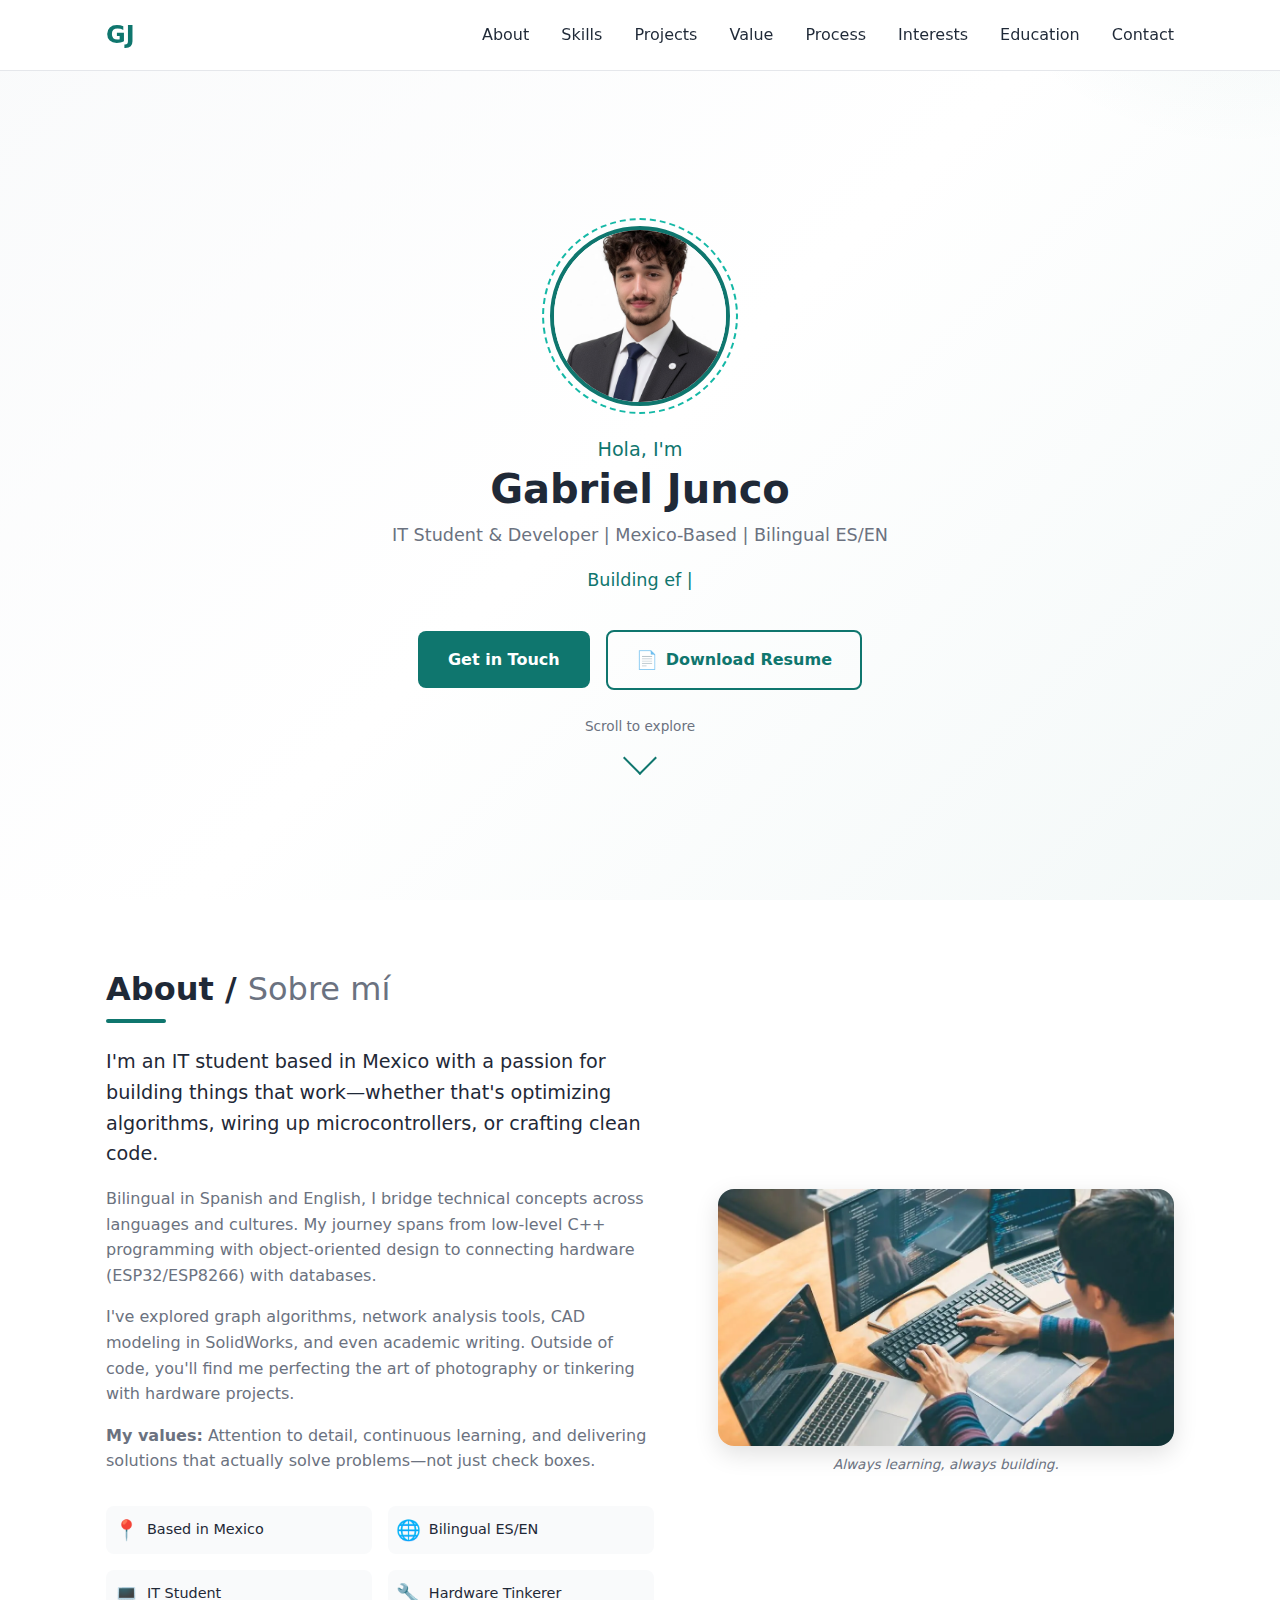
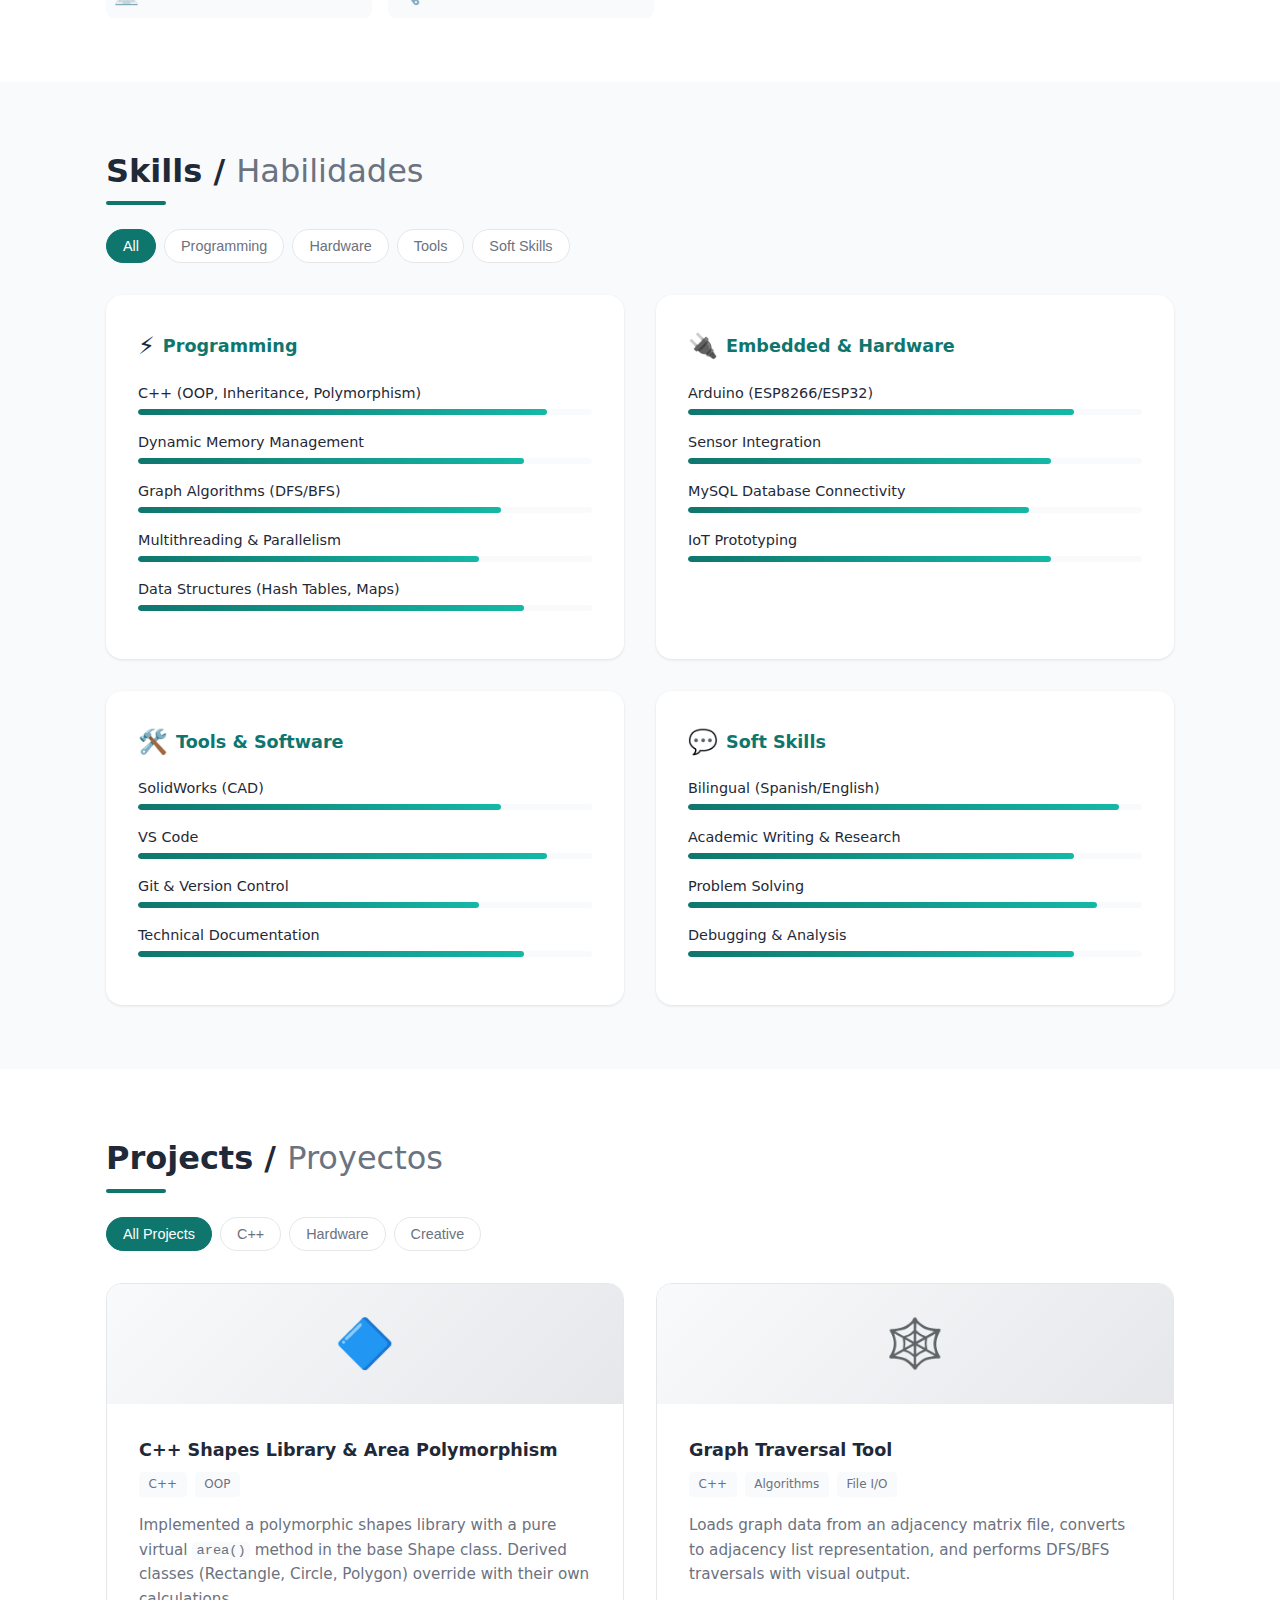
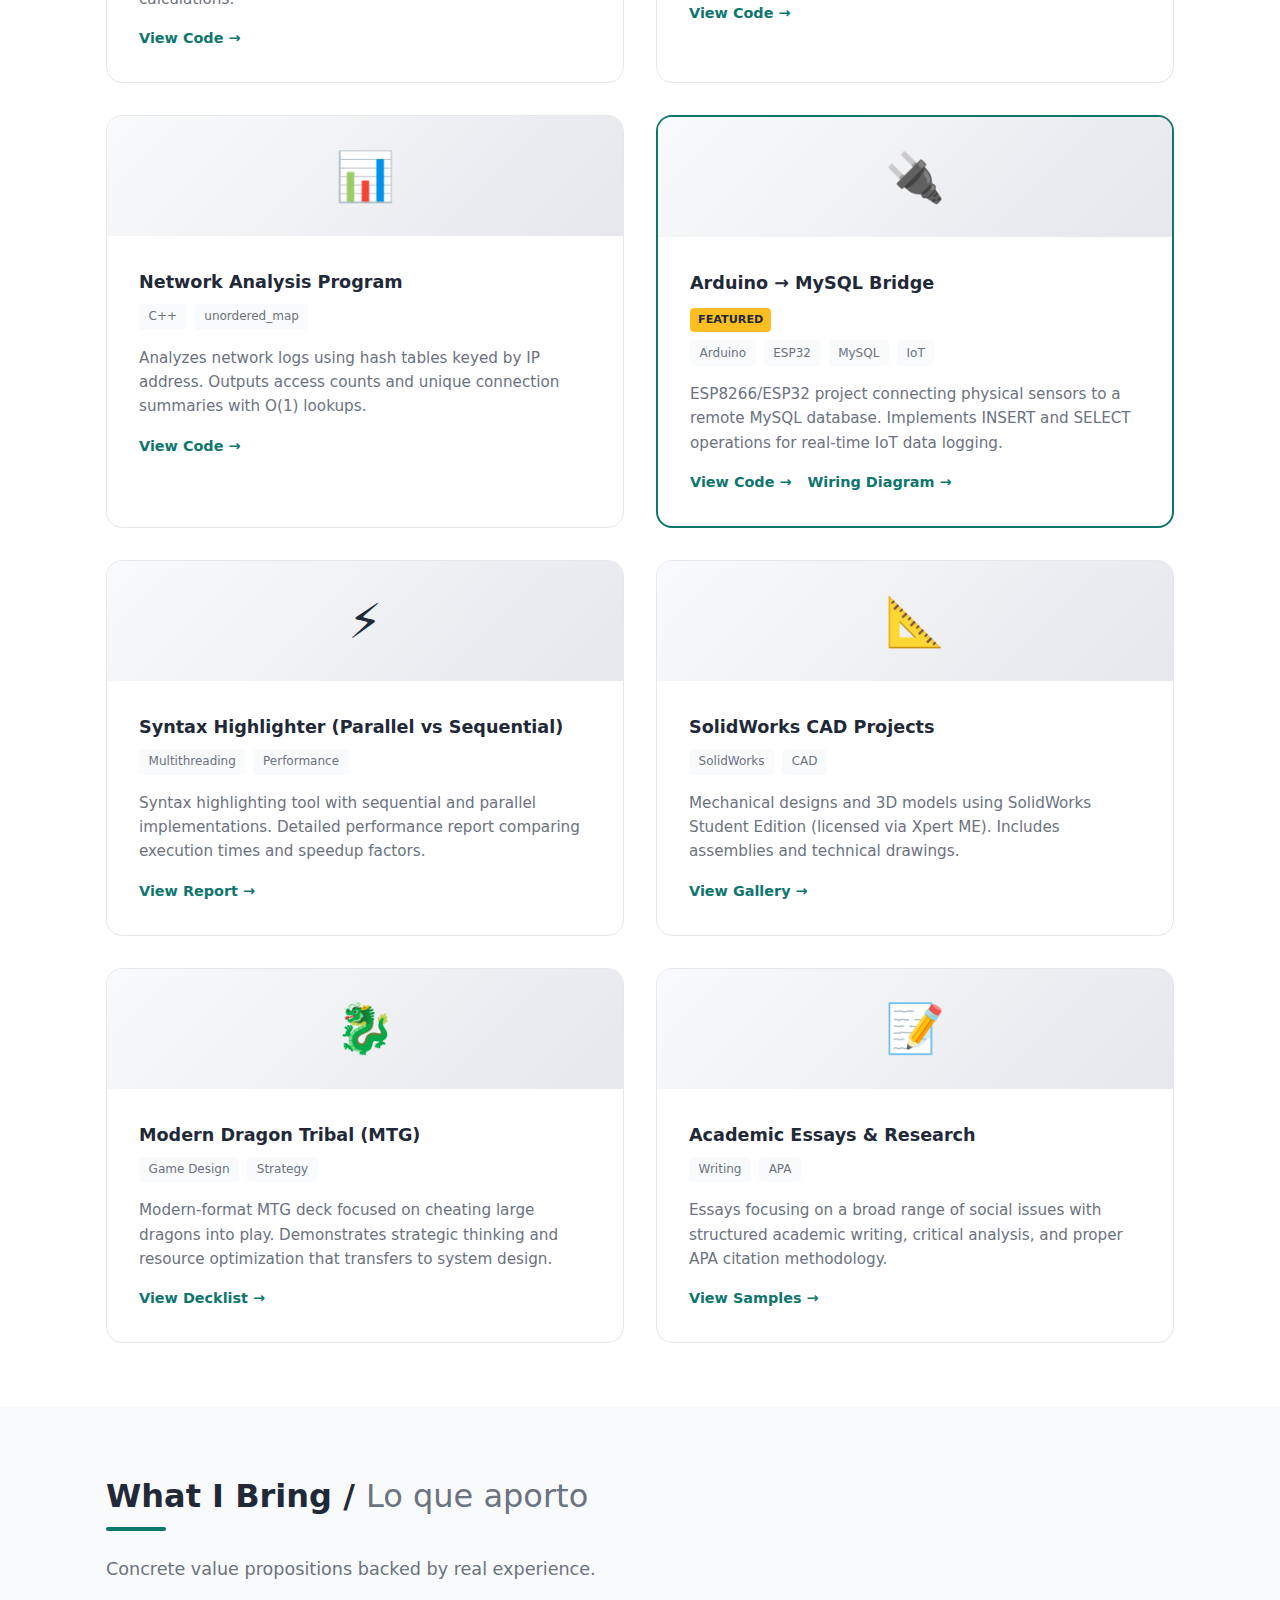
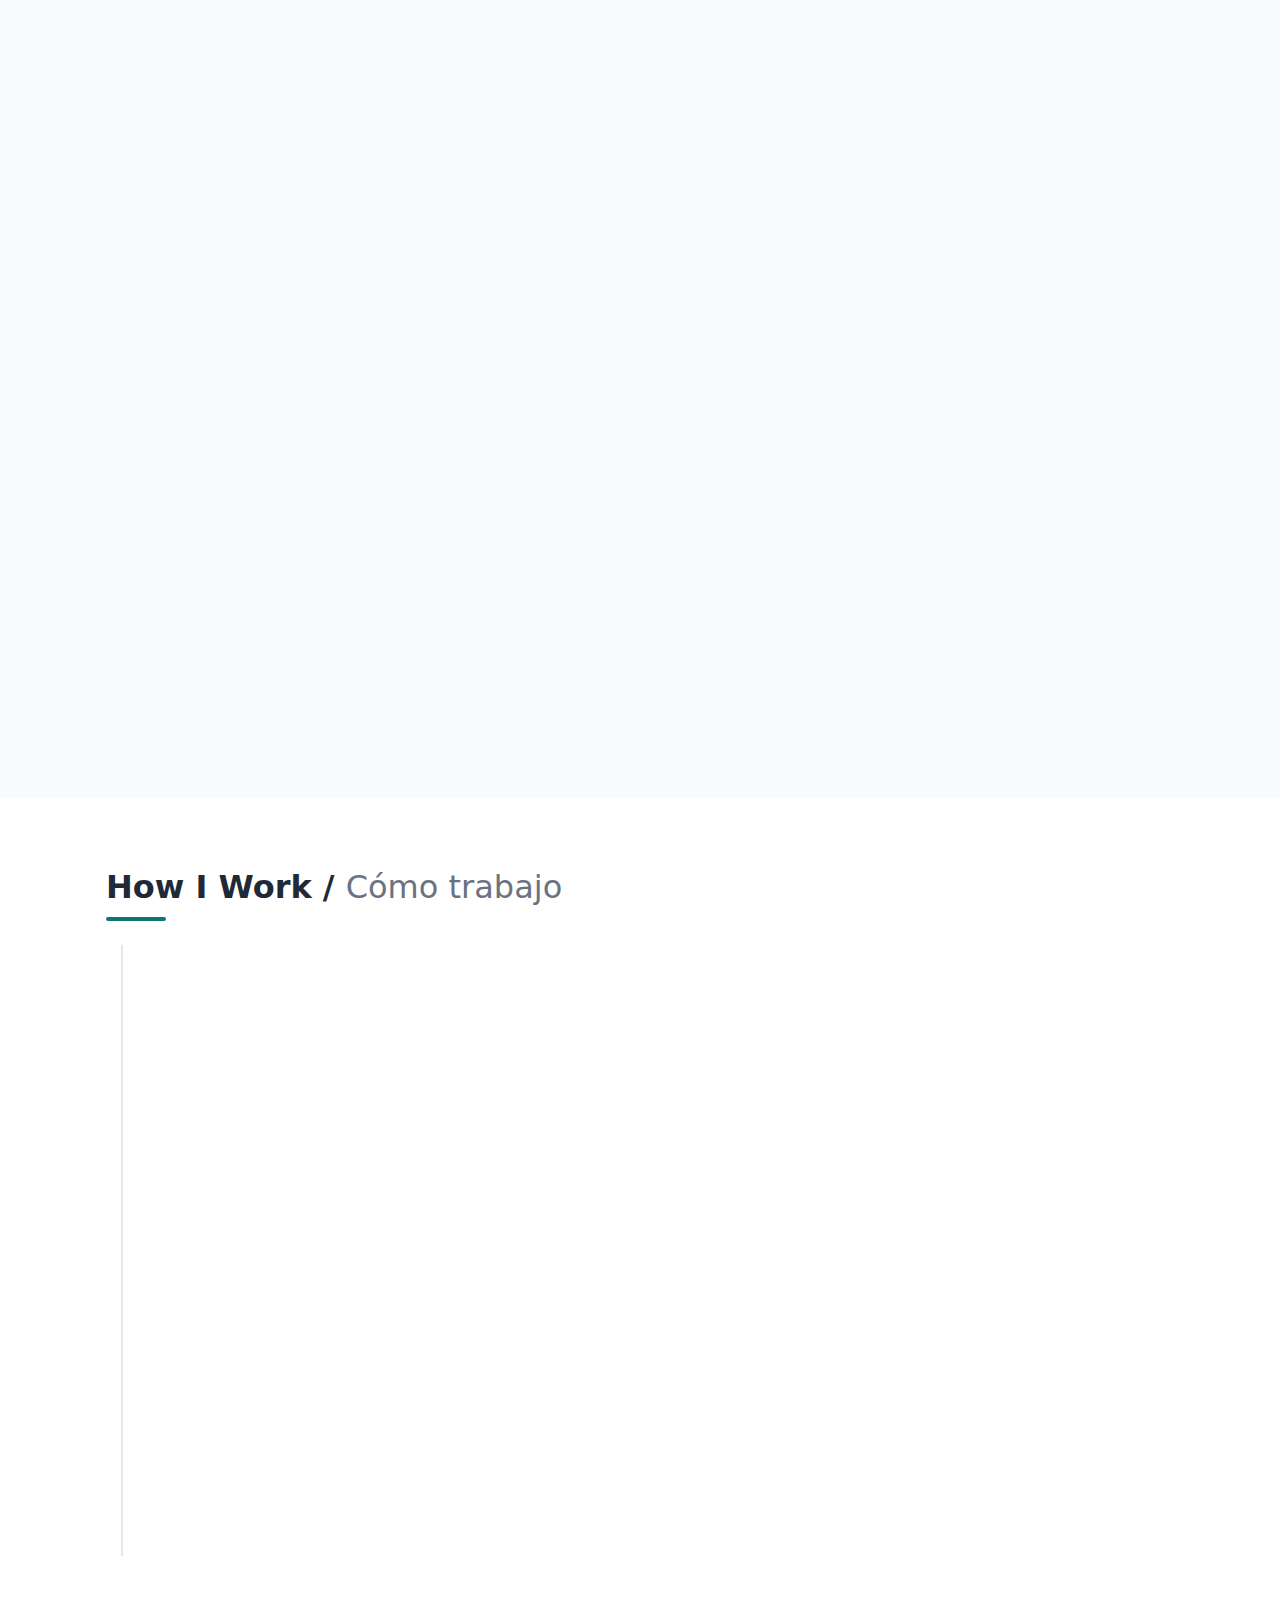
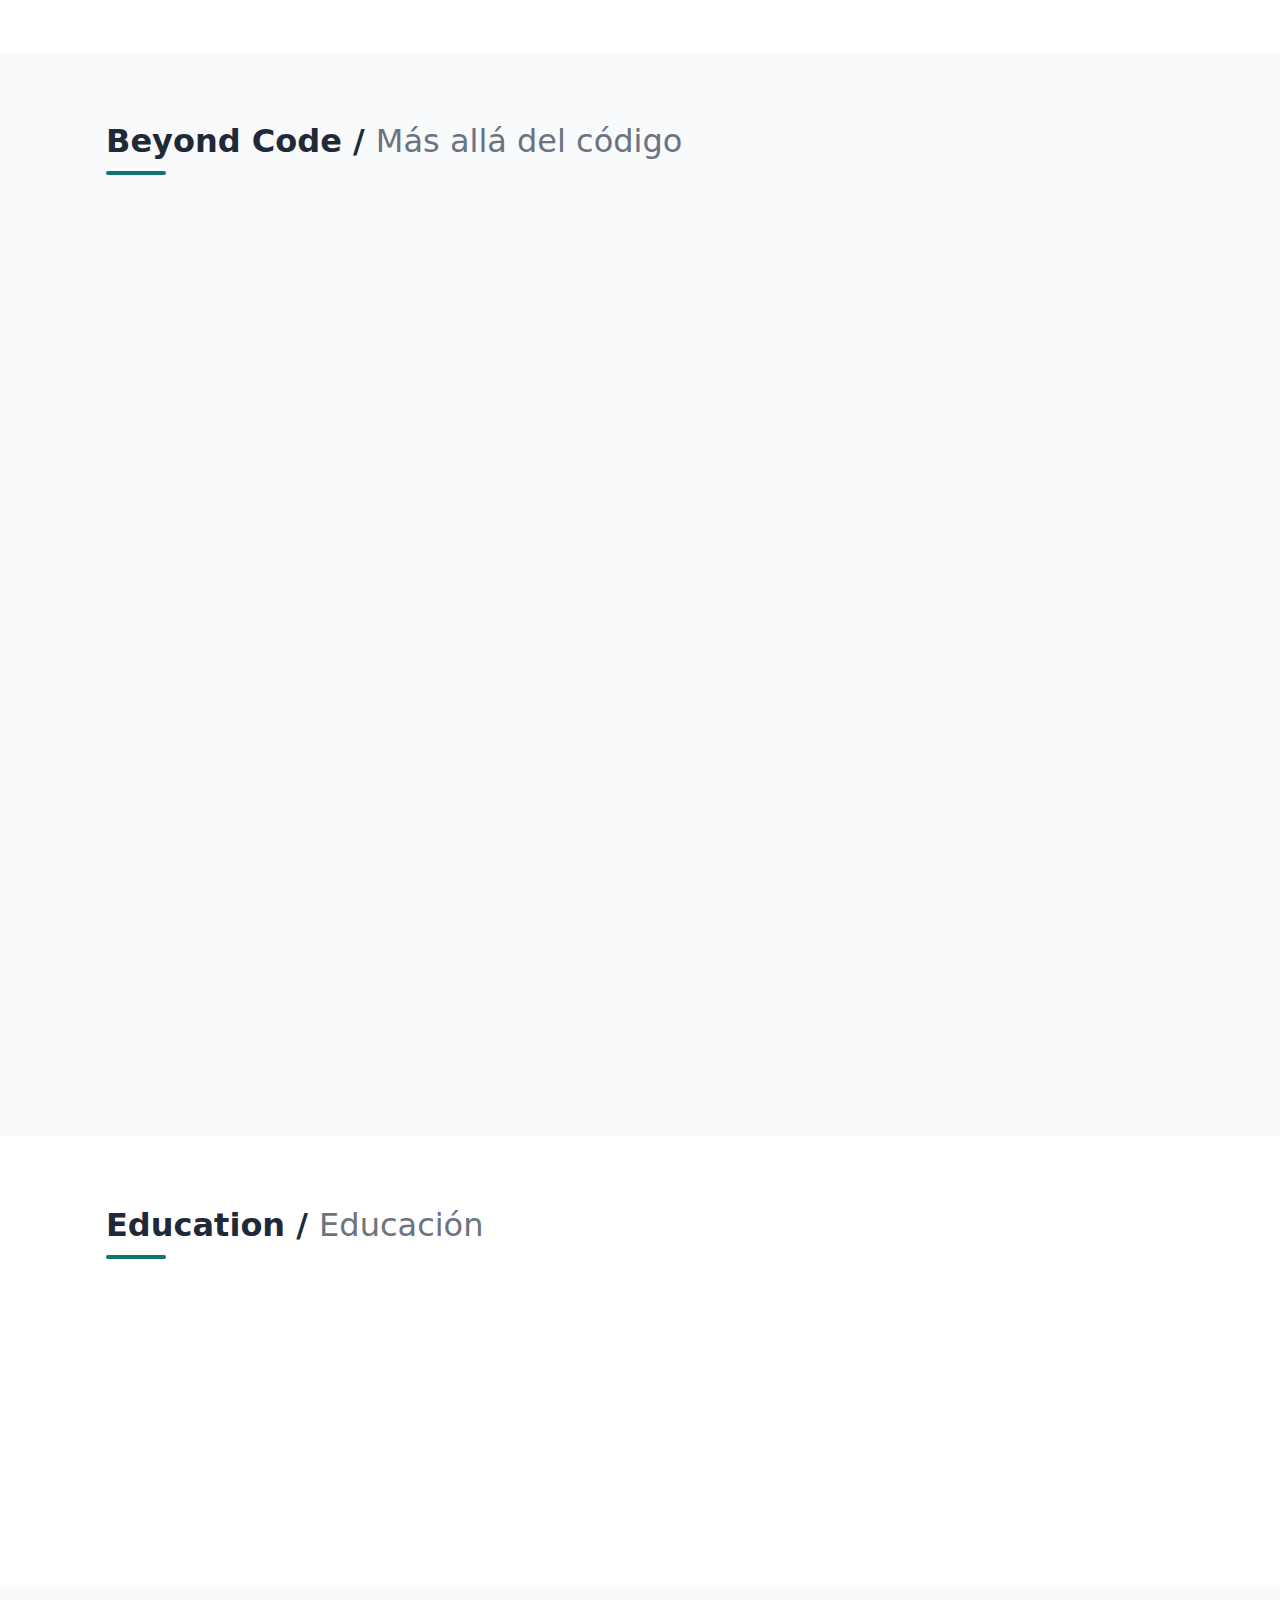
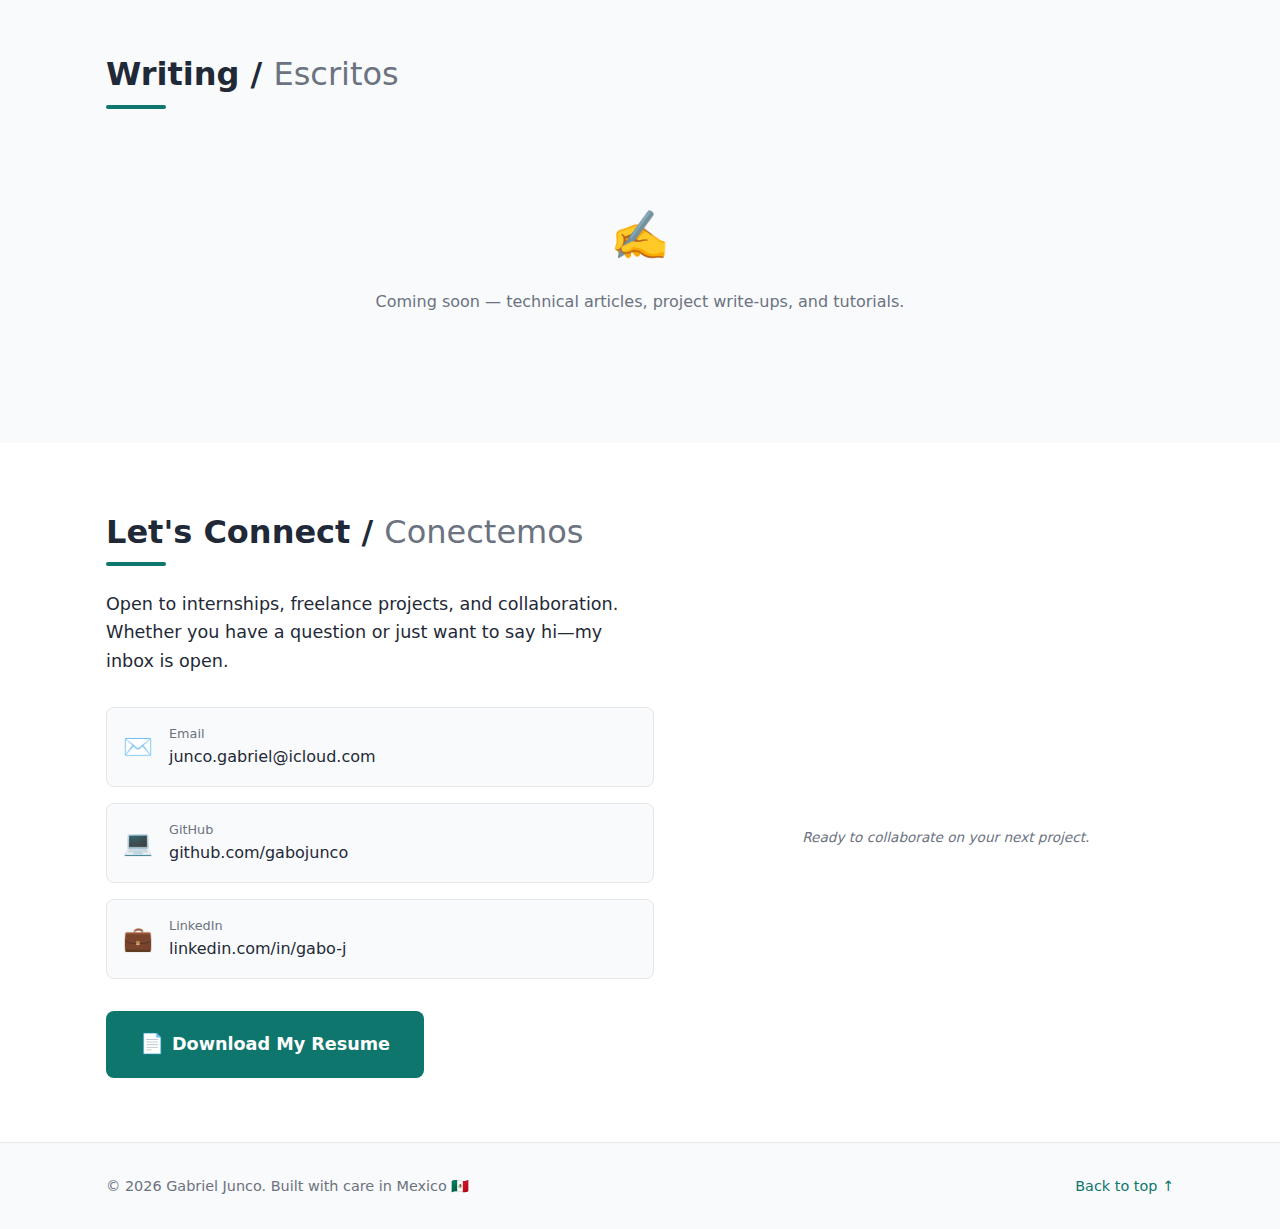
<file: index.html>
<!DOCTYPE html>
<html lang="en">
<head>
    <meta charset="UTF-8">
    <meta name="viewport" content="width=device-width, initial-scale=1.0">
    <title>Gabriel Junco | IT Student & Developer</title>
    
    <!-- SEO Meta Tags -->
    <meta name="description" content="Gabriel Junco - Mexico-based IT student and developer specializing in C++, embedded systems, and web development. Bilingual Spanish/English.">
    <meta name="keywords" content="Gabriel Junco, developer, IT student, C++, Arduino, ESP32, web development, Mexico">
    <meta name="author" content="Gabriel Junco">
    
    <!-- Open Graph Tags -->
    <meta property="og:title" content="Gabriel Junco | IT Student & Developer">
    <meta property="og:description" content="Mexico-based IT student specializing in C++, embedded systems, Arduino, and web development.">
    <meta property="og:type" content="website">
    <meta property="og:url" content="https://gabrieljunco.dev">
    <meta property="og:image" content="./images/my face formal.png">
    
    <!-- JSON-LD Resume Schema -->
    <script type="application/ld+json">
    {
        "@context": "https://schema.org",
        "@type": "Person",
        "name": "Gabriel Junco",
        "jobTitle": "IT Student & Developer",
        "url": "https://gabrieljunco.dev",
        "sameAs": [
            "https://github.com/gabrieljunco",
            "https://linkedin.com/in/gabrieljunco"
        ],
        "knowsAbout": ["C++", "Arduino", "ESP32", "MySQL", "SolidWorks", "Web Development"],
        "knowsLanguage": ["Spanish", "English"]
    }
    </script>
    
    <link rel="stylesheet" href="styles.css">
</head>
<body>
    <!-- Skip Link for Accessibility -->
    <a href="#main" class="skip-link">Skip to main content</a>

    <!-- Navigation -->
    <nav class="nav" id="nav">
        <div class="nav-container">
            <a href="#hero" class="nav-logo">GJ</a>
            <button class="nav-toggle" id="navToggle" aria-label="Toggle navigation" aria-expanded="false">
                <span></span><span></span><span></span>
            </button>
            <ul class="nav-menu" id="navMenu">
                <li><a href="#about">About</a></li>
                <li><a href="#skills">Skills</a></li>
                <li><a href="#projects">Projects</a></li>
                <li><a href="#value">Value</a></li>
                <li><a href="#process">Process</a></li>
                <li><a href="#interests">Interests</a></li>
                <li><a href="#education">Education</a></li>
                <li><a href="#contact">Contact</a></li>
            </ul>
        </div>
    </nav>

    <main id="main">
        <!-- Hero Section -->
        <section class="hero" id="hero">
            <div class="container">
                <div class="hero-content">
                    <div class="hero-img-wrapper">
                        <img src="./images/my face formal.png" alt="Gabriel Junco - IT Student and Developer, professional headshot" class="hero-img" loading="eager">
                        <div class="hero-img-ring"></div>
                    </div>
                    <h1 class="hero-title">
                        <span class="hero-greeting">Hola, I'm</span>
                        Gabriel Junco
                    </h1>
                    <p class="hero-subtitle">IT Student & Developer | Mexico-Based | Bilingual ES/EN</p>
                    
                    <!-- Typing effect taglines -->
                    <div class="hero-typing" aria-label="Dynamic taglines">
                        <span class="typing-text" id="typingText"></span>
                        <span class="typing-cursor">|</span>
                    </div>
                    
                    <div class="hero-cta">
                        <a href="#contact" class="btn btn-primary">Get in Touch</a>
                        <a href="./assets/Gabriel_Junco_Resume.pdf" class="btn btn-secondary" download>
                            <span class="btn-icon">📄</span> Download Resume
                        </a>
                    </div>
                    
                    <!-- Scroll indicator -->
                    <div class="scroll-indicator" aria-hidden="true">
                        <span>Scroll to explore</span>
                        <div class="scroll-arrow"></div>
                    </div>
                </div>
            </div>
        </section>

        <!-- About / Sobre mí -->
        <section class="section" id="about">
            <div class="container">
                <h2 class="section-title">About / <span class="es">Sobre mí</span></h2>
                <div class="about-grid">
                    <div class="about-content">
                        <p class="lead">I'm an IT student based in Mexico with a passion for building things that work—whether that's optimizing algorithms, wiring up microcontrollers, or crafting clean code.</p>
                        <p>Bilingual in Spanish and English, I bridge technical concepts across languages and cultures. My journey spans from low-level C++ programming with object-oriented design to connecting hardware (ESP32/ESP8266) with databases.</p>
                        <p>I've explored graph algorithms, network analysis tools, CAD modeling in SolidWorks, and even academic writing. Outside of code, you'll find me perfecting the art of photography or tinkering with hardware projects.</p>
                        <p><strong>My values:</strong> Attention to detail, continuous learning, and delivering solutions that actually solve problems—not just check boxes.</p>
                        
                        <!-- Quick facts -->
                        <div class="about-facts">
                            <div class="fact">
                                <span class="fact-icon">📍</span>
                                <span class="fact-text">Based in Mexico</span>
                            </div>
                            <div class="fact">
                                <span class="fact-icon">🌐</span>
                                <span class="fact-text">Bilingual ES/EN</span>
                            </div>
                            <div class="fact">
                                <span class="fact-icon">💻</span>
                                <span class="fact-text">IT Student</span>
                            </div>
                            <div class="fact">
                                <span class="fact-icon">🔧</span>
                                <span class="fact-text">Hardware Tinkerer</span>
                            </div>
                        </div>
                    </div>
                    <div class="about-image">
                        <img src="./images/guy with computers.png" alt="Gabriel working with computer equipment and hardware projects" class="about-img" loading="lazy">
                        <p class="img-caption">Always learning, always building.</p>
                    </div>
                </div>
            </div>
        </section>

        <!-- Skills / Habilidades -->
        <section class="section section-alt" id="skills">
            <div class="container">
                <h2 class="section-title">Skills / <span class="es">Habilidades</span></h2>
                
                <!-- Interactive skill filter -->
                <div class="skill-filters">
                    <button class="skill-filter active" data-filter="all">All</button>
                    <button class="skill-filter" data-filter="programming">Programming</button>
                    <button class="skill-filter" data-filter="hardware">Hardware</button>
                    <button class="skill-filter" data-filter="tools">Tools</button>
                    <button class="skill-filter" data-filter="soft">Soft Skills</button>
                </div>
                
                <div class="skills-grid">
                    <div class="skill-category" data-category="programming">
                        <div class="skill-header">
                            <span class="skill-icon">⚡</span>
                            <h3>Programming</h3>
                        </div>
                        <ul class="skill-list">
                            <li>
                                <span class="skill-name">C++ (OOP, Inheritance, Polymorphism)</span>
                                <div class="skill-bar"><div class="skill-progress" style="--progress: 90%"></div></div>
                            </li>
                            <li>
                                <span class="skill-name">Dynamic Memory Management</span>
                                <div class="skill-bar"><div class="skill-progress" style="--progress: 85%"></div></div>
                            </li>
                            <li>
                                <span class="skill-name">Graph Algorithms (DFS/BFS)</span>
                                <div class="skill-bar"><div class="skill-progress" style="--progress: 80%"></div></div>
                            </li>
                            <li>
                                <span class="skill-name">Multithreading & Parallelism</span>
                                <div class="skill-bar"><div class="skill-progress" style="--progress: 75%"></div></div>
                            </li>
                            <li>
                                <span class="skill-name">Data Structures (Hash Tables, Maps)</span>
                                <div class="skill-bar"><div class="skill-progress" style="--progress: 85%"></div></div>
                            </li>
                        </ul>
                    </div>
                    
                    <div class="skill-category" data-category="hardware">
                        <div class="skill-header">
                            <span class="skill-icon">🔌</span>
                            <h3>Embedded & Hardware</h3>
                        </div>
                        <ul class="skill-list">
                            <li>
                                <span class="skill-name">Arduino (ESP8266/ESP32)</span>
                                <div class="skill-bar"><div class="skill-progress" style="--progress: 85%"></div></div>
                            </li>
                            <li>
                                <span class="skill-name">Sensor Integration</span>
                                <div class="skill-bar"><div class="skill-progress" style="--progress: 80%"></div></div>
                            </li>
                            <li>
                                <span class="skill-name">MySQL Database Connectivity</span>
                                <div class="skill-bar"><div class="skill-progress" style="--progress: 75%"></div></div>
                            </li>
                            <li>
                                <span class="skill-name">IoT Prototyping</span>
                                <div class="skill-bar"><div class="skill-progress" style="--progress: 80%"></div></div>
                            </li>
                        </ul>
                    </div>
                    
                    <div class="skill-category" data-category="tools">
                        <div class="skill-header">
                            <span class="skill-icon">🛠️</span>
                            <h3>Tools & Software</h3>
                        </div>
                        <ul class="skill-list">
                            <li>
                                <span class="skill-name">SolidWorks (CAD)</span>
                                <div class="skill-bar"><div class="skill-progress" style="--progress: 80%"></div></div>
                            </li>
                            <li>
                                <span class="skill-name">VS Code</span>
                                <div class="skill-bar"><div class="skill-progress" style="--progress: 90%"></div></div>
                            </li>
                            <li>
                                <span class="skill-name">Git & Version Control</span>
                                <div class="skill-bar"><div class="skill-progress" style="--progress: 75%"></div></div>
                            </li>
                            <li>
                                <span class="skill-name">Technical Documentation</span>
                                <div class="skill-bar"><div class="skill-progress" style="--progress: 85%"></div></div>
                            </li>
                        </ul>
                    </div>
                    
                    <div class="skill-category" data-category="soft">
                        <div class="skill-header">
                            <span class="skill-icon">💬</span>
                            <h3>Soft Skills</h3>
                        </div>
                        <ul class="skill-list">
                            <li>
                                <span class="skill-name">Bilingual (Spanish/English)</span>
                                <div class="skill-bar"><div class="skill-progress" style="--progress: 95%"></div></div>
                            </li>
                            <li>
                                <span class="skill-name">Academic Writing & Research</span>
                                <div class="skill-bar"><div class="skill-progress" style="--progress: 85%"></div></div>
                            </li>
                            <li>
                                <span class="skill-name">Problem Solving</span>
                                <div class="skill-bar"><div class="skill-progress" style="--progress: 90%"></div></div>
                            </li>
                            <li>
                                <span class="skill-name">Debugging & Analysis</span>
                                <div class="skill-bar"><div class="skill-progress" style="--progress: 85%"></div></div>
                            </li>
                        </ul>
                    </div>
                </div>
            </div>
        </section>

        <!-- Projects / Proyectos -->
        <section class="section" id="projects">
            <div class="container">
                <h2 class="section-title">Projects / <span class="es">Proyectos</span></h2>
                
                <!-- Project filter tabs -->
                <div class="project-filters">
                    <button class="project-filter active" data-filter="all">All Projects</button>
                    <button class="project-filter" data-filter="cpp">C++</button>
                    <button class="project-filter" data-filter="hardware">Hardware</button>
                    <button class="project-filter" data-filter="creative">Creative</button>
                </div>
                
                <div class="projects-grid">
                    
                    <!-- Project 1 -->
                    <article class="project-card" data-tags="cpp">
                        <div class="project-image">
                            <div class="project-placeholder"><span>🔷</span></div>
                        </div>
                        <div class="project-body">
                            <div class="project-header">
                                <h3>C++ Shapes Library & Area Polymorphism</h3>
                                <div class="project-tags">
                                    <span class="tag">C++</span>
                                    <span class="tag">OOP</span>
                                </div>
                            </div>
                            <p>Implemented a polymorphic shapes library with a pure virtual <code>area()</code> method in the base Shape class. Derived classes (Rectangle, Circle, Polygon) override with their own calculations.</p>
                            <div class="project-links">
                                <a href="#" class="project-link">View Code →</a>
                            </div>
                        </div>
                    </article>

                    <!-- Project 2 -->
                    <article class="project-card" data-tags="cpp">
                        <div class="project-image">
                            <div class="project-placeholder"><span>🕸️</span></div>
                        </div>
                        <div class="project-body">
                            <div class="project-header">
                                <h3>Graph Traversal Tool</h3>
                                <div class="project-tags">
                                    <span class="tag">C++</span>
                                    <span class="tag">Algorithms</span>
                                    <span class="tag">File I/O</span>
                                </div>
                            </div>
                            <p>Loads graph data from an adjacency matrix file, converts to adjacency list representation, and performs DFS/BFS traversals with visual output.</p>
                            <div class="project-links">
                                <a href="#" class="project-link">View Code →</a>
                            </div>
                        </div>
                    </article>

                    <!-- Project 3 -->
                    <article class="project-card" data-tags="cpp">
                        <div class="project-image">
                            <div class="project-placeholder"><span>📊</span></div>
                        </div>
                        <div class="project-body">
                            <div class="project-header">
                                <h3>Network Analysis Program</h3>
                                <div class="project-tags">
                                    <span class="tag">C++</span>
                                    <span class="tag">unordered_map</span>
                                </div>
                            </div>
                            <p>Analyzes network logs using hash tables keyed by IP address. Outputs access counts and unique connection summaries with O(1) lookups.</p>
                            <div class="project-links">
                                <a href="#" class="project-link">View Code →</a>
                            </div>
                        </div>
                    </article>

                    <!-- Project 4 - Featured -->
                    <article class="project-card featured" data-tags="hardware">
                        <div class="project-image">
                            <div class="project-placeholder"><span>🔌</span></div>
                        </div>
                        <div class="project-body">
                            <div class="project-header">
                                <h3>Arduino → MySQL Bridge</h3>
                                <span class="featured-badge">Featured</span>
                                <div class="project-tags">
                                    <span class="tag">Arduino</span>
                                    <span class="tag">ESP32</span>
                                    <span class="tag">MySQL</span>
                                    <span class="tag">IoT</span>
                                </div>
                            </div>
                            <p>ESP8266/ESP32 project connecting physical sensors to a remote MySQL database. Implements INSERT and SELECT operations for real-time IoT data logging.</p>
                            <div class="project-links">
                                <a href="#" class="project-link">View Code →</a>
                                <a href="#" class="project-link">Wiring Diagram →</a>
                            </div>
                        </div>
                    </article>

                    <!-- Project 5 -->
                    <article class="project-card" data-tags="cpp">
                        <div class="project-image">
                            <div class="project-placeholder"><span>⚡</span></div>
                        </div>
                        <div class="project-body">
                            <div class="project-header">
                                <h3>Syntax Highlighter (Parallel vs Sequential)</h3>
                                <div class="project-tags">
                                    <span class="tag">Multithreading</span>
                                    <span class="tag">Performance</span>
                                </div>
                            </div>
                            <p>Syntax highlighting tool with sequential and parallel implementations. Detailed performance report comparing execution times and speedup factors.</p>
                            <div class="project-links">
                                <a href="#" class="project-link">View Report →</a>
                            </div>
                        </div>
                    </article>

                    <!-- Project 6 -->
                    <article class="project-card" data-tags="hardware">
                        <div class="project-image">
                            <div class="project-placeholder"><span>📐</span></div>
                        </div>
                        <div class="project-body">
                            <div class="project-header">
                                <h3>SolidWorks CAD Projects</h3>
                                <div class="project-tags">
                                    <span class="tag">SolidWorks</span>
                                    <span class="tag">CAD</span>
                                </div>
                            </div>
                            <p>Mechanical designs and 3D models using SolidWorks Student Edition (licensed via Xpert ME). Includes assemblies and technical drawings.</p>
                            <div class="project-links">
                                <a href="#" class="project-link">View Gallery →</a>
                            </div>
                        </div>
                    </article>

                    <!-- Project 7 -->
                    <article class="project-card" data-tags="creative">
                        <div class="project-image">
                            <div class="project-placeholder"><span>🐉</span></div>
                        </div>
                        <div class="project-body">
                            <div class="project-header">
                                <h3>Modern Dragon Tribal (MTG)</h3>
                                <div class="project-tags">
                                    <span class="tag">Game Design</span>
                                    <span class="tag">Strategy</span>
                                </div>
                            </div>
                            <p>Modern-format MTG deck focused on cheating large dragons into play. Demonstrates strategic thinking and resource optimization that transfers to system design.</p>
                            <div class="project-links">
                                <a href="#" class="project-link">View Decklist →</a>
                            </div>
                        </div>
                    </article>

                    <!-- Project 8 -->
                    <article class="project-card" data-tags="creative">
                        <div class="project-image">
                            <div class="project-placeholder"><span>📝</span></div>
                        </div>
                        <div class="project-body">
                            <div class="project-header">
                                <h3>Academic Essays & Research</h3>
                                <div class="project-tags">
                                    <span class="tag">Writing</span>
                                    <span class="tag">APA</span>
                                </div>
                            </div>
                            <p>Essays focusing on a broad range of social issues with structured academic writing, critical analysis, and proper APA citation methodology.</p>
                            <div class="project-links">
                                <a href="#" class="project-link">View Samples →</a>
                            </div>
                        </div>
                    </article>

                </div>
            </div>
        </section>

        <!-- What I Bring / Lo que aporto -->
        <section class="section section-alt" id="value">
            <div class="container">
                <h2 class="section-title">What I Bring / <span class="es">Lo que aporto</span></h2>
                <p class="section-intro">Concrete value propositions backed by real experience.</p>
                
                <div class="value-grid">
                    <div class="value-item">
                        <div class="value-icon">🔧</div>
                        <h3>Strong C++ Fundamentals</h3>
                        <p>Deep understanding of OOP, memory management, and STL.</p>
                        <div class="value-proof"><strong>Delivered via:</strong> Polymorphic designs, clean class hierarchies, RAII patterns.</div>
                    </div>
                    
                    <div class="value-item">
                        <div class="value-icon">⚡</div>
                        <h3>Algorithm Proficiency</h3>
                        <p>Graph traversals, hash-based lookups, performance optimization.</p>
                        <div class="value-proof"><strong>Delivered via:</strong> Right data structure for the problem. Profile before optimizing.</div>
                    </div>
                    
                    <div class="value-item">
                        <div class="value-icon">🔌</div>
                        <h3>Hardware-Software Integration</h3>
                        <p>Bridging physical sensors with databases using Arduino/ESP.</p>
                        <div class="value-proof"><strong>Delivered via:</strong> End-to-end IoT solutions from sensor to database.</div>
                    </div>
                    
                    <div class="value-item">
                        <div class="value-icon">📐</div>
                        <h3>CAD & Mechanical Thinking</h3>
                        <p>SolidWorks for prototyping. I think in 3D.</p>
                        <div class="value-proof"><strong>Delivered via:</strong> Technical drawings, assemblies, design-for-manufacturing.</div>
                    </div>
                    
                    <div class="value-item">
                        <div class="value-icon">🌐</div>
                        <h3>Bilingual Communication</h3>
                        <p>Fluent Spanish and English. Clear documentation.</p>
                        <div class="value-proof"><strong>Delivered via:</strong> Localization-ready code, cross-cultural teamwork.</div>
                    </div>
                    
                    <div class="value-item">
                        <div class="value-icon">📝</div>
                        <h3>Technical Writing</h3>
                        <p>From academic papers to code comments.</p>
                        <div class="value-proof"><strong>Delivered via:</strong> READMEs, inline comments, structured reports.</div>
                    </div>
                    
                    <div class="value-item">
                        <div class="value-icon">🔍</div>
                        <h3>Debugging & Problem-Solving</h3>
                        <p>Systematic approach to finding and fixing issues.</p>
                        <div class="value-proof"><strong>Delivered via:</strong> Reproduce → isolate → fix → verify → document.</div>
                    </div>
                    
                    <div class="value-item">
                        <div class="value-icon">📚</div>
                        <h3>Continuous Learner</h3>
                        <p>Always exploring new tools and concepts.</p>
                        <div class="value-proof"><strong>Delivered via:</strong> Self-directed learning, side projects, doc deep-dives.</div>
                    </div>
                </div>
            </div>
        </section>

        <!-- How I Work / Cómo trabajo -->
        <section class="section" id="process">
            <div class="container">
                <h2 class="section-title">How I Work / <span class="es">Cómo trabajo</span></h2>
                
                <div class="process-timeline">
                    <div class="process-item">
                        <div class="process-number">01</div>
                        <div class="process-content">
                            <h3>Development Environment</h3>
                            <p>VS Code with appropriate extensions. Git for version control—frequent commits, meaningful messages.</p>
                            <div class="process-tools">
                                <span class="tool-tag">VS Code</span>
                                <span class="tool-tag">Git</span>
                                <span class="tool-tag">Terminal</span>
                            </div>
                        </div>
                    </div>
                    
                    <div class="process-item">
                        <div class="process-number">02</div>
                        <div class="process-content">
                            <h3>Code Quality</h3>
                            <p>Clean, commented code. Functions do one thing well. Refactor when complexity grows.</p>
                            <div class="process-tools">
                                <span class="tool-tag">Clean Code</span>
                                <span class="tool-tag">Refactoring</span>
                            </div>
                        </div>
                    </div>
                    
                    <div class="process-item">
                        <div class="process-number">03</div>
                        <div class="process-content">
                            <h3>Testing & Validation</h3>
                            <p>Test as I build. Verify with known inputs. Prototype incrementally.</p>
                            <div class="process-tools">
                                <span class="tool-tag">Unit Tests</span>
                                <span class="tool-tag">Edge Cases</span>
                            </div>
                        </div>
                    </div>
                    
                    <div class="process-item">
                        <div class="process-number">04</div>
                        <div class="process-content">
                            <h3>Documentation</h3>
                            <p>README files, inline comments. Document setup, dependencies, known issues.</p>
                            <div class="process-tools">
                                <span class="tool-tag">README</span>
                                <span class="tool-tag">Comments</span>
                            </div>
                        </div>
                    </div>
                    
                    <div class="process-item">
                        <div class="process-number">05</div>
                        <div class="process-content">
                            <h3>Collaboration</h3>
                            <p>Clear communication, async-friendly. Ask early, flag blockers promptly.</p>
                            <div class="process-tools">
                                <span class="tool-tag">Communication</span>
                                <span class="tool-tag">Feedback</span>
                            </div>
                        </div>
                    </div>
                </div>
            </div>
        </section>

        <!-- Interests / Intereses -->
        <section class="section section-alt" id="interests">
            <div class="container">
                <h2 class="section-title">Beyond Code / <span class="es">Más allá del código</span></h2>
                
                <div class="interests-grid">
                    <div class="interest-card has-image">
                        <div class="interest-image">
                            <img src="./images/me with girlfriend horizontal.png" alt="Gabriel enjoying time outside of work" loading="lazy">
                        </div>
                        <div class="interest-content">
                            <h3>Life Outside the IDE</h3>
                            <p>Great developers need balance. Quality time with loved ones, exploring new places, and recharging. These experiences fuel creativity and problem-solving.</p>
                        </div>
                    </div>
                    
                    <div class="interest-card">
                        <div class="interest-icon">🐉</div>
                        <div class="interest-content">
                            <h3>Magic: The Gathering</h3>
                            <p>Modern Dragon Tribal enthusiast. Deck-building = system design: resource management, optimization, adapting to the meta.</p>
                        </div>
                    </div>
                    
                    <div class="interest-card">
                        <div class="interest-icon">🔧</div>
                        <div class="interest-content">
                            <h3>Hardware Tinkering</h3>
                            <p>ESP32 projects, sensor experiments, IoT prototypes. Making physical things respond to code.</p>
                        </div>
                    </div>
                    
                    <div class="interest-card">
                        <div class="interest-icon">📖</div>
                        <div class="interest-content">
                            <h3>Reading & Research</h3>
                            <p>Technical docs to academic theory. Deep dives that challenge thinking and expand perspective.</p>
                        </div>
                    </div>
                </div>
            </div>
        </section>

        <!-- Education / Educación -->
        <section class="section" id="education">
            <div class="container">
                <h2 class="section-title">Education / <span class="es">Educación</span></h2>
                
                <div class="education-grid">
                    <div class="edu-card main-edu">
                        <div class="edu-icon">🎓</div>
                        <div class="edu-content">
                            <h3>Information Technology (IT)</h3>
                            <p class="edu-institution">Tecnologico De Monterrey — Mexico</p>
                            <p class="edu-date">Expected Graduation: 2027</p>
                            <p class="edu-description">Coursework in programming, algorithms, databases, networking, and systems design.</p>
                            <div class="edu-highlights">
                                <span>Data Structures</span>
                                <span>Algorithms</span>
                                <span>Databases</span>
                                <span>Networking</span>
                            </div>
                        </div>
                    </div>
                    
                    <div class="edu-card">
                        <div class="edu-icon">📜</div>
                        <div class="edu-content">
                            <h3>Certifications</h3>
                            <ul class="cert-list">
                                <li>SolidWorks Student Edition <span class="cert-issuer">via Xpert ME</span></li>
                                <li class="placeholder"></li>
                            </ul>
                        </div>
                    </div>
                </div>
            </div>
        </section>

        <!-- Blog Placeholder -->
        <section class="section section-alt" id="blog">
            <div class="container">
                <h2 class="section-title">Writing / <span class="es">Escritos</span></h2>
                <div class="blog-placeholder">
                    <div class="blog-icon">✍️</div>
                    <p>Coming soon — technical articles, project write-ups, and tutorials.</p>
                </div>
            </div>
        </section>

        <!-- Contact / Contacto -->
        <section class="section" id="contact">
            <div class="container">
                <h2 class="section-title">Let's Connect / <span class="es">Conectemos</span></h2>
                
                <div class="contact-grid">
                    <div class="contact-info">
                        <p class="contact-intro">Open to internships, freelance projects, and collaboration. Whether you have a question or just want to say hi—my inbox is open.</p>
                        
                        <div class="contact-links">
                            <a href="mailto:junco.gabriel@icloud.com" class="contact-card">
                                <span class="contact-icon">✉️</span>
                                <div class="contact-details">
                                    <span class="contact-label">Email</span>
                                    <span class="contact-value">junco.gabriel@icloud.com</span>
                                </div>
                            </a>
                            
                            <a href="https://github.com/GaboJunco" class="contact-card" target="_blank" rel="noopener">
                                <span class="contact-icon">💻</span>
                                <div class="contact-details">
                                    <span class="contact-label">GitHub</span>
                                    <span class="contact-value">github.com/gabojunco</span>
                                </div>
                            </a>
                            
                            <a href="https://www.linkedin.com/in/gabo-j-086696353/" class="contact-card" target="_blank" rel="noopener">
                                <span class="contact-icon">💼</span>
                                <div class="contact-details">
                                    <span class="contact-label">LinkedIn</span>
                                    <span class="contact-value">linkedin.com/in/gabo-j</span>
                                </div>
                            </a>
                        </div>
                        
                        <a href="./assets/Gabriel_Junco_Resume.pdf" class="btn btn-primary btn-large" download>
                            <span class="btn-icon">📄</span> Download My Resume
                        </a>
                    </div>
                    
                    <div class="contact-image">
                        <img src="./images/i pad office.png" alt="Gabriel's workspace setup with iPad and office environment" loading="lazy">
                        <p class="img-caption">Ready to collaborate on your next project.</p>
                    </div>
                </div>
            </div>
        </section>
    </main>

    <!-- Footer -->
    <footer class="footer">
        <div class="container">
            <div class="footer-content">
                <p>© 2026 Gabriel Junco. Built with care in Mexico 🇲🇽</p>
                <a href="#hero" class="back-link">Back to top ↑</a>
            </div>
        </div>
    </footer>

    <!-- Back to top button -->
    <button class="back-to-top" id="backToTop" aria-label="Back to top">↑</button>

    <script src="script.js"></script>
</body>
</html>
</file>
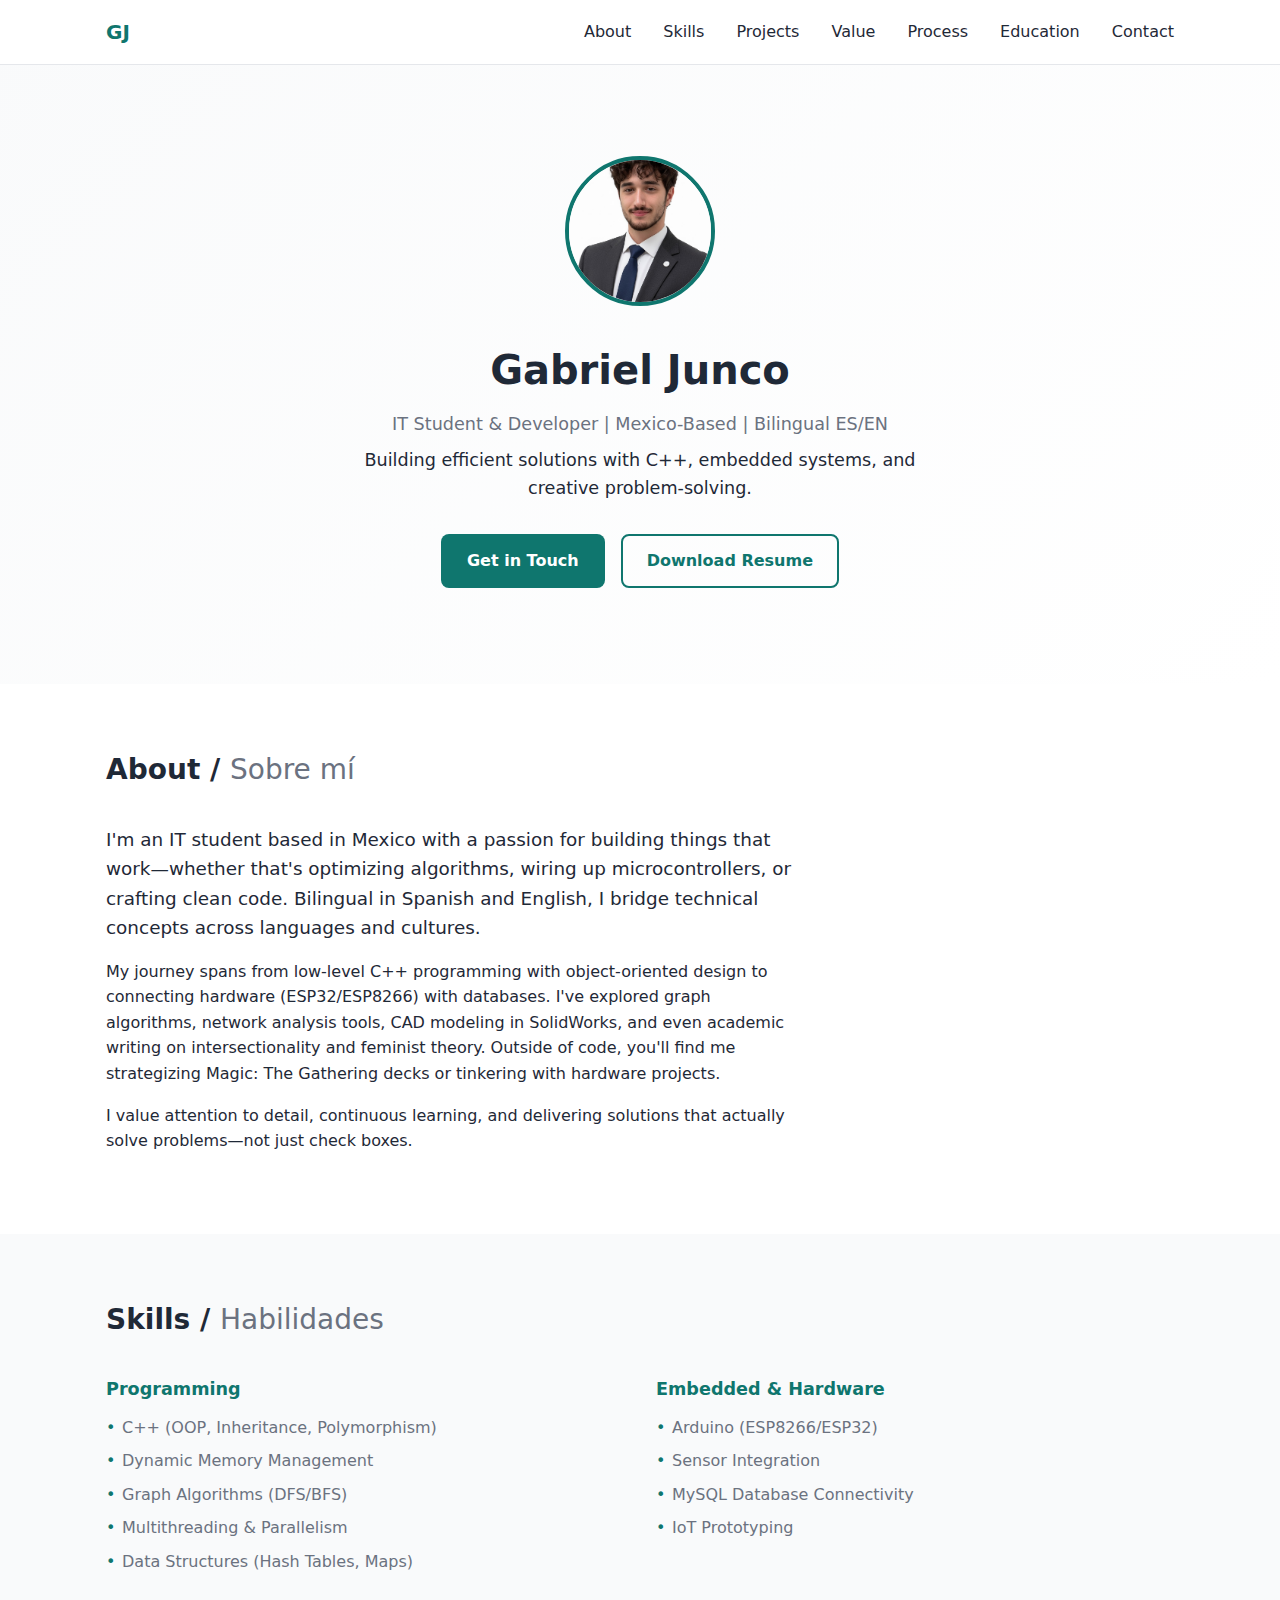
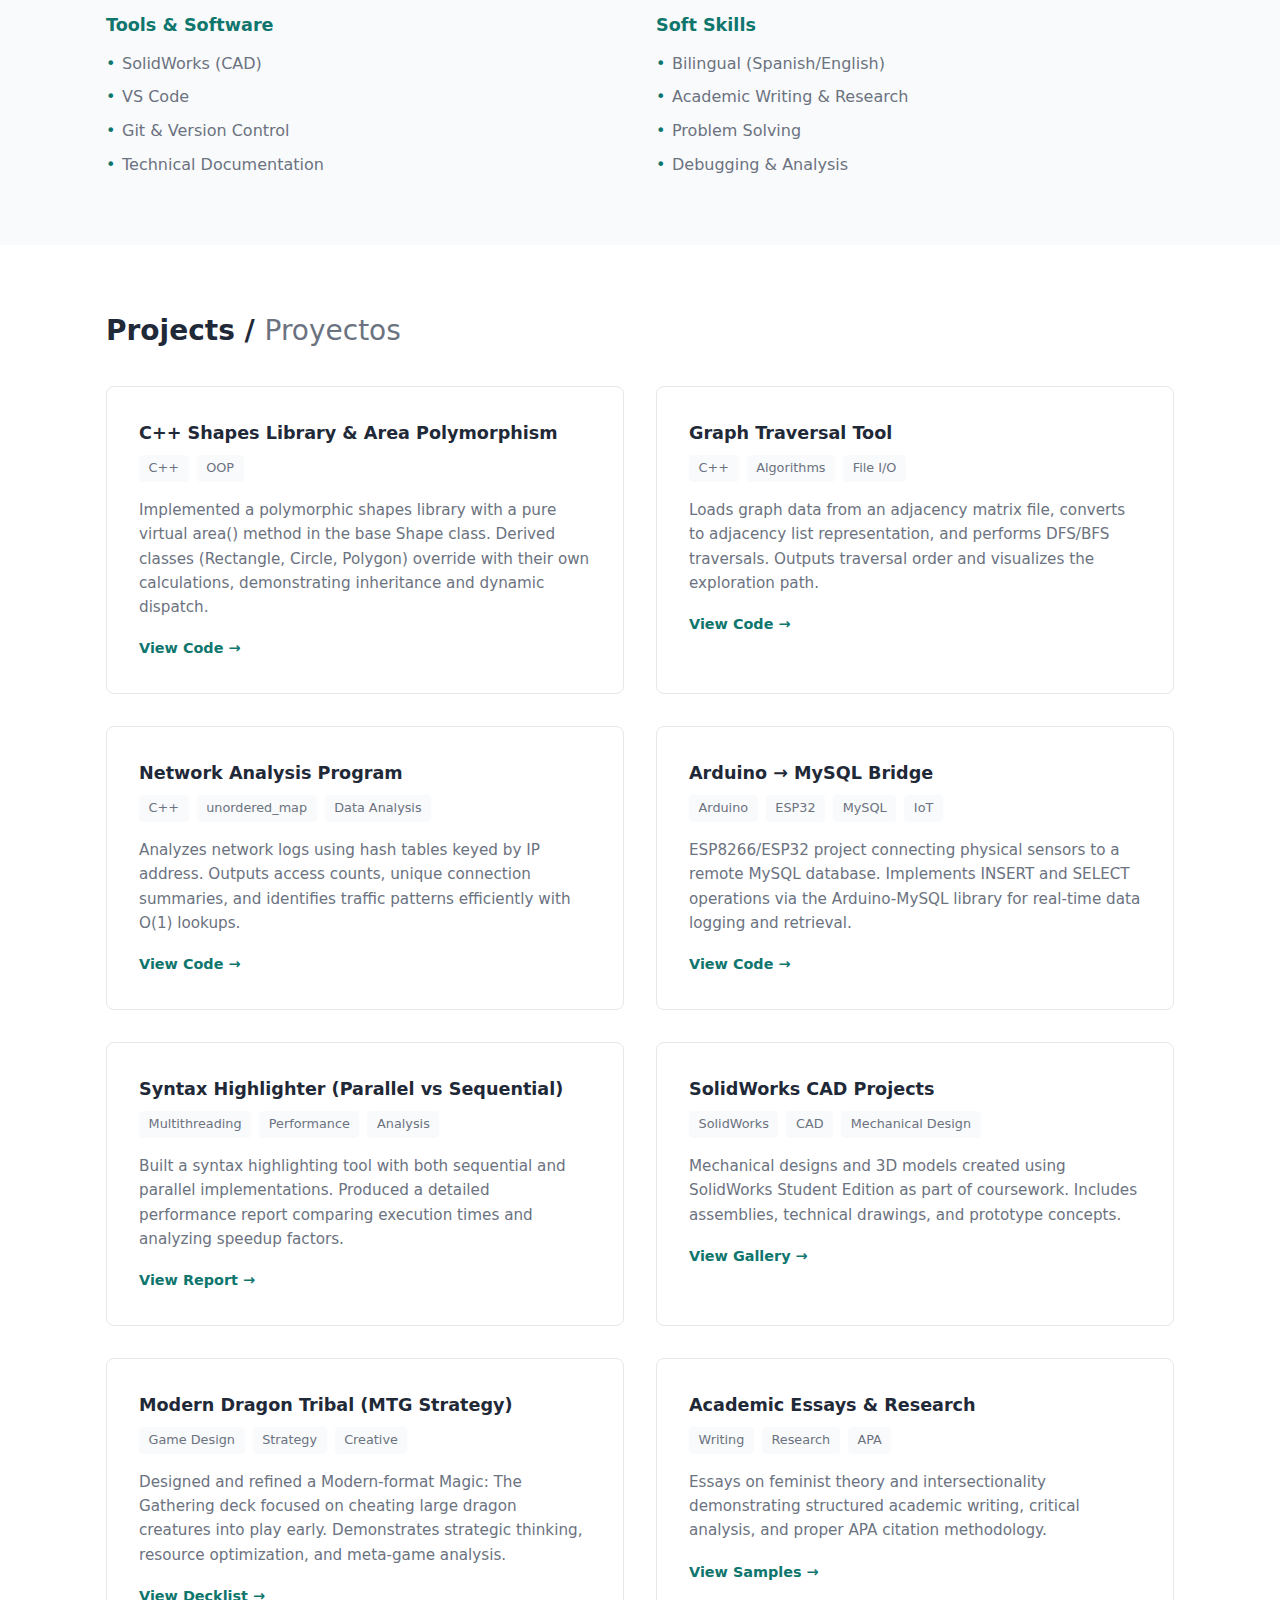
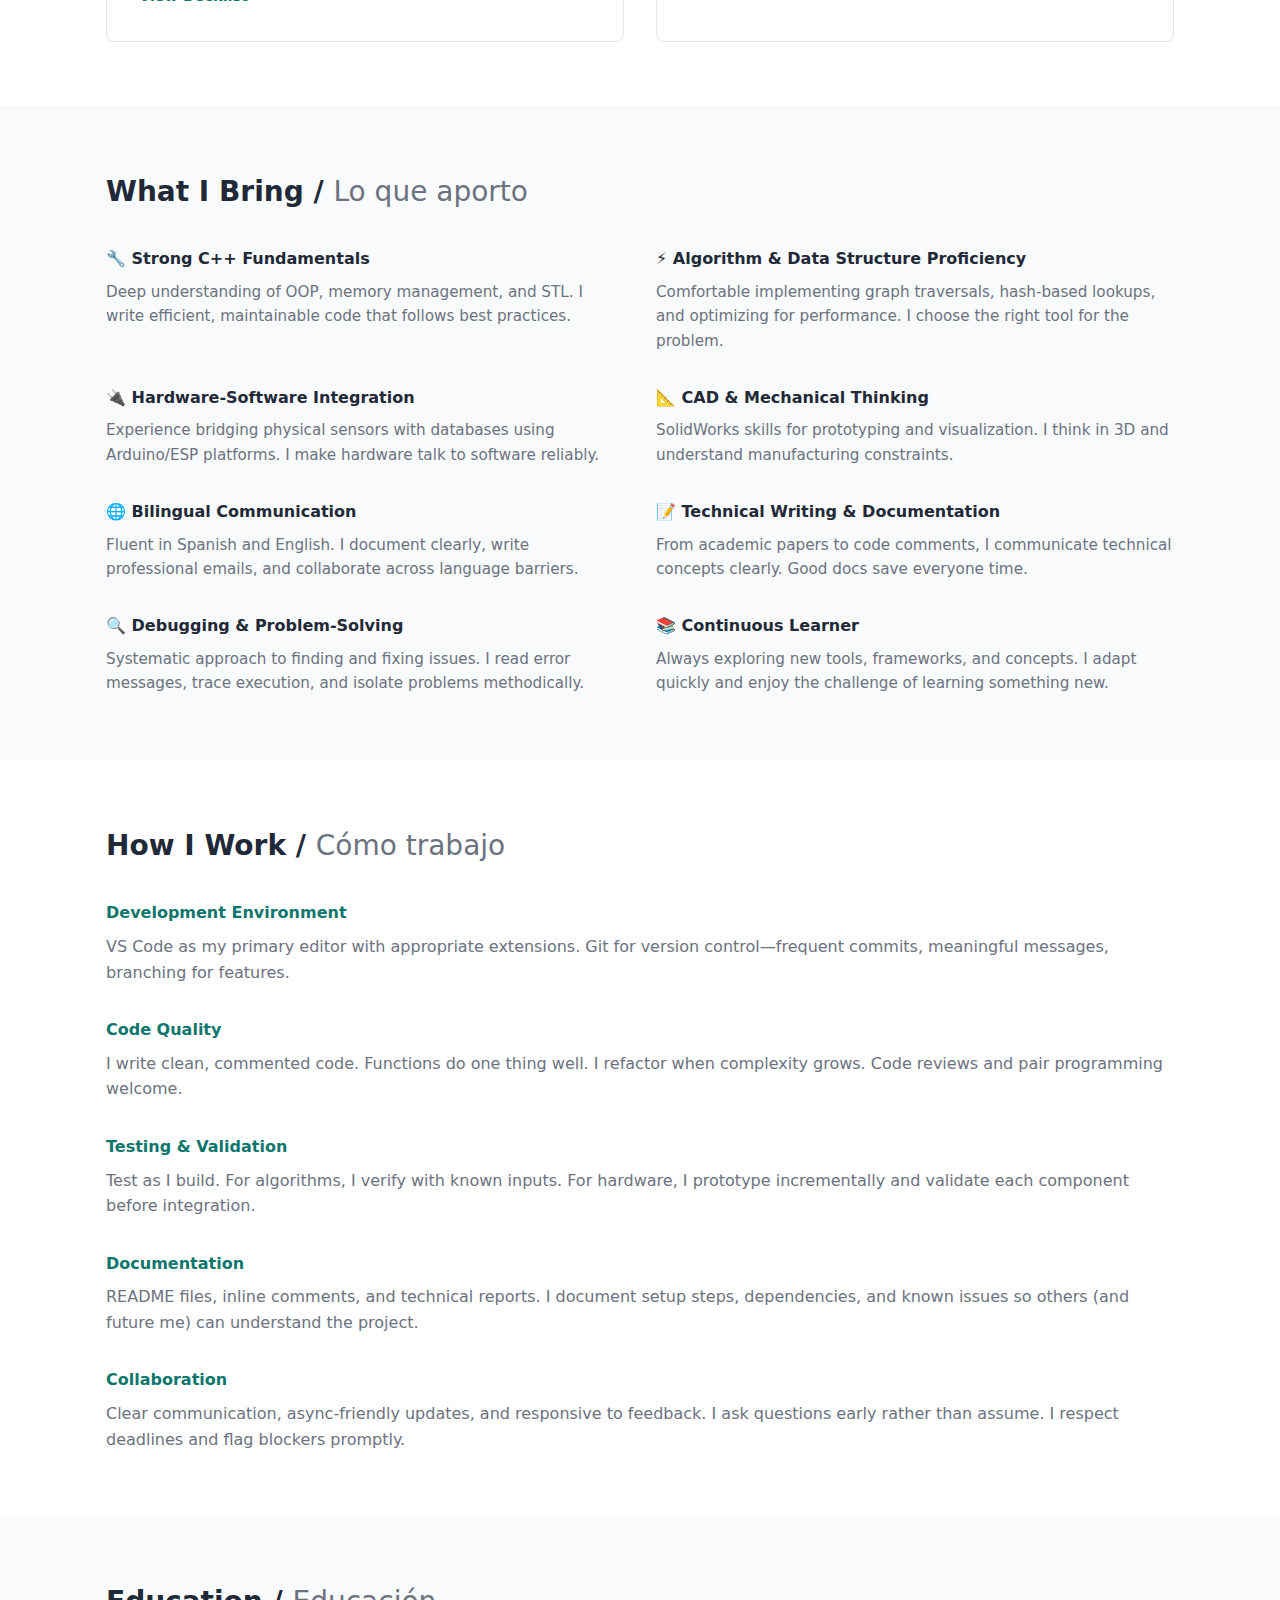
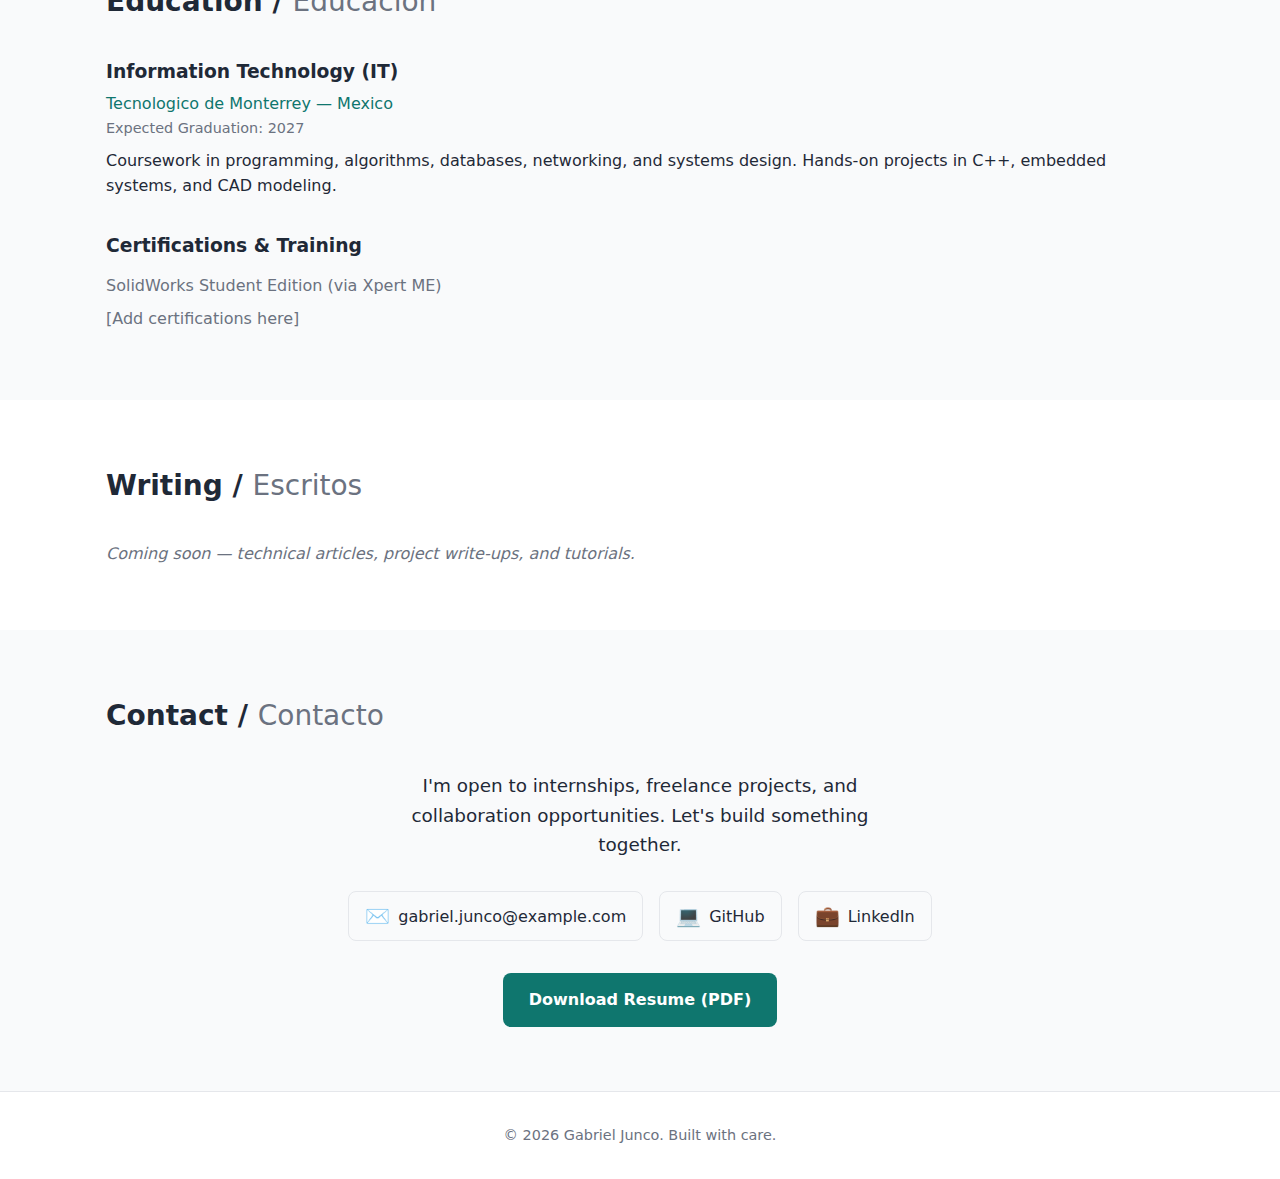
<file: rep/index.html>
<!DOCTYPE html>
<html lang="en">
<head>
    <meta charset="UTF-8">
    <meta name="viewport" content="width=device-width, initial-scale=1.0">
    <title>Gabriel Junco | IT Student & Developer</title>
    
    <!-- SEO Meta Tags -->
    <meta name="description" content="Gabriel Junco - Mexico-based IT student and developer specializing in C++, embedded systems, and web development. Bilingual Spanish/English.">
    <meta name="keywords" content="Gabriel Junco, developer, IT student, C++, Arduino, ESP32, web development, Mexico">
    <meta name="author" content="Gabriel Junco">
    
    <!-- Open Graph Tags -->
    <meta property="og:title" content="Gabriel Junco | IT Student & Developer">
    <meta property="og:description" content="Mexico-based IT student specializing in C++, embedded systems, Arduino, and web development.">
    <meta property="og:type" content="website">
    <meta property="og:url" content="https://gabrieljunco.dev">
    <meta property="og:image" content="./images/og-image.png">
    
    <!-- JSON-LD Resume Schema -->
    <script type="application/ld+json">
    {
        "@context": "https://schema.org",
        "@type": "Person",
        "name": "Gabriel Junco",
        "jobTitle": "IT Student & Developer",
        "url": "https://gabrieljunco.dev",
        "sameAs": [
            "https://github.com/gabrieljunco",
            "https://linkedin.com/in/gabrieljunco"
        ],
        "knowsAbout": ["C++", "Arduino", "ESP32", "MySQL", "SolidWorks", "Web Development"],
        "knowsLanguage": ["Spanish", "English"]
    }
    </script>
    
    <link rel="stylesheet" href="styles.css">
</head>
<body>
    <!-- Navigation -->
    <nav class="nav" id="nav">
        <div class="nav-container">
            <a href="#hero" class="nav-logo">GJ</a>
            <button class="nav-toggle" id="navToggle" aria-label="Toggle navigation">
                <span></span><span></span><span></span>
            </button>
            <ul class="nav-menu" id="navMenu">
                <li><a href="#about">About</a></li>
                <li><a href="#skills">Skills</a></li>
                <li><a href="#projects">Projects</a></li>
                <li><a href="#value">Value</a></li>
                <li><a href="#process">Process</a></li>
                <li><a href="#education">Education</a></li>
                <li><a href="#contact">Contact</a></li>
            </ul>
        </div>
    </nav>

    <!-- Hero Section -->
    <section class="hero" id="hero">
        <div class="container">
            <div class="hero-content">
                <!-- INSTRUCTION: Replace with your photo (recommended: 400x400px, optimized) -->
                <img src="images\my face formal.png" alt="Gabriel Junco - IT Student and Developer" class="hero-img" loading="lazy">
                <h1>Gabriel Junco</h1>
                <p class="hero-subtitle">IT Student & Developer | Mexico-Based | Bilingual ES/EN</p>
                <p class="hero-tagline">Building efficient solutions with C++, embedded systems, and creative problem-solving.</p>
                <div class="hero-cta">
                    <a href="#contact" class="btn btn-primary">Get in Touch</a>
                    <a href="./assets/Gabriel_Junco_Resume.pdf" class="btn btn-secondary" download>Download Resume</a>
                </div>
            </div>
        </div>
    </section>

    <!-- About / Sobre mí -->
    <section class="section" id="about">
        <div class="container">
            <h2>About / <span class="es">Sobre mí</span></h2>
            <div class="about-content">
                <p class="lead">I'm an IT student based in Mexico with a passion for building things that work—whether that's optimizing algorithms, wiring up microcontrollers, or crafting clean code. Bilingual in Spanish and English, I bridge technical concepts across languages and cultures.</p>
                <p>My journey spans from low-level C++ programming with object-oriented design to connecting hardware (ESP32/ESP8266) with databases. I've explored graph algorithms, network analysis tools, CAD modeling in SolidWorks, and even academic writing on intersectionality and feminist theory. Outside of code, you'll find me strategizing Magic: The Gathering decks or tinkering with hardware projects.</p>
                <p>I value attention to detail, continuous learning, and delivering solutions that actually solve problems—not just check boxes.</p>
            </div>
        </div>
    </section>

    <!-- Skills / Habilidades -->
    <section class="section section-alt" id="skills">
        <div class="container">
            <h2>Skills / <span class="es">Habilidades</span></h2>
            <div class="skills-grid">
                <div class="skill-category">
                    <h3>Programming</h3>
                    <ul class="skill-list">
                        <li>C++ (OOP, Inheritance, Polymorphism)</li>
                        <li>Dynamic Memory Management</li>
                        <li>Graph Algorithms (DFS/BFS)</li>
                        <li>Multithreading & Parallelism</li>
                        <li>Data Structures (Hash Tables, Maps)</li>
                    </ul>
                </div>
                <div class="skill-category">
                    <h3>Embedded & Hardware</h3>
                    <ul class="skill-list">
                        <li>Arduino (ESP8266/ESP32)</li>
                        <li>Sensor Integration</li>
                        <li>MySQL Database Connectivity</li>
                        <li>IoT Prototyping</li>
                    </ul>
                </div>
                <div class="skill-category">
                    <h3>Tools & Software</h3>
                    <ul class="skill-list">
                        <li>SolidWorks (CAD)</li>
                        <li>VS Code</li>
                        <li>Git & Version Control</li>
                        <li>Technical Documentation</li>
                    </ul>
                </div>
                <div class="skill-category">
                    <h3>Soft Skills</h3>
                    <ul class="skill-list">
                        <li>Bilingual (Spanish/English)</li>
                        <li>Academic Writing & Research</li>
                        <li>Problem Solving</li>
                        <li>Debugging & Analysis</li>
                    </ul>
                </div>
            </div>
        </div>
    </section>

    <!-- Projects / Proyectos -->
    <section class="section" id="projects">
        <div class="container">
            <h2>Projects / <span class="es">Proyectos</span></h2>
            <div class="projects-grid">
                
                <!-- Project 1 -->
                <article class="project-card">
                    <div class="project-header">
                        <h3>C++ Shapes Library & Area Polymorphism</h3>
                        <div class="project-tags">
                            <span class="tag">C++</span>
                            <span class="tag">OOP</span>
                        </div>
                    </div>
                    <p>Implemented a polymorphic shapes library with a pure virtual area() method in the base Shape class. Derived classes (Rectangle, Circle, Polygon) override with their own calculations, demonstrating inheritance and dynamic dispatch.</p>
                    <!-- INSTRUCTION: Add GitHub repo link and/or code snippet screenshot -->
                    <div class="project-links">
                        <a href="#" class="link">View Code →</a>
                    </div>
                </article>

                <!-- Project 2 -->
                <article class="project-card">
                    <div class="project-header">
                        <h3>Graph Traversal Tool</h3>
                        <div class="project-tags">
                            <span class="tag">C++</span>
                            <span class="tag">Algorithms</span>
                            <span class="tag">File I/O</span>
                        </div>
                    </div>
                    <p>Loads graph data from an adjacency matrix file, converts to adjacency list representation, and performs DFS/BFS traversals. Outputs traversal order and visualizes the exploration path.</p>
                    <!-- INSTRUCTION: Add demo GIF or console output screenshot -->
                    <div class="project-links">
                        <a href="#" class="link">View Code →</a>
                    </div>
                </article>

                <!-- Project 3 -->
                <article class="project-card">
                    <div class="project-header">
                        <h3>Network Analysis Program</h3>
                        <div class="project-tags">
                            <span class="tag">C++</span>
                            <span class="tag">unordered_map</span>
                            <span class="tag">Data Analysis</span>
                        </div>
                    </div>
                    <p>Analyzes network logs using hash tables keyed by IP address. Outputs access counts, unique connection summaries, and identifies traffic patterns efficiently with O(1) lookups.</p>
                    <!-- INSTRUCTION: Add sample output screenshot -->
                    <div class="project-links">
                        <a href="#" class="link">View Code →</a>
                    </div>
                </article>

                <!-- Project 4 -->
                <article class="project-card">
                    <div class="project-header">
                        <h3>Arduino → MySQL Bridge</h3>
                        <div class="project-tags">
                            <span class="tag">Arduino</span>
                            <span class="tag">ESP32</span>
                            <span class="tag">MySQL</span>
                            <span class="tag">IoT</span>
                        </div>
                    </div>
                    <p>ESP8266/ESP32 project connecting physical sensors to a remote MySQL database. Implements INSERT and SELECT operations via the Arduino-MySQL library for real-time data logging and retrieval.</p>
                    <!-- INSTRUCTION: Add wiring diagram photo and database schema screenshot -->
                    <div class="project-links">
                        <a href="#" class="link">View Code →</a>
                    </div>
                </article>

                <!-- Project 5 -->
                <article class="project-card">
                    <div class="project-header">
                        <h3>Syntax Highlighter (Parallel vs Sequential)</h3>
                        <div class="project-tags">
                            <span class="tag">Multithreading</span>
                            <span class="tag">Performance</span>
                            <span class="tag">Analysis</span>
                        </div>
                    </div>
                    <p>Built a syntax highlighting tool with both sequential and parallel implementations. Produced a detailed performance report comparing execution times and analyzing speedup factors.</p>
                    <!-- INSTRUCTION: Add PDF report link and benchmark chart -->
                    <div class="project-links">
                        <a href="#" class="link">View Report →</a>
                    </div>
                </article>

                <!-- Project 6 -->
                <article class="project-card">
                    <div class="project-header">
                        <h3>SolidWorks CAD Projects</h3>
                        <div class="project-tags">
                            <span class="tag">SolidWorks</span>
                            <span class="tag">CAD</span>
                            <span class="tag">Mechanical Design</span>
                        </div>
                    </div>
                    <p>Mechanical designs and 3D models created using SolidWorks Student Edition as part of coursework. Includes assemblies, technical drawings, and prototype concepts.</p>
                    <!-- INSTRUCTION: Add rendered images or technical drawings -->
                    <div class="project-links">
                        <a href="#" class="link">View Gallery →</a>
                    </div>
                </article>

                <!-- Project 7 - Creative -->
                <article class="project-card">
                    <div class="project-header">
                        <h3>Modern Dragon Tribal (MTG Strategy)</h3>
                        <div class="project-tags">
                            <span class="tag">Game Design</span>
                            <span class="tag">Strategy</span>
                            <span class="tag">Creative</span>
                        </div>
                    </div>
                    <p>Designed and refined a Modern-format Magic: The Gathering deck focused on cheating large dragon creatures into play early. Demonstrates strategic thinking, resource optimization, and meta-game analysis.</p>
                    <!-- INSTRUCTION: Add decklist image or link to Moxfield/Archidekt -->
                    <div class="project-links">
                        <a href="#" class="link">View Decklist →</a>
                    </div>
                </article>

                <!-- Project 8 - Academic -->
                <article class="project-card">
                    <div class="project-header">
                        <h3>Academic Essays & Research</h3>
                        <div class="project-tags">
                            <span class="tag">Writing</span>
                            <span class="tag">Research</span>
                            <span class="tag">APA</span>
                        </div>
                    </div>
                    <p>Essays on feminist theory and intersectionality demonstrating structured academic writing, critical analysis, and proper APA citation methodology.</p>
                    <!-- INSTRUCTION: Add PDF samples (redacted if needed) -->
                    <div class="project-links">
                        <a href="#" class="link">View Samples →</a>
                    </div>
                </article>

            </div>
        </div>
    </section>

    <!-- What I Bring / Lo que aporto -->
    <section class="section section-alt" id="value">
        <div class="container">
            <h2>What I Bring / <span class="es">Lo que aporto</span></h2>
            <div class="value-grid">
                <div class="value-item">
                    <h3>🔧 Strong C++ Fundamentals</h3>
                    <p>Deep understanding of OOP, memory management, and STL. I write efficient, maintainable code that follows best practices.</p>
                </div>
                <div class="value-item">
                    <h3>⚡ Algorithm & Data Structure Proficiency</h3>
                    <p>Comfortable implementing graph traversals, hash-based lookups, and optimizing for performance. I choose the right tool for the problem.</p>
                </div>
                <div class="value-item">
                    <h3>🔌 Hardware-Software Integration</h3>
                    <p>Experience bridging physical sensors with databases using Arduino/ESP platforms. I make hardware talk to software reliably.</p>
                </div>
                <div class="value-item">
                    <h3>📐 CAD & Mechanical Thinking</h3>
                    <p>SolidWorks skills for prototyping and visualization. I think in 3D and understand manufacturing constraints.</p>
                </div>
                <div class="value-item">
                    <h3>🌐 Bilingual Communication</h3>
                    <p>Fluent in Spanish and English. I document clearly, write professional emails, and collaborate across language barriers.</p>
                </div>
                <div class="value-item">
                    <h3>📝 Technical Writing & Documentation</h3>
                    <p>From academic papers to code comments, I communicate technical concepts clearly. Good docs save everyone time.</p>
                </div>
                <div class="value-item">
                    <h3>🔍 Debugging & Problem-Solving</h3>
                    <p>Systematic approach to finding and fixing issues. I read error messages, trace execution, and isolate problems methodically.</p>
                </div>
                <div class="value-item">
                    <h3>📚 Continuous Learner</h3>
                    <p>Always exploring new tools, frameworks, and concepts. I adapt quickly and enjoy the challenge of learning something new.</p>
                </div>
            </div>
        </div>
    </section>

    <!-- How I Work / Cómo trabajo -->
    <section class="section" id="process">
        <div class="container">
            <h2>How I Work / <span class="es">Cómo trabajo</span></h2>
            <div class="process-content">
                <div class="process-item">
                    <h3>Development Environment</h3>
                    <p>VS Code as my primary editor with appropriate extensions. Git for version control—frequent commits, meaningful messages, branching for features.</p>
                </div>
                <div class="process-item">
                    <h3>Code Quality</h3>
                    <p>I write clean, commented code. Functions do one thing well. I refactor when complexity grows. Code reviews and pair programming welcome.</p>
                </div>
                <div class="process-item">
                    <h3>Testing & Validation</h3>
                    <p>Test as I build. For algorithms, I verify with known inputs. For hardware, I prototype incrementally and validate each component before integration.</p>
                </div>
                <div class="process-item">
                    <h3>Documentation</h3>
                    <p>README files, inline comments, and technical reports. I document setup steps, dependencies, and known issues so others (and future me) can understand the project.</p>
                </div>
                <div class="process-item">
                    <h3>Collaboration</h3>
                    <p>Clear communication, async-friendly updates, and responsive to feedback. I ask questions early rather than assume. I respect deadlines and flag blockers promptly.</p>
                </div>
            </div>
        </div>
    </section>

    <!-- Education / Educación -->
    <section class="section section-alt" id="education">
        <div class="container">
            <h2>Education / <span class="es">Educación</span></h2>
            <div class="education-content">
                <div class="edu-item">
                    <h3>Information Technology (IT)</h3>
                    <!-- INSTRUCTION: Replace with your actual university name and expected graduation -->
                    <p class="edu-institution">Tecnologico de Monterrey — Mexico</p>
                    <p class="edu-date">Expected Graduation: 2027</p>
                    <p>Coursework in programming, algorithms, databases, networking, and systems design. Hands-on projects in C++, embedded systems, and CAD modeling.</p>
                </div>
                <div class="edu-item">
                    <h3>Certifications & Training</h3>
                    <ul>
                        <li>SolidWorks Student Edition (via Xpert ME)</li>
                        <!-- INSTRUCTION: Add any other certifications -->
                        <li>[Add certifications here]</li>
                    </ul>
                </div>
            </div>
        </div>
    </section>

    <!-- Blog/Articles Placeholder -->
    <section class="section" id="blog">
        <div class="container">
            <h2>Writing / <span class="es">Escritos</span></h2>
            <p class="placeholder-text">Coming soon — technical articles, project write-ups, and tutorials.</p>
            <!-- INSTRUCTION: Add blog posts or article links when available -->
        </div>
    </section>

    <!-- Contact / Contacto -->
    <section class="section section-alt" id="contact">
        <div class="container">
            <h2>Contact / <span class="es">Contacto</span></h2>
            <div class="contact-content">
                <p class="lead">I'm open to internships, freelance projects, and collaboration opportunities. Let's build something together.</p>
                <div class="contact-links">
                    <a href="mailto:gabriel.junco@example.com" class="contact-item">
                        <span class="contact-icon">✉️</span>
                        <span>gabriel.junco@example.com</span>
                    </a>
                    <a href="https://github.com/gabrieljunco" class="contact-item" target="_blank" rel="noopener">
                        <span class="contact-icon">💻</span>
                        <span>GitHub</span>
                    </a>
                    <a href="https://linkedin.com/in/gabrieljunco" class="contact-item" target="_blank" rel="noopener">
                        <span class="contact-icon">💼</span>
                        <span>LinkedIn</span>
                    </a>
                </div>
                <a href="./assets/Gabriel_Junco_Resume.pdf" class="btn btn-primary" download>Download Resume (PDF)</a>
            </div>
        </div>
    </section>

    <!-- Footer -->
    <footer class="footer">
        <div class="container">
            <p>© 2026 Gabriel Junco. Built with care.</p>
        </div>
    </footer>

    <script src="script.js"></script>
</body>
</html>
</file>
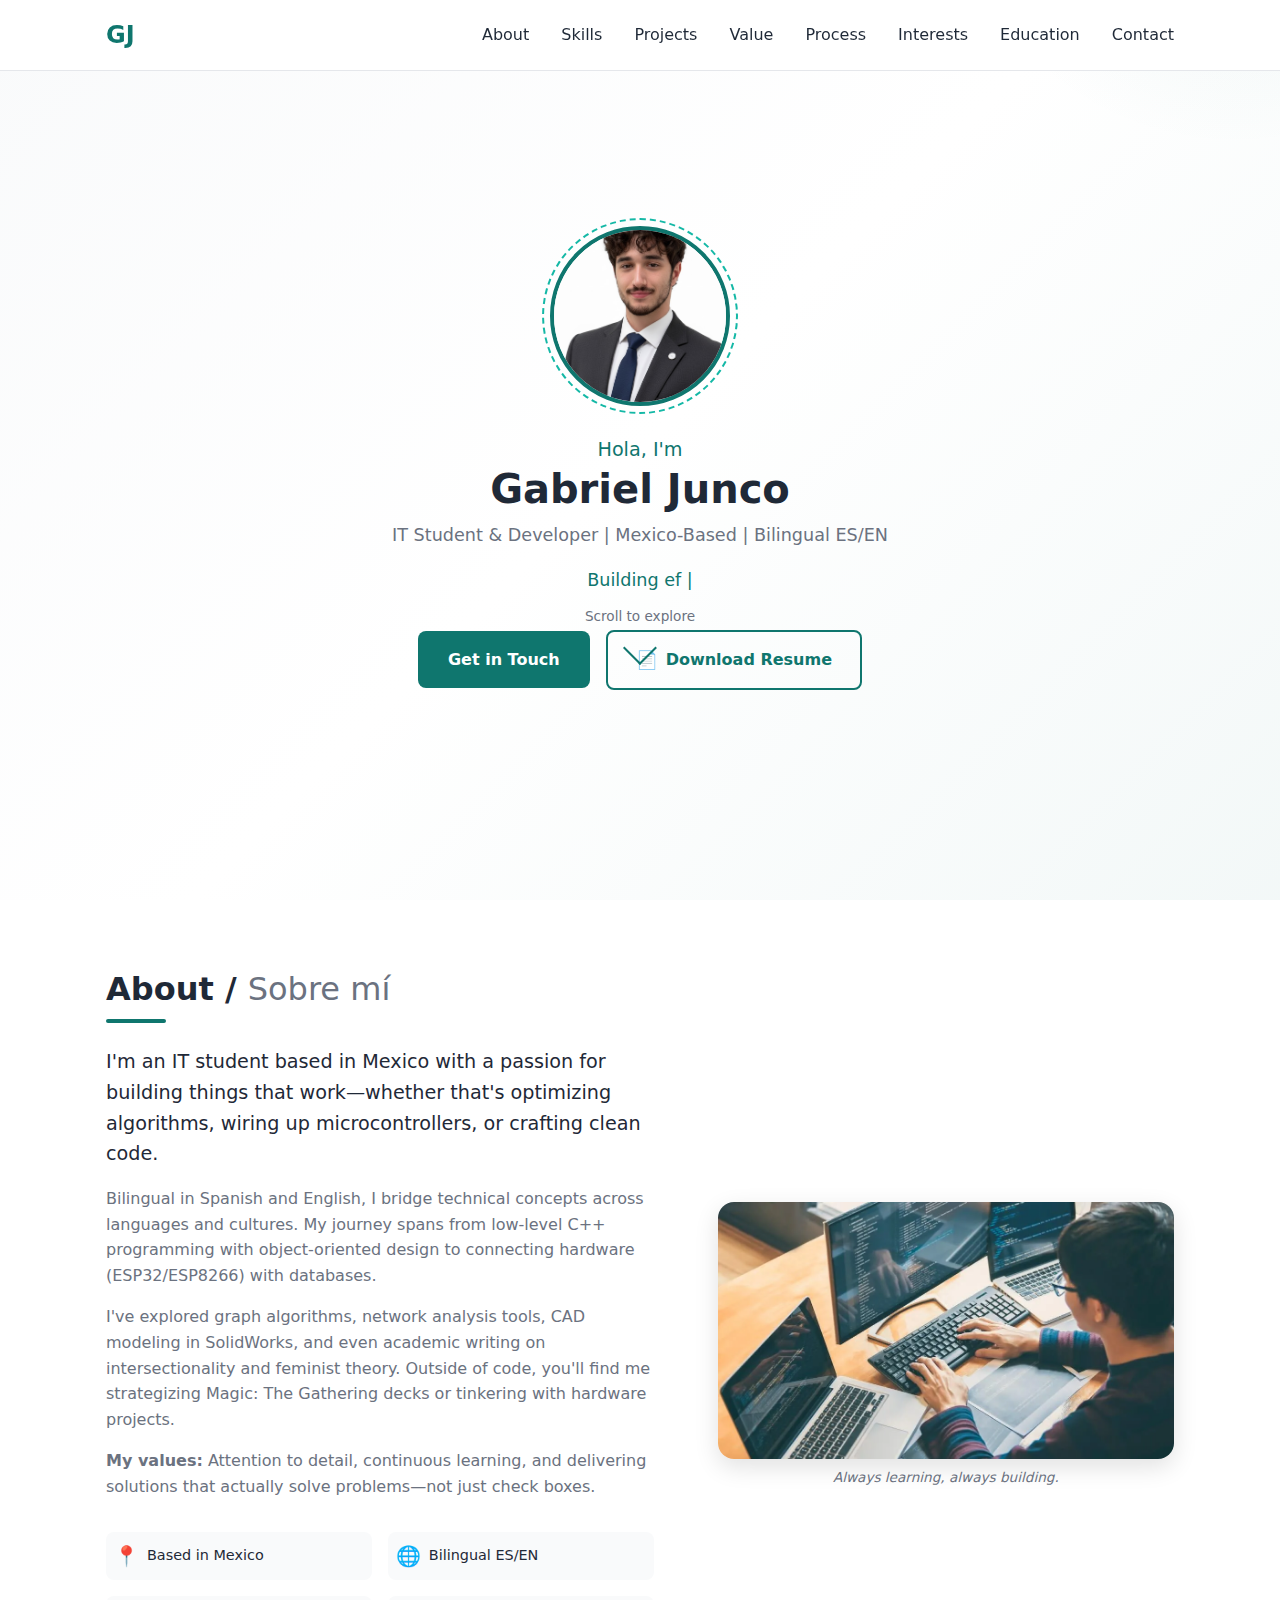
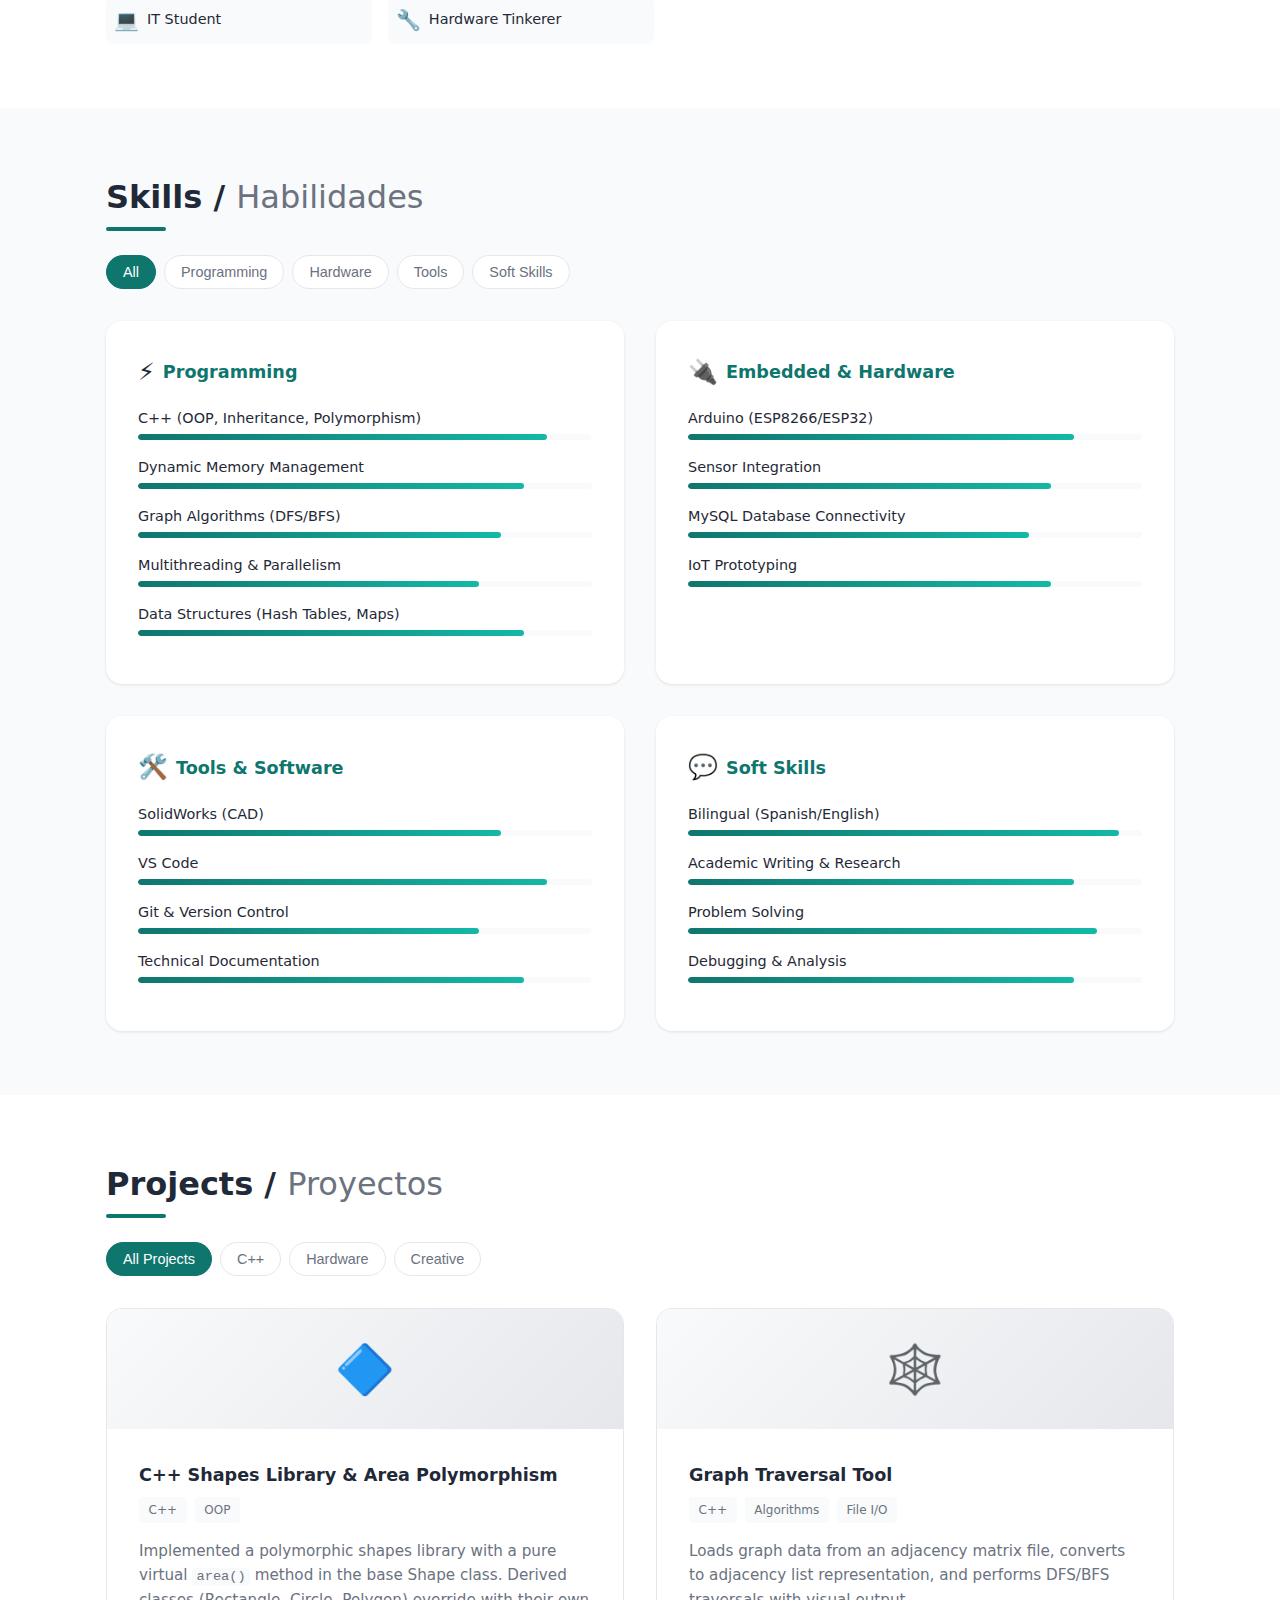
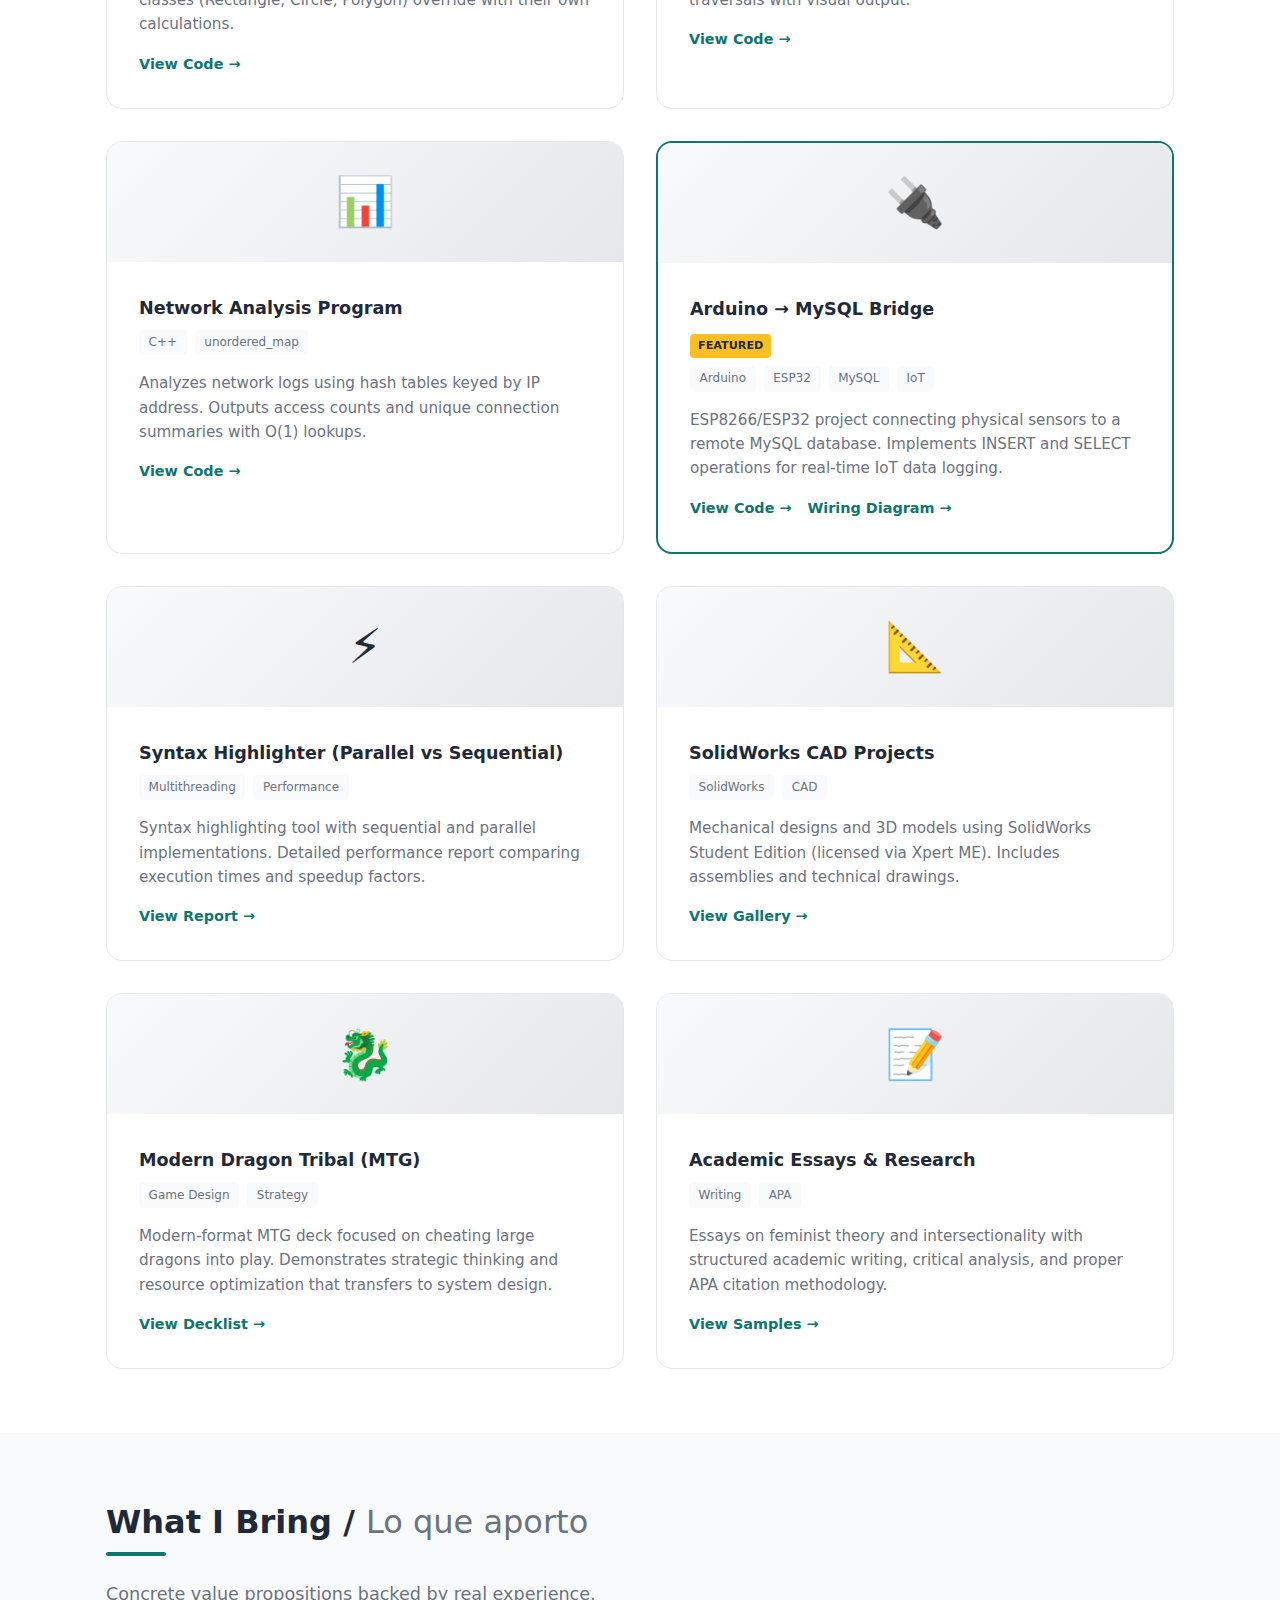
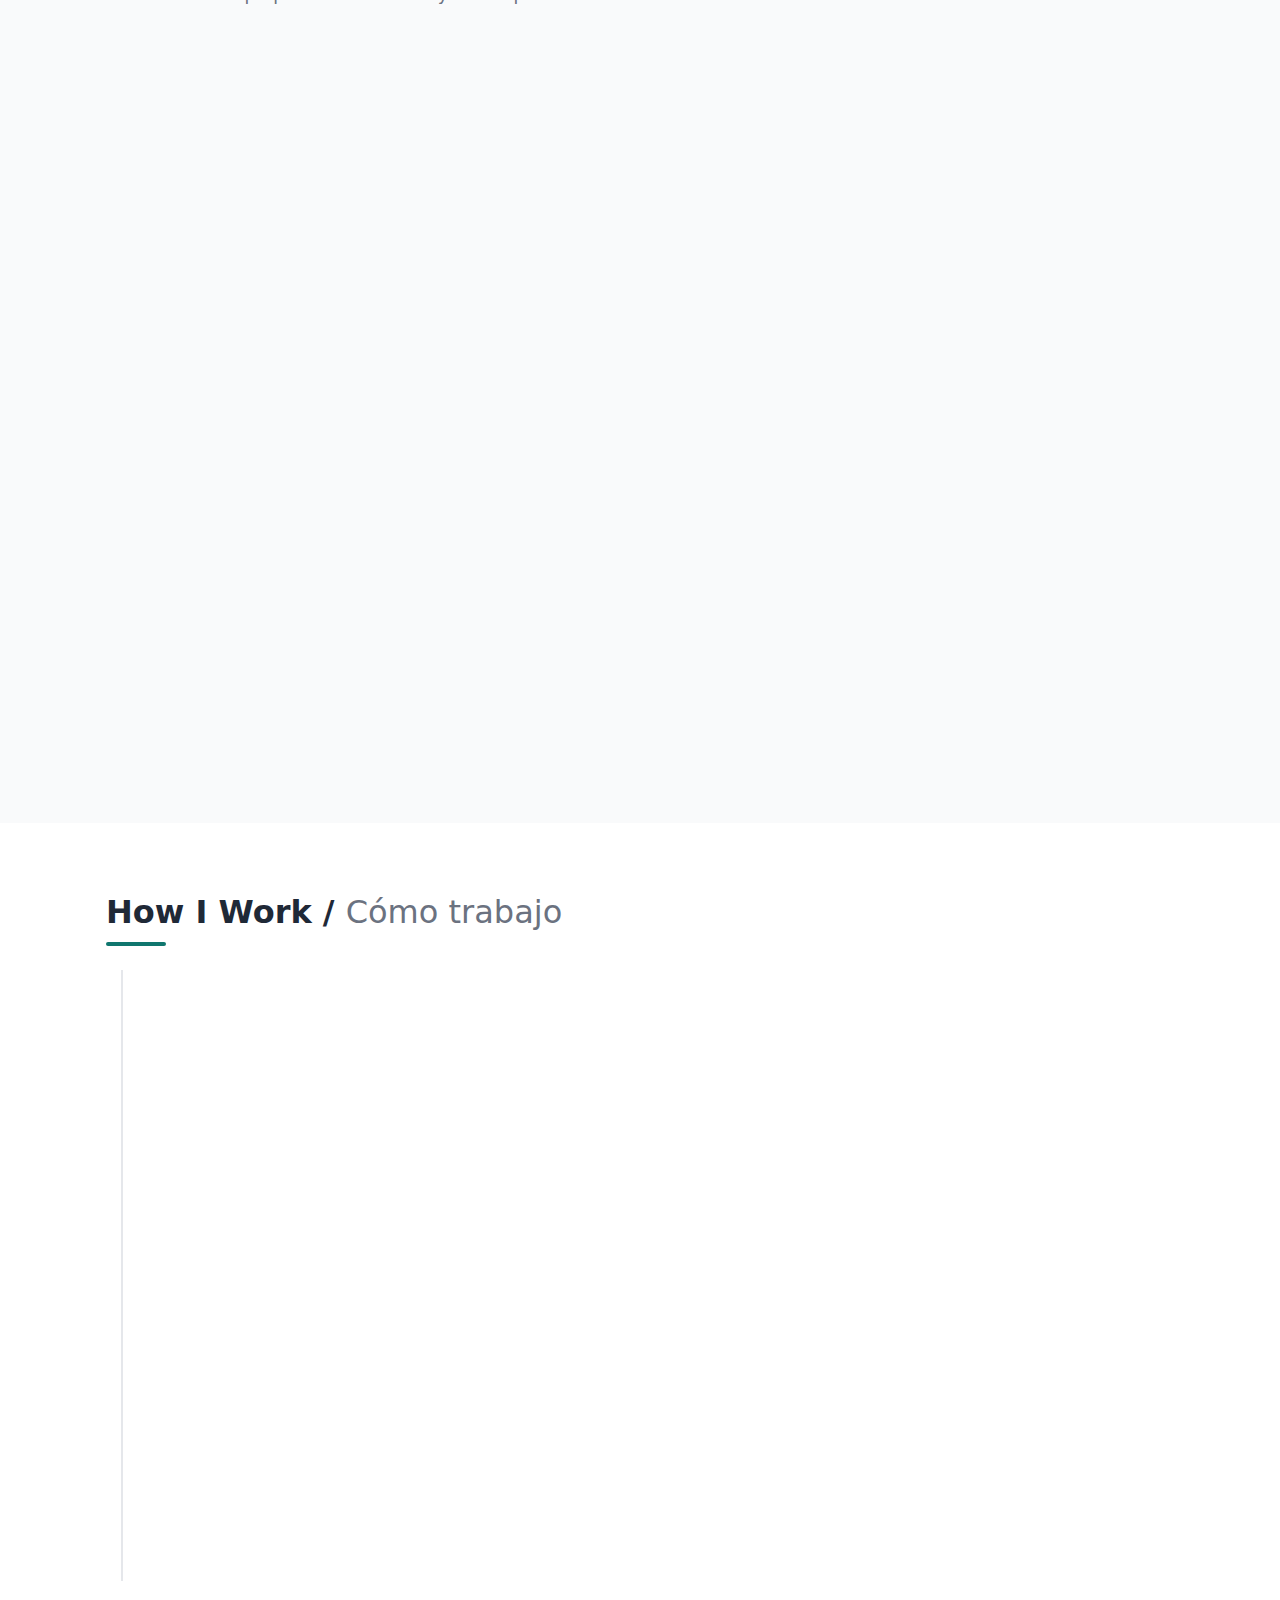
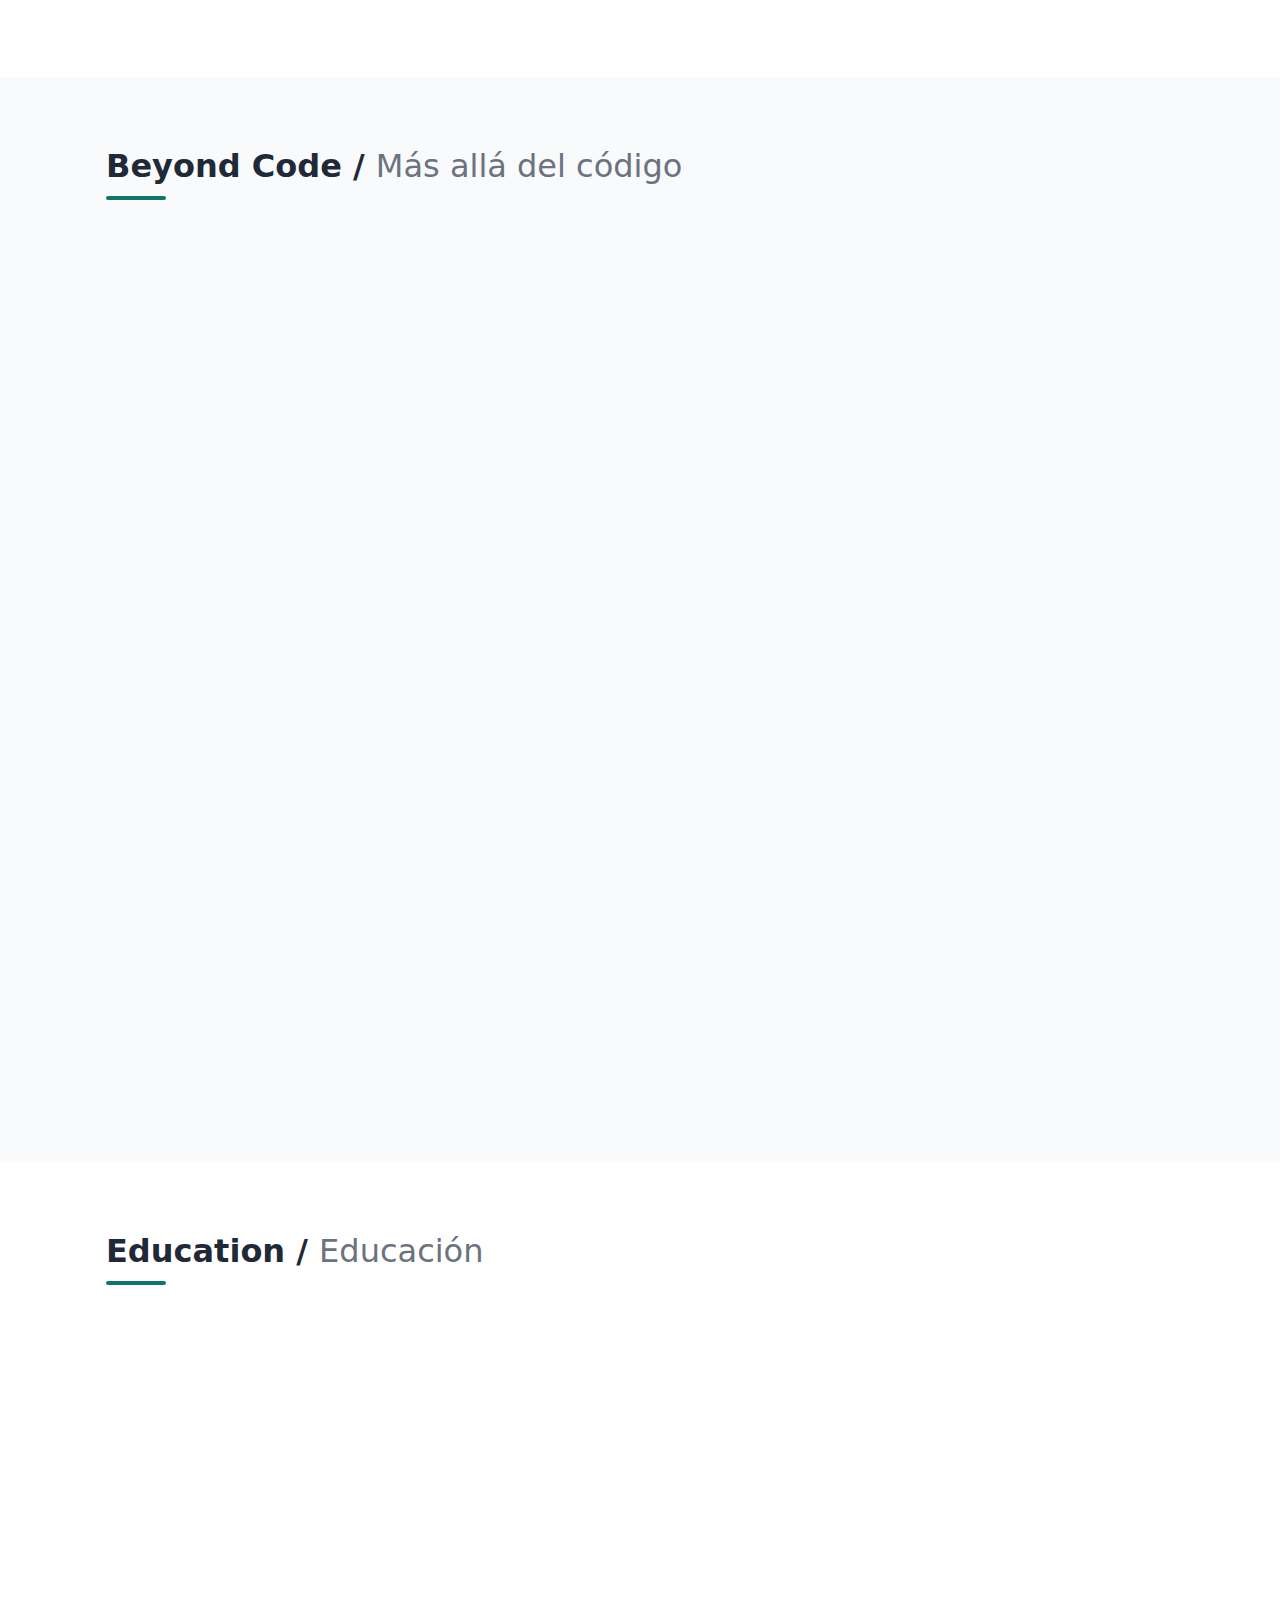
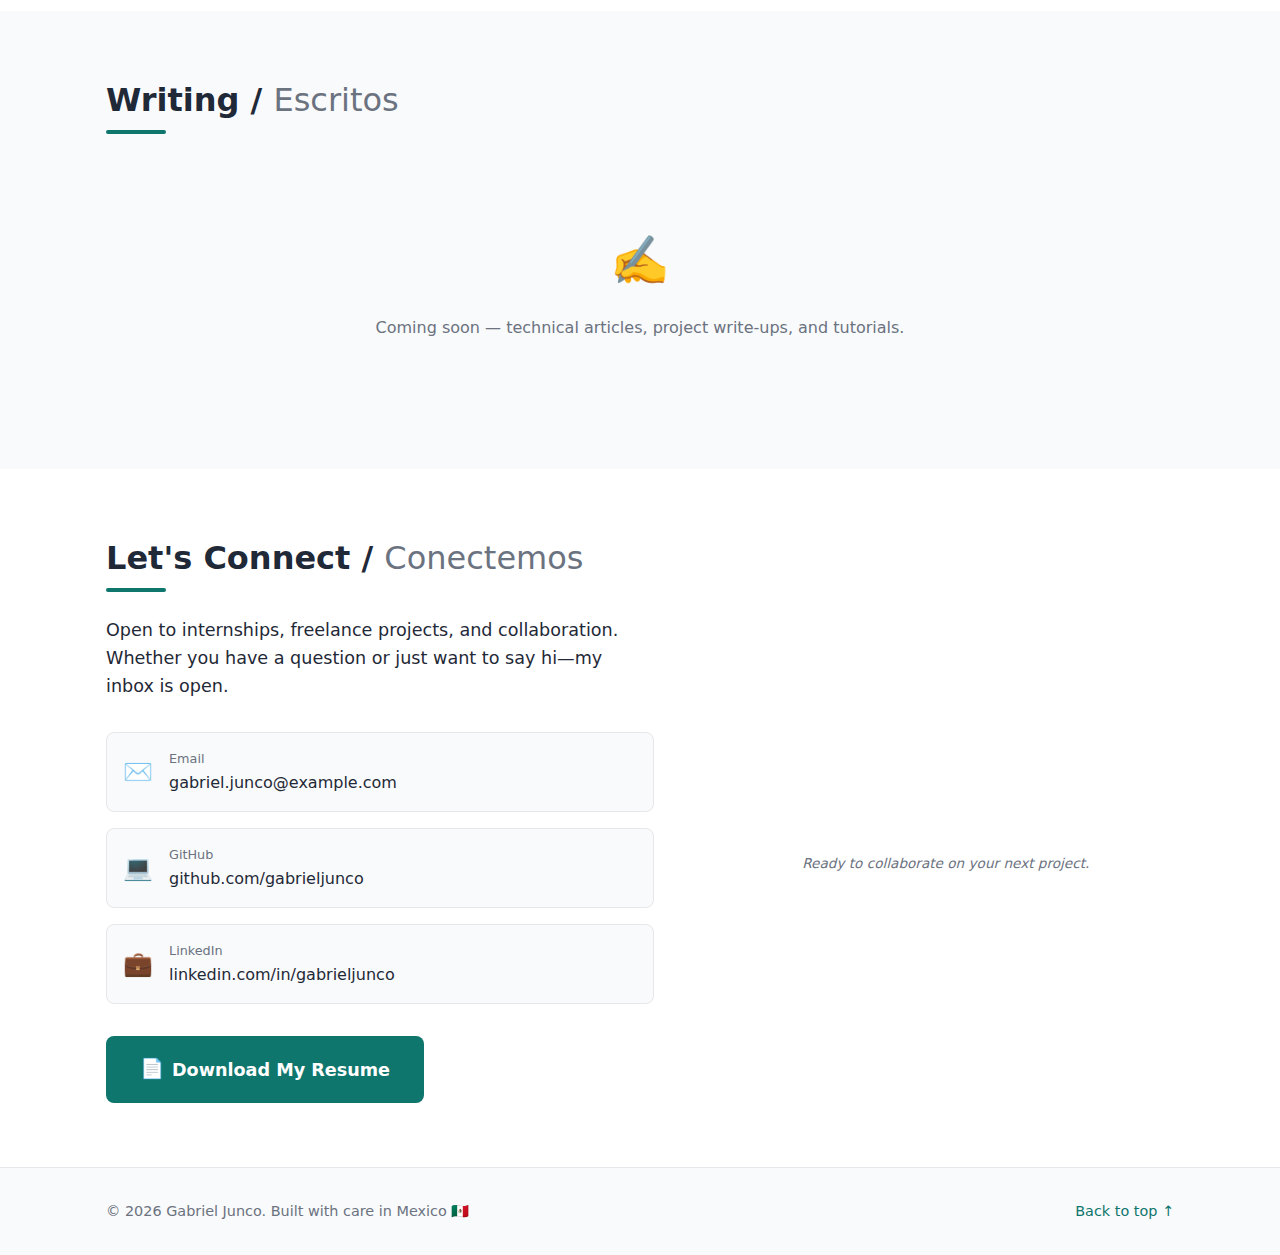
<file: rep2 mobile/index.html>
<!DOCTYPE html>
<html lang="en">
<head>
    <meta charset="UTF-8">
    <meta name="viewport" content="width=device-width, initial-scale=1.0">
    <title>Gabriel Junco | IT Student & Developer</title>
    
    <!-- SEO Meta Tags -->
    <meta name="description" content="Gabriel Junco - Mexico-based IT student and developer specializing in C++, embedded systems, and web development. Bilingual Spanish/English.">
    <meta name="keywords" content="Gabriel Junco, developer, IT student, C++, Arduino, ESP32, web development, Mexico">
    <meta name="author" content="Gabriel Junco">
    
    <!-- Open Graph Tags -->
    <meta property="og:title" content="Gabriel Junco | IT Student & Developer">
    <meta property="og:description" content="Mexico-based IT student specializing in C++, embedded systems, Arduino, and web development.">
    <meta property="og:type" content="website">
    <meta property="og:url" content="https://gabrieljunco.dev">
    <meta property="og:image" content="./images/my face formal.png">
    
    <!-- JSON-LD Resume Schema -->
    <script type="application/ld+json">
    {
        "@context": "https://schema.org",
        "@type": "Person",
        "name": "Gabriel Junco",
        "jobTitle": "IT Student & Developer",
        "url": "https://gabrieljunco.dev",
        "sameAs": [
            "https://github.com/gabrieljunco",
            "https://linkedin.com/in/gabrieljunco"
        ],
        "knowsAbout": ["C++", "Arduino", "ESP32", "MySQL", "SolidWorks", "Web Development"],
        "knowsLanguage": ["Spanish", "English"]
    }
    </script>
    
    <link rel="stylesheet" href="styles.css">
</head>
<body>
    <!-- Skip Link for Accessibility -->
    <a href="#main" class="skip-link">Skip to main content</a>

    <!-- Navigation -->
    <nav class="nav" id="nav">
        <div class="nav-container">
            <a href="#hero" class="nav-logo">GJ</a>
            <button class="nav-toggle" id="navToggle" aria-label="Toggle navigation" aria-expanded="false">
                <span></span><span></span><span></span>
            </button>
            <ul class="nav-menu" id="navMenu">
                <li><a href="#about">About</a></li>
                <li><a href="#skills">Skills</a></li>
                <li><a href="#projects">Projects</a></li>
                <li><a href="#value">Value</a></li>
                <li><a href="#process">Process</a></li>
                <li><a href="#interests">Interests</a></li>
                <li><a href="#education">Education</a></li>
                <li><a href="#contact">Contact</a></li>
            </ul>
        </div>
    </nav>

    <main id="main">
        <!-- Hero Section -->
        <section class="hero" id="hero">
            <div class="container">
                <div class="hero-content">
                    <div class="hero-img-wrapper">
                        <img src="./images/my face formal.png" alt="Gabriel Junco - IT Student and Developer, professional headshot" class="hero-img" loading="eager">
                        <div class="hero-img-ring"></div>
                    </div>
                    <h1 class="hero-title">
                        <span class="hero-greeting">Hola, I'm</span>
                        Gabriel Junco
                    </h1>
                    <p class="hero-subtitle">IT Student & Developer | Mexico-Based | Bilingual ES/EN</p>
                    
                    <!-- Typing effect taglines -->
                    <div class="hero-typing" aria-label="Dynamic taglines">
                        <span class="typing-text" id="typingText"></span>
                        <span class="typing-cursor">|</span>
                    </div>
                    
                    <div class="hero-cta">
                        <a href="#contact" class="btn btn-primary">Get in Touch</a>
                        <a href="./assets/Gabriel_Junco_Resume.pdf" class="btn btn-secondary" download>
                            <span class="btn-icon">📄</span> Download Resume
                        </a>
                    </div>
                    
                    <!-- Scroll indicator -->
                    <div class="scroll-indicator" aria-hidden="true">
                        <span>Scroll to explore</span>
                        <div class="scroll-arrow"></div>
                    </div>
                </div>
            </div>
        </section>

        <!-- About / Sobre mí -->
        <section class="section" id="about">
            <div class="container">
                <h2 class="section-title">About / <span class="es">Sobre mí</span></h2>
                <div class="about-grid">
                    <div class="about-content">
                        <p class="lead">I'm an IT student based in Mexico with a passion for building things that work—whether that's optimizing algorithms, wiring up microcontrollers, or crafting clean code.</p>
                        <p>Bilingual in Spanish and English, I bridge technical concepts across languages and cultures. My journey spans from low-level C++ programming with object-oriented design to connecting hardware (ESP32/ESP8266) with databases.</p>
                        <p>I've explored graph algorithms, network analysis tools, CAD modeling in SolidWorks, and even academic writing on intersectionality and feminist theory. Outside of code, you'll find me strategizing Magic: The Gathering decks or tinkering with hardware projects.</p>
                        <p><strong>My values:</strong> Attention to detail, continuous learning, and delivering solutions that actually solve problems—not just check boxes.</p>
                        
                        <!-- Quick facts -->
                        <div class="about-facts">
                            <div class="fact">
                                <span class="fact-icon">📍</span>
                                <span class="fact-text">Based in Mexico</span>
                            </div>
                            <div class="fact">
                                <span class="fact-icon">🌐</span>
                                <span class="fact-text">Bilingual ES/EN</span>
                            </div>
                            <div class="fact">
                                <span class="fact-icon">💻</span>
                                <span class="fact-text">IT Student</span>
                            </div>
                            <div class="fact">
                                <span class="fact-icon">🔧</span>
                                <span class="fact-text">Hardware Tinkerer</span>
                            </div>
                        </div>
                    </div>
                    <div class="about-image">
                        <img src="./images/guy with computers.png" alt="Gabriel working with computer equipment and hardware projects" class="about-img" loading="lazy">
                        <p class="img-caption">Always learning, always building.</p>
                    </div>
                </div>
            </div>
        </section>

        <!-- Skills / Habilidades -->
        <section class="section section-alt" id="skills">
            <div class="container">
                <h2 class="section-title">Skills / <span class="es">Habilidades</span></h2>
                
                <!-- Interactive skill filter -->
                <div class="skill-filters">
                    <button class="skill-filter active" data-filter="all">All</button>
                    <button class="skill-filter" data-filter="programming">Programming</button>
                    <button class="skill-filter" data-filter="hardware">Hardware</button>
                    <button class="skill-filter" data-filter="tools">Tools</button>
                    <button class="skill-filter" data-filter="soft">Soft Skills</button>
                </div>
                
                <div class="skills-grid">
                    <div class="skill-category" data-category="programming">
                        <div class="skill-header">
                            <span class="skill-icon">⚡</span>
                            <h3>Programming</h3>
                        </div>
                        <ul class="skill-list">
                            <li>
                                <span class="skill-name">C++ (OOP, Inheritance, Polymorphism)</span>
                                <div class="skill-bar"><div class="skill-progress" style="--progress: 90%"></div></div>
                            </li>
                            <li>
                                <span class="skill-name">Dynamic Memory Management</span>
                                <div class="skill-bar"><div class="skill-progress" style="--progress: 85%"></div></div>
                            </li>
                            <li>
                                <span class="skill-name">Graph Algorithms (DFS/BFS)</span>
                                <div class="skill-bar"><div class="skill-progress" style="--progress: 80%"></div></div>
                            </li>
                            <li>
                                <span class="skill-name">Multithreading & Parallelism</span>
                                <div class="skill-bar"><div class="skill-progress" style="--progress: 75%"></div></div>
                            </li>
                            <li>
                                <span class="skill-name">Data Structures (Hash Tables, Maps)</span>
                                <div class="skill-bar"><div class="skill-progress" style="--progress: 85%"></div></div>
                            </li>
                        </ul>
                    </div>
                    
                    <div class="skill-category" data-category="hardware">
                        <div class="skill-header">
                            <span class="skill-icon">🔌</span>
                            <h3>Embedded & Hardware</h3>
                        </div>
                        <ul class="skill-list">
                            <li>
                                <span class="skill-name">Arduino (ESP8266/ESP32)</span>
                                <div class="skill-bar"><div class="skill-progress" style="--progress: 85%"></div></div>
                            </li>
                            <li>
                                <span class="skill-name">Sensor Integration</span>
                                <div class="skill-bar"><div class="skill-progress" style="--progress: 80%"></div></div>
                            </li>
                            <li>
                                <span class="skill-name">MySQL Database Connectivity</span>
                                <div class="skill-bar"><div class="skill-progress" style="--progress: 75%"></div></div>
                            </li>
                            <li>
                                <span class="skill-name">IoT Prototyping</span>
                                <div class="skill-bar"><div class="skill-progress" style="--progress: 80%"></div></div>
                            </li>
                        </ul>
                    </div>
                    
                    <div class="skill-category" data-category="tools">
                        <div class="skill-header">
                            <span class="skill-icon">🛠️</span>
                            <h3>Tools & Software</h3>
                        </div>
                        <ul class="skill-list">
                            <li>
                                <span class="skill-name">SolidWorks (CAD)</span>
                                <div class="skill-bar"><div class="skill-progress" style="--progress: 80%"></div></div>
                            </li>
                            <li>
                                <span class="skill-name">VS Code</span>
                                <div class="skill-bar"><div class="skill-progress" style="--progress: 90%"></div></div>
                            </li>
                            <li>
                                <span class="skill-name">Git & Version Control</span>
                                <div class="skill-bar"><div class="skill-progress" style="--progress: 75%"></div></div>
                            </li>
                            <li>
                                <span class="skill-name">Technical Documentation</span>
                                <div class="skill-bar"><div class="skill-progress" style="--progress: 85%"></div></div>
                            </li>
                        </ul>
                    </div>
                    
                    <div class="skill-category" data-category="soft">
                        <div class="skill-header">
                            <span class="skill-icon">💬</span>
                            <h3>Soft Skills</h3>
                        </div>
                        <ul class="skill-list">
                            <li>
                                <span class="skill-name">Bilingual (Spanish/English)</span>
                                <div class="skill-bar"><div class="skill-progress" style="--progress: 95%"></div></div>
                            </li>
                            <li>
                                <span class="skill-name">Academic Writing & Research</span>
                                <div class="skill-bar"><div class="skill-progress" style="--progress: 85%"></div></div>
                            </li>
                            <li>
                                <span class="skill-name">Problem Solving</span>
                                <div class="skill-bar"><div class="skill-progress" style="--progress: 90%"></div></div>
                            </li>
                            <li>
                                <span class="skill-name">Debugging & Analysis</span>
                                <div class="skill-bar"><div class="skill-progress" style="--progress: 85%"></div></div>
                            </li>
                        </ul>
                    </div>
                </div>
            </div>
        </section>

        <!-- Projects / Proyectos -->
        <section class="section" id="projects">
            <div class="container">
                <h2 class="section-title">Projects / <span class="es">Proyectos</span></h2>
                
                <!-- Project filter tabs -->
                <div class="project-filters">
                    <button class="project-filter active" data-filter="all">All Projects</button>
                    <button class="project-filter" data-filter="cpp">C++</button>
                    <button class="project-filter" data-filter="hardware">Hardware</button>
                    <button class="project-filter" data-filter="creative">Creative</button>
                </div>
                
                <div class="projects-grid">
                    
                    <!-- Project 1 -->
                    <article class="project-card" data-tags="cpp">
                        <div class="project-image">
                            <div class="project-placeholder"><span>🔷</span></div>
                        </div>
                        <div class="project-body">
                            <div class="project-header">
                                <h3>C++ Shapes Library & Area Polymorphism</h3>
                                <div class="project-tags">
                                    <span class="tag">C++</span>
                                    <span class="tag">OOP</span>
                                </div>
                            </div>
                            <p>Implemented a polymorphic shapes library with a pure virtual <code>area()</code> method in the base Shape class. Derived classes (Rectangle, Circle, Polygon) override with their own calculations.</p>
                            <div class="project-links">
                                <a href="#" class="project-link">View Code →</a>
                            </div>
                        </div>
                    </article>

                    <!-- Project 2 -->
                    <article class="project-card" data-tags="cpp">
                        <div class="project-image">
                            <div class="project-placeholder"><span>🕸️</span></div>
                        </div>
                        <div class="project-body">
                            <div class="project-header">
                                <h3>Graph Traversal Tool</h3>
                                <div class="project-tags">
                                    <span class="tag">C++</span>
                                    <span class="tag">Algorithms</span>
                                    <span class="tag">File I/O</span>
                                </div>
                            </div>
                            <p>Loads graph data from an adjacency matrix file, converts to adjacency list representation, and performs DFS/BFS traversals with visual output.</p>
                            <div class="project-links">
                                <a href="#" class="project-link">View Code →</a>
                            </div>
                        </div>
                    </article>

                    <!-- Project 3 -->
                    <article class="project-card" data-tags="cpp">
                        <div class="project-image">
                            <div class="project-placeholder"><span>📊</span></div>
                        </div>
                        <div class="project-body">
                            <div class="project-header">
                                <h3>Network Analysis Program</h3>
                                <div class="project-tags">
                                    <span class="tag">C++</span>
                                    <span class="tag">unordered_map</span>
                                </div>
                            </div>
                            <p>Analyzes network logs using hash tables keyed by IP address. Outputs access counts and unique connection summaries with O(1) lookups.</p>
                            <div class="project-links">
                                <a href="#" class="project-link">View Code →</a>
                            </div>
                        </div>
                    </article>

                    <!-- Project 4 - Featured -->
                    <article class="project-card featured" data-tags="hardware">
                        <div class="project-image">
                            <div class="project-placeholder"><span>🔌</span></div>
                        </div>
                        <div class="project-body">
                            <div class="project-header">
                                <h3>Arduino → MySQL Bridge</h3>
                                <span class="featured-badge">Featured</span>
                                <div class="project-tags">
                                    <span class="tag">Arduino</span>
                                    <span class="tag">ESP32</span>
                                    <span class="tag">MySQL</span>
                                    <span class="tag">IoT</span>
                                </div>
                            </div>
                            <p>ESP8266/ESP32 project connecting physical sensors to a remote MySQL database. Implements INSERT and SELECT operations for real-time IoT data logging.</p>
                            <div class="project-links">
                                <a href="#" class="project-link">View Code →</a>
                                <a href="#" class="project-link">Wiring Diagram →</a>
                            </div>
                        </div>
                    </article>

                    <!-- Project 5 -->
                    <article class="project-card" data-tags="cpp">
                        <div class="project-image">
                            <div class="project-placeholder"><span>⚡</span></div>
                        </div>
                        <div class="project-body">
                            <div class="project-header">
                                <h3>Syntax Highlighter (Parallel vs Sequential)</h3>
                                <div class="project-tags">
                                    <span class="tag">Multithreading</span>
                                    <span class="tag">Performance</span>
                                </div>
                            </div>
                            <p>Syntax highlighting tool with sequential and parallel implementations. Detailed performance report comparing execution times and speedup factors.</p>
                            <div class="project-links">
                                <a href="#" class="project-link">View Report →</a>
                            </div>
                        </div>
                    </article>

                    <!-- Project 6 -->
                    <article class="project-card" data-tags="hardware">
                        <div class="project-image">
                            <div class="project-placeholder"><span>📐</span></div>
                        </div>
                        <div class="project-body">
                            <div class="project-header">
                                <h3>SolidWorks CAD Projects</h3>
                                <div class="project-tags">
                                    <span class="tag">SolidWorks</span>
                                    <span class="tag">CAD</span>
                                </div>
                            </div>
                            <p>Mechanical designs and 3D models using SolidWorks Student Edition (licensed via Xpert ME). Includes assemblies and technical drawings.</p>
                            <div class="project-links">
                                <a href="#" class="project-link">View Gallery →</a>
                            </div>
                        </div>
                    </article>

                    <!-- Project 7 -->
                    <article class="project-card" data-tags="creative">
                        <div class="project-image">
                            <div class="project-placeholder"><span>🐉</span></div>
                        </div>
                        <div class="project-body">
                            <div class="project-header">
                                <h3>Modern Dragon Tribal (MTG)</h3>
                                <div class="project-tags">
                                    <span class="tag">Game Design</span>
                                    <span class="tag">Strategy</span>
                                </div>
                            </div>
                            <p>Modern-format MTG deck focused on cheating large dragons into play. Demonstrates strategic thinking and resource optimization that transfers to system design.</p>
                            <div class="project-links">
                                <a href="#" class="project-link">View Decklist →</a>
                            </div>
                        </div>
                    </article>

                    <!-- Project 8 -->
                    <article class="project-card" data-tags="creative">
                        <div class="project-image">
                            <div class="project-placeholder"><span>📝</span></div>
                        </div>
                        <div class="project-body">
                            <div class="project-header">
                                <h3>Academic Essays & Research</h3>
                                <div class="project-tags">
                                    <span class="tag">Writing</span>
                                    <span class="tag">APA</span>
                                </div>
                            </div>
                            <p>Essays on feminist theory and intersectionality with structured academic writing, critical analysis, and proper APA citation methodology.</p>
                            <div class="project-links">
                                <a href="#" class="project-link">View Samples →</a>
                            </div>
                        </div>
                    </article>

                </div>
            </div>
        </section>

        <!-- What I Bring / Lo que aporto -->
        <section class="section section-alt" id="value">
            <div class="container">
                <h2 class="section-title">What I Bring / <span class="es">Lo que aporto</span></h2>
                <p class="section-intro">Concrete value propositions backed by real experience.</p>
                
                <div class="value-grid">
                    <div class="value-item">
                        <div class="value-icon">🔧</div>
                        <h3>Strong C++ Fundamentals</h3>
                        <p>Deep understanding of OOP, memory management, and STL.</p>
                        <div class="value-proof"><strong>Delivered via:</strong> Polymorphic designs, clean class hierarchies, RAII patterns.</div>
                    </div>
                    
                    <div class="value-item">
                        <div class="value-icon">⚡</div>
                        <h3>Algorithm Proficiency</h3>
                        <p>Graph traversals, hash-based lookups, performance optimization.</p>
                        <div class="value-proof"><strong>Delivered via:</strong> Right data structure for the problem. Profile before optimizing.</div>
                    </div>
                    
                    <div class="value-item">
                        <div class="value-icon">🔌</div>
                        <h3>Hardware-Software Integration</h3>
                        <p>Bridging physical sensors with databases using Arduino/ESP.</p>
                        <div class="value-proof"><strong>Delivered via:</strong> End-to-end IoT solutions from sensor to database.</div>
                    </div>
                    
                    <div class="value-item">
                        <div class="value-icon">📐</div>
                        <h3>CAD & Mechanical Thinking</h3>
                        <p>SolidWorks for prototyping. I think in 3D.</p>
                        <div class="value-proof"><strong>Delivered via:</strong> Technical drawings, assemblies, design-for-manufacturing.</div>
                    </div>
                    
                    <div class="value-item">
                        <div class="value-icon">🌐</div>
                        <h3>Bilingual Communication</h3>
                        <p>Fluent Spanish and English. Clear documentation.</p>
                        <div class="value-proof"><strong>Delivered via:</strong> Localization-ready code, cross-cultural teamwork.</div>
                    </div>
                    
                    <div class="value-item">
                        <div class="value-icon">📝</div>
                        <h3>Technical Writing</h3>
                        <p>From academic papers to code comments.</p>
                        <div class="value-proof"><strong>Delivered via:</strong> READMEs, inline comments, structured reports.</div>
                    </div>
                    
                    <div class="value-item">
                        <div class="value-icon">🔍</div>
                        <h3>Debugging & Problem-Solving</h3>
                        <p>Systematic approach to finding and fixing issues.</p>
                        <div class="value-proof"><strong>Delivered via:</strong> Reproduce → isolate → fix → verify → document.</div>
                    </div>
                    
                    <div class="value-item">
                        <div class="value-icon">📚</div>
                        <h3>Continuous Learner</h3>
                        <p>Always exploring new tools and concepts.</p>
                        <div class="value-proof"><strong>Delivered via:</strong> Self-directed learning, side projects, doc deep-dives.</div>
                    </div>
                </div>
            </div>
        </section>

        <!-- How I Work / Cómo trabajo -->
        <section class="section" id="process">
            <div class="container">
                <h2 class="section-title">How I Work / <span class="es">Cómo trabajo</span></h2>
                
                <div class="process-timeline">
                    <div class="process-item">
                        <div class="process-number">01</div>
                        <div class="process-content">
                            <h3>Development Environment</h3>
                            <p>VS Code with appropriate extensions. Git for version control—frequent commits, meaningful messages.</p>
                            <div class="process-tools">
                                <span class="tool-tag">VS Code</span>
                                <span class="tool-tag">Git</span>
                                <span class="tool-tag">Terminal</span>
                            </div>
                        </div>
                    </div>
                    
                    <div class="process-item">
                        <div class="process-number">02</div>
                        <div class="process-content">
                            <h3>Code Quality</h3>
                            <p>Clean, commented code. Functions do one thing well. Refactor when complexity grows.</p>
                            <div class="process-tools">
                                <span class="tool-tag">Clean Code</span>
                                <span class="tool-tag">Refactoring</span>
                            </div>
                        </div>
                    </div>
                    
                    <div class="process-item">
                        <div class="process-number">03</div>
                        <div class="process-content">
                            <h3>Testing & Validation</h3>
                            <p>Test as I build. Verify with known inputs. Prototype incrementally.</p>
                            <div class="process-tools">
                                <span class="tool-tag">Unit Tests</span>
                                <span class="tool-tag">Edge Cases</span>
                            </div>
                        </div>
                    </div>
                    
                    <div class="process-item">
                        <div class="process-number">04</div>
                        <div class="process-content">
                            <h3>Documentation</h3>
                            <p>README files, inline comments. Document setup, dependencies, known issues.</p>
                            <div class="process-tools">
                                <span class="tool-tag">README</span>
                                <span class="tool-tag">Comments</span>
                            </div>
                        </div>
                    </div>
                    
                    <div class="process-item">
                        <div class="process-number">05</div>
                        <div class="process-content">
                            <h3>Collaboration</h3>
                            <p>Clear communication, async-friendly. Ask early, flag blockers promptly.</p>
                            <div class="process-tools">
                                <span class="tool-tag">Communication</span>
                                <span class="tool-tag">Feedback</span>
                            </div>
                        </div>
                    </div>
                </div>
            </div>
        </section>

        <!-- Interests / Intereses -->
        <section class="section section-alt" id="interests">
            <div class="container">
                <h2 class="section-title">Beyond Code / <span class="es">Más allá del código</span></h2>
                
                <div class="interests-grid">
                    <div class="interest-card has-image">
                        <div class="interest-image">
                            <img src="./images/me with girlfriend horizontal.png" alt="Gabriel enjoying time outside of work" loading="lazy">
                        </div>
                        <div class="interest-content">
                            <h3>Life Outside the IDE</h3>
                            <p>Great developers need balance. Quality time with loved ones, exploring new places, and recharging. These experiences fuel creativity and problem-solving.</p>
                        </div>
                    </div>
                    
                    <div class="interest-card">
                        <div class="interest-icon">🐉</div>
                        <div class="interest-content">
                            <h3>Magic: The Gathering</h3>
                            <p>Modern Dragon Tribal enthusiast. Deck-building = system design: resource management, optimization, adapting to the meta.</p>
                        </div>
                    </div>
                    
                    <div class="interest-card">
                        <div class="interest-icon">🔧</div>
                        <div class="interest-content">
                            <h3>Hardware Tinkering</h3>
                            <p>ESP32 projects, sensor experiments, IoT prototypes. Making physical things respond to code.</p>
                        </div>
                    </div>
                    
                    <div class="interest-card">
                        <div class="interest-icon">📖</div>
                        <div class="interest-content">
                            <h3>Reading & Research</h3>
                            <p>Technical docs to academic theory. Deep dives that challenge thinking and expand perspective.</p>
                        </div>
                    </div>
                </div>
            </div>
        </section>

        <!-- Education / Educación -->
        <section class="section" id="education">
            <div class="container">
                <h2 class="section-title">Education / <span class="es">Educación</span></h2>
                
                <div class="education-grid">
                    <div class="edu-card main-edu">
                        <div class="edu-icon">🎓</div>
                        <div class="edu-content">
                            <h3>Information Technology (IT)</h3>
                            <p class="edu-institution">[Your University Name] — Mexico</p>
                            <p class="edu-date">Expected Graduation: [Year]</p>
                            <p class="edu-description">Coursework in programming, algorithms, databases, networking, and systems design.</p>
                            <div class="edu-highlights">
                                <span>Data Structures</span>
                                <span>Algorithms</span>
                                <span>Databases</span>
                                <span>Networking</span>
                            </div>
                        </div>
                    </div>
                    
                    <div class="edu-card">
                        <div class="edu-icon">📜</div>
                        <div class="edu-content">
                            <h3>Certifications</h3>
                            <ul class="cert-list">
                                <li>SolidWorks Student Edition <span class="cert-issuer">via Xpert ME</span></li>
                                <li class="placeholder">[Add certifications]</li>
                            </ul>
                        </div>
                    </div>
                </div>
            </div>
        </section>

        <!-- Blog Placeholder -->
        <section class="section section-alt" id="blog">
            <div class="container">
                <h2 class="section-title">Writing / <span class="es">Escritos</span></h2>
                <div class="blog-placeholder">
                    <div class="blog-icon">✍️</div>
                    <p>Coming soon — technical articles, project write-ups, and tutorials.</p>
                </div>
            </div>
        </section>

        <!-- Contact / Contacto -->
        <section class="section" id="contact">
            <div class="container">
                <h2 class="section-title">Let's Connect / <span class="es">Conectemos</span></h2>
                
                <div class="contact-grid">
                    <div class="contact-info">
                        <p class="contact-intro">Open to internships, freelance projects, and collaboration. Whether you have a question or just want to say hi—my inbox is open.</p>
                        
                        <div class="contact-links">
                            <a href="mailto:gabriel.junco@example.com" class="contact-card">
                                <span class="contact-icon">✉️</span>
                                <div class="contact-details">
                                    <span class="contact-label">Email</span>
                                    <span class="contact-value">gabriel.junco@example.com</span>
                                </div>
                            </a>
                            
                            <a href="https://github.com/gabrieljunco" class="contact-card" target="_blank" rel="noopener">
                                <span class="contact-icon">💻</span>
                                <div class="contact-details">
                                    <span class="contact-label">GitHub</span>
                                    <span class="contact-value">github.com/gabrieljunco</span>
                                </div>
                            </a>
                            
                            <a href="https://linkedin.com/in/gabrieljunco" class="contact-card" target="_blank" rel="noopener">
                                <span class="contact-icon">💼</span>
                                <div class="contact-details">
                                    <span class="contact-label">LinkedIn</span>
                                    <span class="contact-value">linkedin.com/in/gabrieljunco</span>
                                </div>
                            </a>
                        </div>
                        
                        <a href="./assets/Gabriel_Junco_Resume.pdf" class="btn btn-primary btn-large" download>
                            <span class="btn-icon">📄</span> Download My Resume
                        </a>
                    </div>
                    
                    <div class="contact-image">
                        <img src="./images/i pad office.png" alt="Gabriel's workspace setup with iPad and office environment" loading="lazy">
                        <p class="img-caption">Ready to collaborate on your next project.</p>
                    </div>
                </div>
            </div>
        </section>
    </main>

    <!-- Footer -->
    <footer class="footer">
        <div class="container">
            <div class="footer-content">
                <p>© 2026 Gabriel Junco. Built with care in Mexico 🇲🇽</p>
                <a href="#hero" class="back-link">Back to top ↑</a>
            </div>
        </div>
    </footer>

    <!-- Back to top button -->
    <button class="back-to-top" id="backToTop" aria-label="Back to top">↑</button>

    <script src="script.js"></script>
</body>
</html>
</file>
<file: styles.css>
/* ===========================================
   Gabriel Junco - Portfolio Styles v2
   Enhanced with animations & interactivity
   Mobile-first, clean, accessible
   =========================================== */

/* --- CSS Variables / Design Tokens --- */
:root {
    --color-primary: #0f766e;
    --color-primary-dark: #0d6460;
    --color-primary-light: #14b8a6;
    --color-text: #1f2937;
    --color-text-light: #6b7280;
    --color-bg: #ffffff;
    --color-bg-alt: #f9fafb;
    --color-border: #e5e7eb;
    --color-accent: #fbbf24;
    --font-sans: 'Segoe UI', system-ui, -apple-system, sans-serif;
    --font-mono: 'Consolas', 'Monaco', monospace;
    --max-width: 1100px;
    --spacing-xs: 0.5rem;
    --spacing-sm: 1rem;
    --spacing-md: 2rem;
    --spacing-lg: 4rem;
    --spacing-xl: 6rem;
    --radius: 8px;
    --radius-lg: 16px;
    --shadow: 0 1px 3px rgba(0,0,0,0.1);
    --shadow-md: 0 4px 12px rgba(0,0,0,0.1);
    --shadow-lg: 0 8px 24px rgba(0,0,0,0.12);
    --transition: 0.3s ease;
}

/* --- Reset & Base --- */
*, *::before, *::after {
    box-sizing: border-box;
    margin: 0;
    padding: 0;
}

html {
    scroll-behavior: smooth;
}

body {
    font-family: var(--font-sans);
    font-size: 16px;
    line-height: 1.6;
    color: var(--color-text);
    background: var(--color-bg);
    overflow-x: hidden;
}

img {
    max-width: 100%;
    height: auto;
    display: block;
}

a {
    color: var(--color-primary);
    text-decoration: none;
    transition: color var(--transition);
}

a:hover, a:focus {
    color: var(--color-primary-dark);
}

ul { list-style: none; }

code {
    font-family: var(--font-mono);
    background: var(--color-bg-alt);
    padding: 0.1em 0.3em;
    border-radius: 4px;
    font-size: 0.9em;
}

/* --- Skip Link --- */
.skip-link {
    position: absolute;
    top: -100%;
    left: 0;
    background: var(--color-primary);
    color: white;
    padding: 0.5rem 1rem;
    z-index: 9999;
    transition: top var(--transition);
}

.skip-link:focus {
    top: 0;
}

/* --- Container --- */
.container {
    width: 100%;
    max-width: var(--max-width);
    margin: 0 auto;
    padding: 0 var(--spacing-sm);
}

/* --- Navigation --- */
.nav {
    position: fixed;
    top: 0;
    left: 0;
    right: 0;
    background: rgba(255,255,255,0.95);
    backdrop-filter: blur(10px);
    border-bottom: 1px solid var(--color-border);
    z-index: 1000;
    transition: box-shadow var(--transition);
}

.nav.scrolled {
    box-shadow: var(--shadow-md);
}

.nav-container {
    display: flex;
    justify-content: space-between;
    align-items: center;
    padding: var(--spacing-sm);
    max-width: var(--max-width);
    margin: 0 auto;
}

.nav-logo {
    font-weight: 700;
    font-size: 1.5rem;
    color: var(--color-primary);
    transition: transform var(--transition);
}

.nav-logo:hover {
    transform: scale(1.05);
    text-decoration: none;
}

.nav-toggle {
    display: flex;
    flex-direction: column;
    gap: 5px;
    background: none;
    border: none;
    cursor: pointer;
    padding: 8px;
    z-index: 1001;
}

.nav-toggle span {
    width: 24px;
    height: 2px;
    background: var(--color-text);
    transition: var(--transition);
    transform-origin: center;
}

.nav-toggle.active span:nth-child(1) {
    transform: rotate(45deg) translate(5px, 5px);
}

.nav-toggle.active span:nth-child(2) {
    opacity: 0;
}

.nav-toggle.active span:nth-child(3) {
    transform: rotate(-45deg) translate(5px, -5px);
}

.nav-menu {
    display: none;
    position: absolute;
    top: 100%;
    left: 0;
    right: 0;
    background: var(--color-bg);
    border-bottom: 1px solid var(--color-border);
    flex-direction: column;
    padding: var(--spacing-sm);
    animation: slideDown 0.3s ease;
}

@keyframes slideDown {
    from { opacity: 0; transform: translateY(-10px); }
    to { opacity: 1; transform: translateY(0); }
}

.nav-menu.active {
    display: flex;
}

.nav-menu a {
    padding: var(--spacing-xs) 0;
    color: var(--color-text);
    position: relative;
}

.nav-menu a::after {
    content: '';
    position: absolute;
    bottom: 0;
    left: 0;
    width: 0;
    height: 2px;
    background: var(--color-primary);
    transition: width var(--transition);
}

.nav-menu a:hover::after,
.nav-menu a.active::after {
    width: 100%;
}

@media (min-width: 768px) {
    .nav-toggle { display: none; }
    .nav-menu {
        display: flex;
        position: static;
        flex-direction: row;
        gap: var(--spacing-md);
        border: none;
        padding: 0;
        animation: none;
    }
}

/* --- Sections --- */
.section {
    padding: var(--spacing-lg) 0;
}

.section-alt {
    background: var(--color-bg-alt);
}

.section-title {
    font-size: 2rem;
    margin-bottom: var(--spacing-md);
    color: var(--color-text);
    position: relative;
    display: inline-block;
}

.section-title::after {
    content: '';
    position: absolute;
    bottom: -8px;
    left: 0;
    width: 60px;
    height: 4px;
    background: var(--color-primary);
    border-radius: 2px;
}

.section-title .es {
    color: var(--color-text-light);
    font-weight: 400;
}

.section-intro {
    color: var(--color-text-light);
    font-size: 1.1rem;
    margin-bottom: var(--spacing-md);
}

/* --- Hero Section --- */
.hero {
    min-height: 100vh;
    display: flex;
    align-items: center;
    padding-top: 80px;
    background: linear-gradient(135deg, var(--color-bg-alt) 0%, var(--color-bg) 50%, rgba(15,118,110,0.05) 100%);
    position: relative;
    overflow: hidden;
}

.hero::before {
    content: '';
    position: absolute;
    top: -50%;
    right: -20%;
    width: 600px;
    height: 600px;
    background: radial-gradient(circle, rgba(15,118,110,0.08) 0%, transparent 70%);
    border-radius: 50%;
    animation: float 20s ease-in-out infinite;
}

@keyframes float {
    0%, 100% { transform: translate(0, 0); }
    50% { transform: translate(-30px, 30px); }
}

.hero-content {
    text-align: center;
    max-width: 700px;
    margin: 0 auto;
    position: relative;
    z-index: 1;
}

.hero-img-wrapper {
    position: relative;
    width: 180px;
    height: 180px;
    margin: 0 auto var(--spacing-md);
}

.hero-img {
    width: 100%;
    height: 100%;
    border-radius: 50%;
    object-fit: cover;
    border: 4px solid var(--color-primary);
    position: relative;
    z-index: 1;
}

.hero-img-ring {
    position: absolute;
    top: -8px;
    left: -8px;
    right: -8px;
    bottom: -8px;
    border: 2px dashed var(--color-primary-light);
    border-radius: 50%;
    animation: spin 30s linear infinite;
}

@keyframes spin {
    from { transform: rotate(0deg); }
    to { transform: rotate(360deg); }
}

.hero-title {
    font-size: 2.5rem;
    margin-bottom: var(--spacing-xs);
    line-height: 1.2;
}

.hero-greeting {
    display: block;
    font-size: 1.2rem;
    font-weight: 400;
    color: var(--color-primary);
    margin-bottom: 0.25rem;
}

.hero-subtitle {
    color: var(--color-text-light);
    font-size: 1.1rem;
    margin-bottom: var(--spacing-sm);
}

/* Typing Effect */
.hero-typing {
    height: 2rem;
    margin-bottom: var(--spacing-md);
    font-size: 1.1rem;
    color: var(--color-primary);
}

.typing-cursor {
    animation: blink 1s infinite;
}

@keyframes blink {
    0%, 50% { opacity: 1; }
    51%, 100% { opacity: 0; }
}

.hero-cta {
    display: flex;
    flex-direction: column;
    gap: var(--spacing-sm);
    align-items: center;
    margin-bottom: var(--spacing-lg);
}

@media (min-width: 480px) {
    .hero-cta {
        flex-direction: row;
        justify-content: center;
    }
}

/* Scroll Indicator */
.scroll-indicator {
    position: absolute;
    bottom: -80px;
    left: 50%;
    transform: translateX(-50%);
    text-align: center;
    color: var(--color-text-light);
    font-size: 0.85rem;
    animation: bounce 2s infinite;
}

.scroll-arrow {
    width: 24px;
    height: 24px;
    margin: 8px auto 0;
    border-right: 2px solid var(--color-primary);
    border-bottom: 2px solid var(--color-primary);
    transform: rotate(45deg);
}

@keyframes bounce {
    0%, 20%, 50%, 80%, 100% { transform: translateX(-50%) translateY(0); }
    40% { transform: translateX(-50%) translateY(-10px); }
    60% { transform: translateX(-50%) translateY(-5px); }
}

/* --- Buttons --- */
.btn {
    display: inline-flex;
    align-items: center;
    gap: 0.5rem;
    padding: 0.875rem 1.75rem;
    border-radius: var(--radius);
    font-weight: 600;
    font-size: 1rem;
    text-align: center;
    transition: all var(--transition);
    cursor: pointer;
    border: 2px solid transparent;
}

.btn-primary {
    background: var(--color-primary);
    color: white;
}

.btn-primary:hover {
    background: var(--color-primary-dark);
    transform: translateY(-2px);
    box-shadow: var(--shadow-md);
    text-decoration: none;
    color: white;
}

.btn-secondary {
    background: transparent;
    color: var(--color-primary);
    border-color: var(--color-primary);
}

.btn-secondary:hover {
    background: var(--color-primary);
    color: white;
    transform: translateY(-2px);
    text-decoration: none;
}

.btn-large {
    padding: 1rem 2rem;
    font-size: 1.1rem;
}

.btn-icon {
    font-size: 1.1em;
}

/* --- About Section --- */
.about-grid {
    display: grid;
    gap: var(--spacing-lg);
    align-items: center;
}

@media (min-width: 768px) {
    .about-grid {
        grid-template-columns: 1.2fr 1fr;
    }
}

.about-content .lead {
    font-size: 1.2rem;
    margin-bottom: var(--spacing-sm);
    color: var(--color-text);
}

.about-content p {
    margin-bottom: var(--spacing-sm);
    color: var(--color-text-light);
}

.about-facts {
    display: grid;
    grid-template-columns: repeat(2, 1fr);
    gap: var(--spacing-sm);
    margin-top: var(--spacing-md);
}

.fact {
    display: flex;
    align-items: center;
    gap: 0.5rem;
    padding: var(--spacing-xs);
    background: var(--color-bg-alt);
    border-radius: var(--radius);
}

.fact-icon {
    font-size: 1.25rem;
}

.fact-text {
    font-size: 0.9rem;
    color: var(--color-text);
}

.about-image {
    position: relative;
}

.about-img {
    border-radius: var(--radius-lg);
    box-shadow: var(--shadow-lg);
}

.img-caption {
    text-align: center;
    font-size: 0.85rem;
    color: var(--color-text-light);
    margin-top: var(--spacing-xs);
    font-style: italic;
}

/* --- Skills Section --- */
.skill-filters {
    display: flex;
    flex-wrap: wrap;
    gap: var(--spacing-xs);
    margin-bottom: var(--spacing-md);
}

.skill-filter {
    padding: 0.5rem 1rem;
    border: 1px solid var(--color-border);
    border-radius: 20px;
    background: var(--color-bg);
    color: var(--color-text-light);
    cursor: pointer;
    transition: all var(--transition);
    font-size: 0.9rem;
}

.skill-filter:hover,
.skill-filter.active {
    background: var(--color-primary);
    border-color: var(--color-primary);
    color: white;
}

.skills-grid {
    display: grid;
    gap: var(--spacing-md);
}

@media (min-width: 600px) {
    .skills-grid {
        grid-template-columns: repeat(2, 1fr);
    }
}

.skill-category {
    background: var(--color-bg);
    padding: var(--spacing-md);
    border-radius: var(--radius-lg);
    box-shadow: var(--shadow);
    transition: all var(--transition);
}

.skill-category:hover {
    box-shadow: var(--shadow-md);
    transform: translateY(-4px);
}

.skill-category.hidden {
    display: none;
}

.skill-header {
    display: flex;
    align-items: center;
    gap: var(--spacing-xs);
    margin-bottom: var(--spacing-sm);
}

.skill-icon {
    font-size: 1.5rem;
}

.skill-header h3 {
    font-size: 1.1rem;
    color: var(--color-primary);
}

.skill-list li {
    margin-bottom: var(--spacing-sm);
}

.skill-name {
    display: block;
    font-size: 0.9rem;
    color: var(--color-text);
    margin-bottom: 4px;
}

.skill-bar {
    height: 6px;
    background: var(--color-bg-alt);
    border-radius: 3px;
    overflow: hidden;
}

.skill-progress {
    height: 100%;
    width: var(--progress);
    background: linear-gradient(90deg, var(--color-primary), var(--color-primary-light));
    border-radius: 3px;
    transition: width 1s ease;
}

/* Animate skill bars on scroll */
.skill-category.animate .skill-progress {
    animation: fillBar 1s ease forwards;
}

@keyframes fillBar {
    from { width: 0; }
    to { width: var(--progress); }
}

/* --- Projects Section --- */
.project-filters {
    display: flex;
    flex-wrap: wrap;
    gap: var(--spacing-xs);
    margin-bottom: var(--spacing-md);
}

.project-filter {
    padding: 0.5rem 1rem;
    border: 1px solid var(--color-border);
    border-radius: 20px;
    background: var(--color-bg);
    color: var(--color-text-light);
    cursor: pointer;
    transition: all var(--transition);
    font-size: 0.9rem;
}

.project-filter:hover,
.project-filter.active {
    background: var(--color-primary);
    border-color: var(--color-primary);
    color: white;
}

.projects-grid {
    display: grid;
    gap: var(--spacing-md);
}

@media (min-width: 600px) {
    .projects-grid {
        grid-template-columns: repeat(2, 1fr);
    }
}

.project-card {
    background: var(--color-bg);
    border: 1px solid var(--color-border);
    border-radius: var(--radius-lg);
    overflow: hidden;
    transition: all var(--transition);
}

.project-card:hover {
    box-shadow: var(--shadow-lg);
    transform: translateY(-4px);
}

.project-card.hidden {
    display: none;
}

.project-card.featured {
    border-color: var(--color-primary);
    border-width: 2px;
}

.project-image {
    height: 120px;
    background: linear-gradient(135deg, var(--color-bg-alt), var(--color-border));
    display: flex;
    align-items: center;
    justify-content: center;
}

.project-placeholder span {
    font-size: 3rem;
}

.project-body {
    padding: var(--spacing-md);
}

.project-header {
    margin-bottom: var(--spacing-sm);
}

.project-header h3 {
    font-size: 1.1rem;
    margin-bottom: var(--spacing-xs);
}

.featured-badge {
    display: inline-block;
    background: var(--color-accent);
    color: var(--color-text);
    font-size: 0.7rem;
    font-weight: 600;
    padding: 0.2rem 0.5rem;
    border-radius: 4px;
    margin-bottom: var(--spacing-xs);
    text-transform: uppercase;
}

.project-tags {
    display: flex;
    flex-wrap: wrap;
    gap: 0.5rem;
}

.tag {
    background: var(--color-bg-alt);
    color: var(--color-text-light);
    padding: 0.2rem 0.6rem;
    border-radius: 4px;
    font-size: 0.75rem;
}

.project-card p {
    color: var(--color-text-light);
    font-size: 0.95rem;
    margin-bottom: var(--spacing-sm);
}

.project-links {
    display: flex;
    gap: var(--spacing-sm);
}

.project-link {
    font-weight: 600;
    font-size: 0.9rem;
}

/* --- Value Section --- */
.value-grid {
    display: grid;
    gap: var(--spacing-md);
}

@media (min-width: 600px) {
    .value-grid {
        grid-template-columns: repeat(2, 1fr);
    }
}

@media (min-width: 900px) {
    .value-grid {
        grid-template-columns: repeat(4, 1fr);
    }
}

.value-item {
    background: var(--color-bg);
    padding: var(--spacing-md);
    border-radius: var(--radius-lg);
    border: 1px solid var(--color-border);
    transition: all var(--transition);
}

.value-item:hover {
    border-color: var(--color-primary);
    box-shadow: var(--shadow-md);
}

.value-icon {
    font-size: 2rem;
    margin-bottom: var(--spacing-xs);
}

.value-item h3 {
    font-size: 1rem;
    margin-bottom: var(--spacing-xs);
}

.value-item p {
    color: var(--color-text-light);
    font-size: 0.9rem;
    margin-bottom: var(--spacing-xs);
}

.value-proof {
    font-size: 0.8rem;
    color: var(--color-primary);
    padding-top: var(--spacing-xs);
    border-top: 1px solid var(--color-border);
}

/* --- Process Section --- */
.process-timeline {
    position: relative;
    padding-left: 40px;
}

.process-timeline::before {
    content: '';
    position: absolute;
    left: 15px;
    top: 0;
    bottom: 0;
    width: 2px;
    background: var(--color-border);
}

.process-item {
    position: relative;
    margin-bottom: var(--spacing-md);
    padding-left: var(--spacing-md);
}

.process-number {
    position: absolute;
    left: -40px;
    top: 0;
    width: 32px;
    height: 32px;
    background: var(--color-primary);
    color: white;
    border-radius: 50%;
    display: flex;
    align-items: center;
    justify-content: center;
    font-weight: 700;
    font-size: 0.8rem;
}

.process-content h3 {
    font-size: 1.1rem;
    margin-bottom: var(--spacing-xs);
    color: var(--color-primary);
}

.process-content p {
    color: var(--color-text-light);
    margin-bottom: var(--spacing-xs);
}

.process-tools {
    display: flex;
    flex-wrap: wrap;
    gap: 0.5rem;
}

.tool-tag {
    background: var(--color-bg-alt);
    color: var(--color-text-light);
    padding: 0.2rem 0.6rem;
    border-radius: 4px;
    font-size: 0.8rem;
}

/* --- Interests Section --- */
.interests-grid {
    display: grid;
    gap: var(--spacing-md);
}

@media (min-width: 600px) {
    .interests-grid {
        grid-template-columns: repeat(2, 1fr);
    }
}

.interest-card {
    background: var(--color-bg);
    border-radius: var(--radius-lg);
    border: 1px solid var(--color-border);
    overflow: hidden;
    transition: all var(--transition);
}

.interest-card:hover {
    box-shadow: var(--shadow-md);
}

.interest-card.has-image {
    grid-column: span 2;
    display: grid;
    grid-template-columns: 1fr 1fr;
    gap: 0;
}

@media (max-width: 599px) {
    .interest-card.has-image {
        grid-column: span 1;
        grid-template-columns: 1fr;
    }
}

.interest-image {
    height: 200px;
    overflow: hidden;
}

.interest-image img {
    width: 100%;
    height: 100%;
    object-fit: cover;
}

.interest-icon {
    font-size: 3rem;
    padding: var(--spacing-md);
    text-align: center;
}

.interest-content {
    padding: var(--spacing-md);
}

.interest-content h3 {
    font-size: 1.1rem;
    margin-bottom: var(--spacing-xs);
}

.interest-content p {
    color: var(--color-text-light);
    font-size: 0.95rem;
}

/* --- Education Section --- */
.education-grid {
    display: grid;
    gap: var(--spacing-md);
}

@media (min-width: 600px) {
    .education-grid {
        grid-template-columns: 2fr 1fr;
    }
}

.edu-card {
    background: var(--color-bg-alt);
    padding: var(--spacing-md);
    border-radius: var(--radius-lg);
    display: flex;
    gap: var(--spacing-sm);
}

.edu-icon {
    font-size: 2rem;
    flex-shrink: 0;
}

.edu-content h3 {
    margin-bottom: 0.25rem;
}

.edu-institution {
    color: var(--color-primary);
    font-weight: 500;
}

.edu-date {
    color: var(--color-text-light);
    font-size: 0.9rem;
    margin-bottom: var(--spacing-xs);
}

.edu-description {
    color: var(--color-text-light);
    font-size: 0.95rem;
    margin-bottom: var(--spacing-xs);
}

.edu-highlights {
    display: flex;
    flex-wrap: wrap;
    gap: 0.5rem;
    margin-top: var(--spacing-xs);
}

.edu-highlights span {
    background: var(--color-bg);
    padding: 0.2rem 0.6rem;
    border-radius: 4px;
    font-size: 0.8rem;
    color: var(--color-text-light);
}

.cert-list li {
    padding: var(--spacing-xs) 0;
    border-bottom: 1px solid var(--color-border);
}

.cert-list li:last-child {
    border-bottom: none;
}

.cert-issuer {
    font-size: 0.85rem;
    color: var(--color-text-light);
}

.placeholder {
    color: var(--color-text-light);
    font-style: italic;
}

/* --- Blog Placeholder --- */
.blog-placeholder {
    text-align: center;
    padding: var(--spacing-lg);
    color: var(--color-text-light);
}

.blog-icon {
    font-size: 3rem;
    margin-bottom: var(--spacing-sm);
}

/* --- Contact Section --- */
.contact-grid {
    display: grid;
    gap: var(--spacing-lg);
    align-items: center;
}

@media (min-width: 768px) {
    .contact-grid {
        grid-template-columns: 1.2fr 1fr;
    }
}

.contact-intro {
    font-size: 1.1rem;
    margin-bottom: var(--spacing-md);
}

.contact-links {
    display: flex;
    flex-direction: column;
    gap: var(--spacing-sm);
    margin-bottom: var(--spacing-md);
}

.contact-card {
    display: flex;
    align-items: center;
    gap: var(--spacing-sm);
    padding: var(--spacing-sm);
    background: var(--color-bg-alt);
    border-radius: var(--radius);
    border: 1px solid var(--color-border);
    transition: all var(--transition);
    color: var(--color-text);
}

.contact-card:hover {
    border-color: var(--color-primary);
    box-shadow: var(--shadow);
    transform: translateX(4px);
    text-decoration: none;
}

.contact-icon {
    font-size: 1.5rem;
}

.contact-details {
    display: flex;
    flex-direction: column;
}

.contact-label {
    font-size: 0.8rem;
    color: var(--color-text-light);
}

.contact-value {
    font-weight: 500;
}

.contact-image {
    position: relative;
}

.contact-image img {
    border-radius: var(--radius-lg);
    box-shadow: var(--shadow-lg);
}

/* --- Footer --- */
.footer {
    padding: var(--spacing-md) 0;
    border-top: 1px solid var(--color-border);
    background: var(--color-bg-alt);
}

.footer-content {
    display: flex;
    justify-content: space-between;
    align-items: center;
    flex-wrap: wrap;
    gap: var(--spacing-sm);
}

.footer-content p {
    color: var(--color-text-light);
    font-size: 0.9rem;
}

.back-link {
    font-size: 0.9rem;
}

/* --- Back to Top Button --- */
.back-to-top {
    position: fixed;
    bottom: 30px;
    right: 30px;
    width: 48px;
    height: 48px;
    background: var(--color-primary);
    color: white;
    border: none;
    border-radius: 50%;
    font-size: 1.25rem;
    cursor: pointer;
    opacity: 0;
    visibility: hidden;
    transition: all var(--transition);
    box-shadow: var(--shadow-md);
    z-index: 999;
}

.back-to-top.visible {
    opacity: 1;
    visibility: visible;
}

.back-to-top:hover {
    background: var(--color-primary-dark);
    transform: translateY(-4px);
}

/* --- Accessibility --- */
:focus-visible {
    outline: 2px solid var(--color-primary);
    outline-offset: 2px;
}

/* --- Animations on Scroll --- */
.fade-in {
    opacity: 0;
    transform: translateY(20px);
    transition: opacity 0.6s ease, transform 0.6s ease;
}

.fade-in.visible {
    opacity: 1;
    transform: translateY(0);
}

/* --- Mobile Enhancements (max-width: 480px) --- */
@media (max-width: 480px) {
    /* Smaller text on very small screens */
    .hero-title {
        font-size: 2rem;
    }
    
    .hero-greeting {
        font-size: 1rem;
    }
    
    .section-title {
        font-size: 1.5rem;
    }
    
    /* Tighter spacing */
    .section {
        padding: var(--spacing-md) 0;
    }
    
    .container {
        padding: 0 var(--spacing-sm);
    }
    
    /* Stack about facts in single column */
    .about-facts {
        grid-template-columns: 1fr;
    }
    
    /* Full width buttons */
    .btn {
        width: 100%;
        justify-content: center;
    }
    
    .hero-cta {
        width: 100%;
    }
    
    /* Smaller project placeholders */
    .project-image {
        height: 100px;
    }
    
    .project-placeholder span {
        font-size: 2.5rem;
    }
    
    /* Back to top button - smaller and closer to edge */
    .back-to-top {
        width: 40px;
        height: 40px;
        bottom: 20px;
        right: 20px;
        font-size: 1rem;
    }
    
    /* Value grid single column */
    .value-grid {
        grid-template-columns: 1fr;
    }
    
    /* Hide scroll indicator on small screens */
    .scroll-indicator {
        display: none;
    }
    
    /* Smaller typing text */
    .hero-typing {
        font-size: 0.95rem;
        min-height: 1.5rem;
    }
    
    /* Process timeline closer to edge */
    .process-timeline {
        padding-left: 30px;
    }
    
    .process-number {
        left: -30px;
        width: 28px;
        height: 28px;
        font-size: 0.7rem;
    }
    
    /* Contact cards stack nicely */
    .contact-card {
        padding: var(--spacing-xs);
    }
    
    .contact-icon {
        font-size: 1.25rem;
    }
    
    /* Skill filters wrap better */
    .skill-filters,
    .project-filters {
        justify-content: center;
    }
    
    .skill-filter,
    .project-filter {
        padding: 0.4rem 0.8rem;
        font-size: 0.8rem;
    }
}

/* --- Tablet adjustments (481px - 767px) --- */
@media (min-width: 481px) and (max-width: 767px) {
    .hero-img-wrapper {
        width: 160px;
        height: 160px;
    }
    
    .hero-title {
        font-size: 2.25rem;
    }
    
    /* Two column value grid on tablets */
    .value-grid {
        grid-template-columns: repeat(2, 1fr);
    }
}

/* --- Touch device optimizations --- */
@media (hover: none) and (pointer: coarse) {
    /* Remove hover effects on touch devices - they can be jarring */
    .project-card:hover,
    .skill-category:hover,
    .value-item:hover {
        transform: none;
    }
    
    /* Larger tap targets */
    .nav-menu a {
        padding: var(--spacing-sm) 0;
    }
    
    .skill-filter,
    .project-filter {
        min-height: 44px;
        display: flex;
        align-items: center;
    }
}

/* --- Landscape phone mode --- */
@media (max-height: 500px) and (orientation: landscape) {
    .hero {
        min-height: auto;
        padding: var(--spacing-lg) 0;
    }
    
    .hero-img-wrapper {
        width: 120px;
        height: 120px;
    }
    
    .scroll-indicator {
        display: none;
    }
}

/* --- Print Styles --- */
@media print {
    .nav, .hero-cta, .project-links, .contact-links .btn,
    .back-to-top, .scroll-indicator, .skill-filters, .project-filters {
        display: none;
    }
    
    .section {
        padding: var(--spacing-sm) 0;
        page-break-inside: avoid;
    }
}
</file>
<file: rep/styles.css>
/* ===========================================
   Gabriel Junco - Portfolio Styles
   Mobile-first, clean, accessible
   =========================================== */

/* --- CSS Variables / Design Tokens --- */
:root {
    --color-primary: #0f766e;      /* Teal accent */
    --color-primary-dark: #0d6460;
    --color-text: #1f2937;
    --color-text-light: #6b7280;
    --color-bg: #ffffff;
    --color-bg-alt: #f9fafb;
    --color-border: #e5e7eb;
    --font-sans: 'Segoe UI', system-ui, -apple-system, sans-serif;
    --font-mono: 'Consolas', 'Monaco', monospace;
    --max-width: 1100px;
    --spacing-xs: 0.5rem;
    --spacing-sm: 1rem;
    --spacing-md: 2rem;
    --spacing-lg: 4rem;
    --spacing-xl: 6rem;
    --radius: 8px;
    --shadow: 0 1px 3px rgba(0,0,0,0.1);
    --shadow-lg: 0 4px 12px rgba(0,0,0,0.1);
}

/* --- Reset & Base --- */
*, *::before, *::after {
    box-sizing: border-box;
    margin: 0;
    padding: 0;
}

html {
    scroll-behavior: smooth;
}

body {
    font-family: var(--font-sans);
    font-size: 16px;
    line-height: 1.6;
    color: var(--color-text);
    background: var(--color-bg);
}

img {
    max-width: 100%;
    height: auto;
    display: block;
}

a {
    color: var(--color-primary);
    text-decoration: none;
    transition: color 0.2s;
}

a:hover, a:focus {
    color: var(--color-primary-dark);
    text-decoration: underline;
}

ul {
    list-style: none;
}

/* --- Container --- */
.container {
    width: 100%;
    max-width: var(--max-width);
    margin: 0 auto;
    padding: 0 var(--spacing-sm);
}

/* --- Navigation --- */
.nav {
    position: fixed;
    top: 0;
    left: 0;
    right: 0;
    background: var(--color-bg);
    border-bottom: 1px solid var(--color-border);
    z-index: 1000;
}

.nav-container {
    display: flex;
    justify-content: space-between;
    align-items: center;
    padding: var(--spacing-sm);
    max-width: var(--max-width);
    margin: 0 auto;
}

.nav-logo {
    font-weight: 700;
    font-size: 1.25rem;
    color: var(--color-primary);
}

.nav-toggle {
    display: flex;
    flex-direction: column;
    gap: 4px;
    background: none;
    border: none;
    cursor: pointer;
    padding: 8px;
}

.nav-toggle span {
    width: 24px;
    height: 2px;
    background: var(--color-text);
    transition: 0.2s;
}

.nav-menu {
    display: none;
    position: absolute;
    top: 100%;
    left: 0;
    right: 0;
    background: var(--color-bg);
    border-bottom: 1px solid var(--color-border);
    flex-direction: column;
    padding: var(--spacing-sm);
}

.nav-menu.active {
    display: flex;
}

.nav-menu a {
    padding: var(--spacing-xs) 0;
    color: var(--color-text);
}

/* Desktop Nav */
@media (min-width: 768px) {
    .nav-toggle {
        display: none;
    }

    .nav-menu {
        display: flex;
        position: static;
        flex-direction: row;
        gap: var(--spacing-md);
        border: none;
        padding: 0;
    }
}

/* --- Sections --- */
.section {
    padding: var(--spacing-lg) 0;
}

.section-alt {
    background: var(--color-bg-alt);
}

.section h2 {
    font-size: 1.75rem;
    margin-bottom: var(--spacing-md);
    color: var(--color-text);
}

.section h2 .es {
    color: var(--color-text-light);
    font-weight: 400;
}

/* --- Hero --- */
.hero {
    padding: calc(var(--spacing-xl) + 60px) 0 var(--spacing-xl);
    text-align: center;
    background: linear-gradient(135deg, var(--color-bg-alt) 0%, var(--color-bg) 100%);
}

.hero-content {
    max-width: 600px;
    margin: 0 auto;
}

.hero-img {
    width: 150px;
    height: 150px;
    border-radius: 50%;
    object-fit: cover;
    margin: 0 auto var(--spacing-md);
    border: 4px solid var(--color-primary);
    /* PLACEHOLDER: Replace src in HTML with actual photo */
    background: var(--color-bg-alt);
}

.hero h1 {
    font-size: 2.5rem;
    margin-bottom: var(--spacing-xs);
}

.hero-subtitle {
    color: var(--color-text-light);
    font-size: 1.1rem;
    margin-bottom: var(--spacing-xs);
}

.hero-tagline {
    font-size: 1.1rem;
    margin-bottom: var(--spacing-md);
}

.hero-cta {
    display: flex;
    flex-direction: column;
    gap: var(--spacing-sm);
    align-items: center;
}

@media (min-width: 480px) {
    .hero-cta {
        flex-direction: row;
        justify-content: center;
    }
}

/* --- Buttons --- */
.btn {
    display: inline-block;
    padding: 0.75rem 1.5rem;
    border-radius: var(--radius);
    font-weight: 600;
    text-align: center;
    transition: all 0.2s;
    cursor: pointer;
    border: 2px solid transparent;
}

.btn-primary {
    background: var(--color-primary);
    color: white;
}

.btn-primary:hover, .btn-primary:focus {
    background: var(--color-primary-dark);
    text-decoration: none;
    color: white;
}

.btn-secondary {
    background: transparent;
    color: var(--color-primary);
    border-color: var(--color-primary);
}

.btn-secondary:hover, .btn-secondary:focus {
    background: var(--color-primary);
    color: white;
    text-decoration: none;
}

/* --- About --- */
.about-content {
    max-width: 700px;
}

.lead {
    font-size: 1.15rem;
    margin-bottom: var(--spacing-sm);
}

.about-content p {
    margin-bottom: var(--spacing-sm);
}

/* --- Skills Grid --- */
.skills-grid {
    display: grid;
    gap: var(--spacing-md);
}

@media (min-width: 600px) {
    .skills-grid {
        grid-template-columns: repeat(2, 1fr);
    }
}

.skill-category h3 {
    font-size: 1.1rem;
    margin-bottom: var(--spacing-xs);
    color: var(--color-primary);
}

.skill-list li {
    padding: 0.25rem 0;
    color: var(--color-text-light);
    position: relative;
    padding-left: 1rem;
}

.skill-list li::before {
    content: "•";
    position: absolute;
    left: 0;
    color: var(--color-primary);
}

/* --- Projects Grid --- */
.projects-grid {
    display: grid;
    gap: var(--spacing-md);
}

@media (min-width: 600px) {
    .projects-grid {
        grid-template-columns: repeat(2, 1fr);
    }
}

.project-card {
    background: var(--color-bg);
    border: 1px solid var(--color-border);
    border-radius: var(--radius);
    padding: var(--spacing-md);
    transition: box-shadow 0.2s;
}

.project-card:hover {
    box-shadow: var(--shadow-lg);
}

.project-header {
    margin-bottom: var(--spacing-sm);
}

.project-header h3 {
    font-size: 1.1rem;
    margin-bottom: var(--spacing-xs);
}

.project-tags {
    display: flex;
    flex-wrap: wrap;
    gap: 0.5rem;
}

.tag {
    background: var(--color-bg-alt);
    color: var(--color-text-light);
    padding: 0.2rem 0.6rem;
    border-radius: 4px;
    font-size: 0.8rem;
}

.project-card p {
    color: var(--color-text-light);
    font-size: 0.95rem;
    margin-bottom: var(--spacing-sm);
}

.project-links .link {
    font-weight: 600;
    font-size: 0.9rem;
}

/* --- Value Grid --- */
.value-grid {
    display: grid;
    gap: var(--spacing-md);
}

@media (min-width: 600px) {
    .value-grid {
        grid-template-columns: repeat(2, 1fr);
    }
}

.value-item h3 {
    font-size: 1rem;
    margin-bottom: var(--spacing-xs);
}

.value-item p {
    color: var(--color-text-light);
    font-size: 0.95rem;
}

/* --- Process --- */
.process-content {
    display: grid;
    gap: var(--spacing-md);
}

.process-item h3 {
    font-size: 1rem;
    margin-bottom: var(--spacing-xs);
    color: var(--color-primary);
}

.process-item p {
    color: var(--color-text-light);
}

/* --- Education --- */
.education-content {
    display: grid;
    gap: var(--spacing-md);
}

.edu-item h3 {
    margin-bottom: 0.25rem;
}

.edu-institution {
    color: var(--color-primary);
    font-weight: 500;
}

.edu-date {
    color: var(--color-text-light);
    font-size: 0.9rem;
    margin-bottom: var(--spacing-xs);
}

.edu-item ul {
    margin-top: var(--spacing-xs);
}

.edu-item li {
    color: var(--color-text-light);
    padding: 0.25rem 0;
}

/* --- Placeholder Text --- */
.placeholder-text {
    color: var(--color-text-light);
    font-style: italic;
}

/* --- Contact --- */
.contact-content {
    text-align: center;
    max-width: 500px;
    margin: 0 auto;
}

.contact-links {
    display: flex;
    flex-direction: column;
    gap: var(--spacing-sm);
    margin: var(--spacing-md) 0;
}

@media (min-width: 480px) {
    .contact-links {
        flex-direction: row;
        justify-content: center;
    }
}

.contact-item {
    display: flex;
    align-items: center;
    gap: 0.5rem;
    color: var(--color-text);
    padding: var(--spacing-xs) var(--spacing-sm);
    border: 1px solid var(--color-border);
    border-radius: var(--radius);
    transition: all 0.2s;
}

.contact-item:hover {
    border-color: var(--color-primary);
    text-decoration: none;
}

.contact-icon {
    font-size: 1.25rem;
}

/* --- Footer --- */
.footer {
    padding: var(--spacing-md) 0;
    text-align: center;
    border-top: 1px solid var(--color-border);
    color: var(--color-text-light);
    font-size: 0.9rem;
}

/* --- Accessibility --- */
:focus-visible {
    outline: 2px solid var(--color-primary);
    outline-offset: 2px;
}

/* Skip link (add to HTML if needed) */
.skip-link {
    position: absolute;
    top: -100%;
    left: 0;
    background: var(--color-primary);
    color: white;
    padding: 0.5rem 1rem;
    z-index: 9999;
}

.skip-link:focus {
    top: 0;
}

/* --- Print Styles --- */
@media print {
    .nav, .hero-cta, .project-links, .contact-links .btn {
        display: none;
    }
    
    .section {
        padding: var(--spacing-sm) 0;
        page-break-inside: avoid;
    }
}
</file>
<file: rep2 mobile/styles.css>
/* ===========================================
   Gabriel Junco - Portfolio Styles v2
   Enhanced with animations & interactivity
   Mobile-first, clean, accessible
   =========================================== */

/* --- CSS Variables / Design Tokens --- */
:root {
    --color-primary: #0f766e;
    --color-primary-dark: #0d6460;
    --color-primary-light: #14b8a6;
    --color-text: #1f2937;
    --color-text-light: #6b7280;
    --color-bg: #ffffff;
    --color-bg-alt: #f9fafb;
    --color-border: #e5e7eb;
    --color-accent: #fbbf24;
    --font-sans: 'Segoe UI', system-ui, -apple-system, sans-serif;
    --font-mono: 'Consolas', 'Monaco', monospace;
    --max-width: 1100px;
    --spacing-xs: 0.5rem;
    --spacing-sm: 1rem;
    --spacing-md: 2rem;
    --spacing-lg: 4rem;
    --spacing-xl: 6rem;
    --radius: 8px;
    --radius-lg: 16px;
    --shadow: 0 1px 3px rgba(0,0,0,0.1);
    --shadow-md: 0 4px 12px rgba(0,0,0,0.1);
    --shadow-lg: 0 8px 24px rgba(0,0,0,0.12);
    --transition: 0.3s ease;
}

/* --- Reset & Base --- */
*, *::before, *::after {
    box-sizing: border-box;
    margin: 0;
    padding: 0;
}

html {
    scroll-behavior: smooth;
}

body {
    font-family: var(--font-sans);
    font-size: 16px;
    line-height: 1.6;
    color: var(--color-text);
    background: var(--color-bg);
    overflow-x: hidden;
}

img {
    max-width: 100%;
    height: auto;
    display: block;
}

a {
    color: var(--color-primary);
    text-decoration: none;
    transition: color var(--transition);
}

a:hover, a:focus {
    color: var(--color-primary-dark);
}

ul { list-style: none; }

code {
    font-family: var(--font-mono);
    background: var(--color-bg-alt);
    padding: 0.1em 0.3em;
    border-radius: 4px;
    font-size: 0.9em;
}

/* --- Skip Link --- */
.skip-link {
    position: absolute;
    top: -100%;
    left: 0;
    background: var(--color-primary);
    color: white;
    padding: 0.5rem 1rem;
    z-index: 9999;
    transition: top var(--transition);
}

.skip-link:focus {
    top: 0;
}

/* --- Container --- */
.container {
    width: 100%;
    max-width: var(--max-width);
    margin: 0 auto;
    padding: 0 var(--spacing-sm);
}

/* --- Navigation --- */
.nav {
    position: fixed;
    top: 0;
    left: 0;
    right: 0;
    background: rgba(255,255,255,0.95);
    backdrop-filter: blur(10px);
    border-bottom: 1px solid var(--color-border);
    z-index: 1000;
    transition: box-shadow var(--transition);
}

.nav.scrolled {
    box-shadow: var(--shadow-md);
}

.nav-container {
    display: flex;
    justify-content: space-between;
    align-items: center;
    padding: var(--spacing-sm);
    max-width: var(--max-width);
    margin: 0 auto;
}

.nav-logo {
    font-weight: 700;
    font-size: 1.5rem;
    color: var(--color-primary);
    transition: transform var(--transition);
}

.nav-logo:hover {
    transform: scale(1.05);
    text-decoration: none;
}

.nav-toggle {
    display: flex;
    flex-direction: column;
    gap: 5px;
    background: none;
    border: none;
    cursor: pointer;
    padding: 8px;
    z-index: 1001;
}

.nav-toggle span {
    width: 24px;
    height: 2px;
    background: var(--color-text);
    transition: var(--transition);
    transform-origin: center;
}

.nav-toggle.active span:nth-child(1) {
    transform: rotate(45deg) translate(5px, 5px);
}

.nav-toggle.active span:nth-child(2) {
    opacity: 0;
}

.nav-toggle.active span:nth-child(3) {
    transform: rotate(-45deg) translate(5px, -5px);
}

.nav-menu {
    display: none;
    position: absolute;
    top: 100%;
    left: 0;
    right: 0;
    background: var(--color-bg);
    border-bottom: 1px solid var(--color-border);
    flex-direction: column;
    padding: var(--spacing-sm);
    animation: slideDown 0.3s ease;
}

@keyframes slideDown {
    from { opacity: 0; transform: translateY(-10px); }
    to { opacity: 1; transform: translateY(0); }
}

.nav-menu.active {
    display: flex;
}

.nav-menu a {
    padding: var(--spacing-xs) 0;
    color: var(--color-text);
    position: relative;
}

.nav-menu a::after {
    content: '';
    position: absolute;
    bottom: 0;
    left: 0;
    width: 0;
    height: 2px;
    background: var(--color-primary);
    transition: width var(--transition);
}

.nav-menu a:hover::after,
.nav-menu a.active::after {
    width: 100%;
}

@media (min-width: 768px) {
    .nav-toggle { display: none; }
    .nav-menu {
        display: flex;
        position: static;
        flex-direction: row;
        gap: var(--spacing-md);
        border: none;
        padding: 0;
        animation: none;
    }
}

/* --- Sections --- */
.section {
    padding: var(--spacing-lg) 0;
}

.section-alt {
    background: var(--color-bg-alt);
}

.section-title {
    font-size: 2rem;
    margin-bottom: var(--spacing-md);
    color: var(--color-text);
    position: relative;
    display: inline-block;
}

.section-title::after {
    content: '';
    position: absolute;
    bottom: -8px;
    left: 0;
    width: 60px;
    height: 4px;
    background: var(--color-primary);
    border-radius: 2px;
}

.section-title .es {
    color: var(--color-text-light);
    font-weight: 400;
}

.section-intro {
    color: var(--color-text-light);
    font-size: 1.1rem;
    margin-bottom: var(--spacing-md);
}

/* --- Hero Section --- */
.hero {
    min-height: 100vh;
    display: flex;
    align-items: center;
    padding-top: 80px;
    background: linear-gradient(135deg, var(--color-bg-alt) 0%, var(--color-bg) 50%, rgba(15,118,110,0.05) 100%);
    position: relative;
    overflow: hidden;
}

.hero::before {
    content: '';
    position: absolute;
    top: -50%;
    right: -20%;
    width: 600px;
    height: 600px;
    background: radial-gradient(circle, rgba(15,118,110,0.08) 0%, transparent 70%);
    border-radius: 50%;
    animation: float 20s ease-in-out infinite;
}

@keyframes float {
    0%, 100% { transform: translate(0, 0); }
    50% { transform: translate(-30px, 30px); }
}

.hero-content {
    text-align: center;
    max-width: 700px;
    margin: 0 auto;
    position: relative;
    z-index: 1;
}

.hero-img-wrapper {
    position: relative;
    width: 180px;
    height: 180px;
    margin: 0 auto var(--spacing-md);
}

.hero-img {
    width: 100%;
    height: 100%;
    border-radius: 50%;
    object-fit: cover;
    border: 4px solid var(--color-primary);
    position: relative;
    z-index: 1;
}

.hero-img-ring {
    position: absolute;
    top: -8px;
    left: -8px;
    right: -8px;
    bottom: -8px;
    border: 2px dashed var(--color-primary-light);
    border-radius: 50%;
    animation: spin 30s linear infinite;
}

@keyframes spin {
    from { transform: rotate(0deg); }
    to { transform: rotate(360deg); }
}

.hero-title {
    font-size: 2.5rem;
    margin-bottom: var(--spacing-xs);
    line-height: 1.2;
}

.hero-greeting {
    display: block;
    font-size: 1.2rem;
    font-weight: 400;
    color: var(--color-primary);
    margin-bottom: 0.25rem;
}

.hero-subtitle {
    color: var(--color-text-light);
    font-size: 1.1rem;
    margin-bottom: var(--spacing-sm);
}

/* Typing Effect */
.hero-typing {
    height: 2rem;
    margin-bottom: var(--spacing-md);
    font-size: 1.1rem;
    color: var(--color-primary);
}

.typing-cursor {
    animation: blink 1s infinite;
}

@keyframes blink {
    0%, 50% { opacity: 1; }
    51%, 100% { opacity: 0; }
}

.hero-cta {
    display: flex;
    flex-direction: column;
    gap: var(--spacing-sm);
    align-items: center;
    margin-bottom: var(--spacing-lg);
}

@media (min-width: 480px) {
    .hero-cta {
        flex-direction: row;
        justify-content: center;
    }
}

/* Scroll Indicator */
.scroll-indicator {
    position: absolute;
    bottom: 30px;
    left: 50%;
    transform: translateX(-50%);
    text-align: center;
    color: var(--color-text-light);
    font-size: 0.85rem;
    animation: bounce 2s infinite;
}

.scroll-arrow {
    width: 24px;
    height: 24px;
    margin: 8px auto 0;
    border-right: 2px solid var(--color-primary);
    border-bottom: 2px solid var(--color-primary);
    transform: rotate(45deg);
}

@keyframes bounce {
    0%, 20%, 50%, 80%, 100% { transform: translateX(-50%) translateY(0); }
    40% { transform: translateX(-50%) translateY(-10px); }
    60% { transform: translateX(-50%) translateY(-5px); }
}

/* --- Buttons --- */
.btn {
    display: inline-flex;
    align-items: center;
    gap: 0.5rem;
    padding: 0.875rem 1.75rem;
    border-radius: var(--radius);
    font-weight: 600;
    font-size: 1rem;
    text-align: center;
    transition: all var(--transition);
    cursor: pointer;
    border: 2px solid transparent;
}

.btn-primary {
    background: var(--color-primary);
    color: white;
}

.btn-primary:hover {
    background: var(--color-primary-dark);
    transform: translateY(-2px);
    box-shadow: var(--shadow-md);
    text-decoration: none;
    color: white;
}

.btn-secondary {
    background: transparent;
    color: var(--color-primary);
    border-color: var(--color-primary);
}

.btn-secondary:hover {
    background: var(--color-primary);
    color: white;
    transform: translateY(-2px);
    text-decoration: none;
}

.btn-large {
    padding: 1rem 2rem;
    font-size: 1.1rem;
}

.btn-icon {
    font-size: 1.1em;
}

/* --- About Section --- */
.about-grid {
    display: grid;
    gap: var(--spacing-lg);
    align-items: center;
}

@media (min-width: 768px) {
    .about-grid {
        grid-template-columns: 1.2fr 1fr;
    }
}

.about-content .lead {
    font-size: 1.2rem;
    margin-bottom: var(--spacing-sm);
    color: var(--color-text);
}

.about-content p {
    margin-bottom: var(--spacing-sm);
    color: var(--color-text-light);
}

.about-facts {
    display: grid;
    grid-template-columns: repeat(2, 1fr);
    gap: var(--spacing-sm);
    margin-top: var(--spacing-md);
}

.fact {
    display: flex;
    align-items: center;
    gap: 0.5rem;
    padding: var(--spacing-xs);
    background: var(--color-bg-alt);
    border-radius: var(--radius);
}

.fact-icon {
    font-size: 1.25rem;
}

.fact-text {
    font-size: 0.9rem;
    color: var(--color-text);
}

.about-image {
    position: relative;
}

.about-img {
    border-radius: var(--radius-lg);
    box-shadow: var(--shadow-lg);
}

.img-caption {
    text-align: center;
    font-size: 0.85rem;
    color: var(--color-text-light);
    margin-top: var(--spacing-xs);
    font-style: italic;
}

/* --- Skills Section --- */
.skill-filters {
    display: flex;
    flex-wrap: wrap;
    gap: var(--spacing-xs);
    margin-bottom: var(--spacing-md);
}

.skill-filter {
    padding: 0.5rem 1rem;
    border: 1px solid var(--color-border);
    border-radius: 20px;
    background: var(--color-bg);
    color: var(--color-text-light);
    cursor: pointer;
    transition: all var(--transition);
    font-size: 0.9rem;
}

.skill-filter:hover,
.skill-filter.active {
    background: var(--color-primary);
    border-color: var(--color-primary);
    color: white;
}

.skills-grid {
    display: grid;
    gap: var(--spacing-md);
}

@media (min-width: 600px) {
    .skills-grid {
        grid-template-columns: repeat(2, 1fr);
    }
}

.skill-category {
    background: var(--color-bg);
    padding: var(--spacing-md);
    border-radius: var(--radius-lg);
    box-shadow: var(--shadow);
    transition: all var(--transition);
}

.skill-category:hover {
    box-shadow: var(--shadow-md);
    transform: translateY(-4px);
}

.skill-category.hidden {
    display: none;
}

.skill-header {
    display: flex;
    align-items: center;
    gap: var(--spacing-xs);
    margin-bottom: var(--spacing-sm);
}

.skill-icon {
    font-size: 1.5rem;
}

.skill-header h3 {
    font-size: 1.1rem;
    color: var(--color-primary);
}

.skill-list li {
    margin-bottom: var(--spacing-sm);
}

.skill-name {
    display: block;
    font-size: 0.9rem;
    color: var(--color-text);
    margin-bottom: 4px;
}

.skill-bar {
    height: 6px;
    background: var(--color-bg-alt);
    border-radius: 3px;
    overflow: hidden;
}

.skill-progress {
    height: 100%;
    width: var(--progress);
    background: linear-gradient(90deg, var(--color-primary), var(--color-primary-light));
    border-radius: 3px;
    transition: width 1s ease;
}

/* Animate skill bars on scroll */
.skill-category.animate .skill-progress {
    animation: fillBar 1s ease forwards;
}

@keyframes fillBar {
    from { width: 0; }
    to { width: var(--progress); }
}

/* --- Projects Section --- */
.project-filters {
    display: flex;
    flex-wrap: wrap;
    gap: var(--spacing-xs);
    margin-bottom: var(--spacing-md);
}

.project-filter {
    padding: 0.5rem 1rem;
    border: 1px solid var(--color-border);
    border-radius: 20px;
    background: var(--color-bg);
    color: var(--color-text-light);
    cursor: pointer;
    transition: all var(--transition);
    font-size: 0.9rem;
}

.project-filter:hover,
.project-filter.active {
    background: var(--color-primary);
    border-color: var(--color-primary);
    color: white;
}

.projects-grid {
    display: grid;
    gap: var(--spacing-md);
}

@media (min-width: 600px) {
    .projects-grid {
        grid-template-columns: repeat(2, 1fr);
    }
}

.project-card {
    background: var(--color-bg);
    border: 1px solid var(--color-border);
    border-radius: var(--radius-lg);
    overflow: hidden;
    transition: all var(--transition);
}

.project-card:hover {
    box-shadow: var(--shadow-lg);
    transform: translateY(-4px);
}

.project-card.hidden {
    display: none;
}

.project-card.featured {
    border-color: var(--color-primary);
    border-width: 2px;
}

.project-image {
    height: 120px;
    background: linear-gradient(135deg, var(--color-bg-alt), var(--color-border));
    display: flex;
    align-items: center;
    justify-content: center;
}

.project-placeholder span {
    font-size: 3rem;
}

.project-body {
    padding: var(--spacing-md);
}

.project-header {
    margin-bottom: var(--spacing-sm);
}

.project-header h3 {
    font-size: 1.1rem;
    margin-bottom: var(--spacing-xs);
}

.featured-badge {
    display: inline-block;
    background: var(--color-accent);
    color: var(--color-text);
    font-size: 0.7rem;
    font-weight: 600;
    padding: 0.2rem 0.5rem;
    border-radius: 4px;
    margin-bottom: var(--spacing-xs);
    text-transform: uppercase;
}

.project-tags {
    display: flex;
    flex-wrap: wrap;
    gap: 0.5rem;
}

.tag {
    background: var(--color-bg-alt);
    color: var(--color-text-light);
    padding: 0.2rem 0.6rem;
    border-radius: 4px;
    font-size: 0.75rem;
}

.project-card p {
    color: var(--color-text-light);
    font-size: 0.95rem;
    margin-bottom: var(--spacing-sm);
}

.project-links {
    display: flex;
    gap: var(--spacing-sm);
}

.project-link {
    font-weight: 600;
    font-size: 0.9rem;
}

/* --- Value Section --- */
.value-grid {
    display: grid;
    gap: var(--spacing-md);
}

@media (min-width: 600px) {
    .value-grid {
        grid-template-columns: repeat(2, 1fr);
    }
}

@media (min-width: 900px) {
    .value-grid {
        grid-template-columns: repeat(4, 1fr);
    }
}

.value-item {
    background: var(--color-bg);
    padding: var(--spacing-md);
    border-radius: var(--radius-lg);
    border: 1px solid var(--color-border);
    transition: all var(--transition);
}

.value-item:hover {
    border-color: var(--color-primary);
    box-shadow: var(--shadow-md);
}

.value-icon {
    font-size: 2rem;
    margin-bottom: var(--spacing-xs);
}

.value-item h3 {
    font-size: 1rem;
    margin-bottom: var(--spacing-xs);
}

.value-item p {
    color: var(--color-text-light);
    font-size: 0.9rem;
    margin-bottom: var(--spacing-xs);
}

.value-proof {
    font-size: 0.8rem;
    color: var(--color-primary);
    padding-top: var(--spacing-xs);
    border-top: 1px solid var(--color-border);
}

/* --- Process Section --- */
.process-timeline {
    position: relative;
    padding-left: 40px;
}

.process-timeline::before {
    content: '';
    position: absolute;
    left: 15px;
    top: 0;
    bottom: 0;
    width: 2px;
    background: var(--color-border);
}

.process-item {
    position: relative;
    margin-bottom: var(--spacing-md);
    padding-left: var(--spacing-md);
}

.process-number {
    position: absolute;
    left: -40px;
    top: 0;
    width: 32px;
    height: 32px;
    background: var(--color-primary);
    color: white;
    border-radius: 50%;
    display: flex;
    align-items: center;
    justify-content: center;
    font-weight: 700;
    font-size: 0.8rem;
}

.process-content h3 {
    font-size: 1.1rem;
    margin-bottom: var(--spacing-xs);
    color: var(--color-primary);
}

.process-content p {
    color: var(--color-text-light);
    margin-bottom: var(--spacing-xs);
}

.process-tools {
    display: flex;
    flex-wrap: wrap;
    gap: 0.5rem;
}

.tool-tag {
    background: var(--color-bg-alt);
    color: var(--color-text-light);
    padding: 0.2rem 0.6rem;
    border-radius: 4px;
    font-size: 0.8rem;
}

/* --- Interests Section --- */
.interests-grid {
    display: grid;
    gap: var(--spacing-md);
}

@media (min-width: 600px) {
    .interests-grid {
        grid-template-columns: repeat(2, 1fr);
    }
}

.interest-card {
    background: var(--color-bg);
    border-radius: var(--radius-lg);
    border: 1px solid var(--color-border);
    overflow: hidden;
    transition: all var(--transition);
}

.interest-card:hover {
    box-shadow: var(--shadow-md);
}

.interest-card.has-image {
    grid-column: span 2;
    display: grid;
    grid-template-columns: 1fr 1fr;
    gap: 0;
}

@media (max-width: 599px) {
    .interest-card.has-image {
        grid-column: span 1;
        grid-template-columns: 1fr;
    }
}

.interest-image {
    height: 200px;
    overflow: hidden;
}

.interest-image img {
    width: 100%;
    height: 100%;
    object-fit: cover;
}

.interest-icon {
    font-size: 3rem;
    padding: var(--spacing-md);
    text-align: center;
}

.interest-content {
    padding: var(--spacing-md);
}

.interest-content h3 {
    font-size: 1.1rem;
    margin-bottom: var(--spacing-xs);
}

.interest-content p {
    color: var(--color-text-light);
    font-size: 0.95rem;
}

/* --- Education Section --- */
.education-grid {
    display: grid;
    gap: var(--spacing-md);
}

@media (min-width: 600px) {
    .education-grid {
        grid-template-columns: 2fr 1fr;
    }
}

.edu-card {
    background: var(--color-bg-alt);
    padding: var(--spacing-md);
    border-radius: var(--radius-lg);
    display: flex;
    gap: var(--spacing-sm);
}

.edu-icon {
    font-size: 2rem;
    flex-shrink: 0;
}

.edu-content h3 {
    margin-bottom: 0.25rem;
}

.edu-institution {
    color: var(--color-primary);
    font-weight: 500;
}

.edu-date {
    color: var(--color-text-light);
    font-size: 0.9rem;
    margin-bottom: var(--spacing-xs);
}

.edu-description {
    color: var(--color-text-light);
    font-size: 0.95rem;
    margin-bottom: var(--spacing-xs);
}

.edu-highlights {
    display: flex;
    flex-wrap: wrap;
    gap: 0.5rem;
    margin-top: var(--spacing-xs);
}

.edu-highlights span {
    background: var(--color-bg);
    padding: 0.2rem 0.6rem;
    border-radius: 4px;
    font-size: 0.8rem;
    color: var(--color-text-light);
}

.cert-list li {
    padding: var(--spacing-xs) 0;
    border-bottom: 1px solid var(--color-border);
}

.cert-list li:last-child {
    border-bottom: none;
}

.cert-issuer {
    font-size: 0.85rem;
    color: var(--color-text-light);
}

.placeholder {
    color: var(--color-text-light);
    font-style: italic;
}

/* --- Blog Placeholder --- */
.blog-placeholder {
    text-align: center;
    padding: var(--spacing-lg);
    color: var(--color-text-light);
}

.blog-icon {
    font-size: 3rem;
    margin-bottom: var(--spacing-sm);
}

/* --- Contact Section --- */
.contact-grid {
    display: grid;
    gap: var(--spacing-lg);
    align-items: center;
}

@media (min-width: 768px) {
    .contact-grid {
        grid-template-columns: 1.2fr 1fr;
    }
}

.contact-intro {
    font-size: 1.1rem;
    margin-bottom: var(--spacing-md);
}

.contact-links {
    display: flex;
    flex-direction: column;
    gap: var(--spacing-sm);
    margin-bottom: var(--spacing-md);
}

.contact-card {
    display: flex;
    align-items: center;
    gap: var(--spacing-sm);
    padding: var(--spacing-sm);
    background: var(--color-bg-alt);
    border-radius: var(--radius);
    border: 1px solid var(--color-border);
    transition: all var(--transition);
    color: var(--color-text);
}

.contact-card:hover {
    border-color: var(--color-primary);
    box-shadow: var(--shadow);
    transform: translateX(4px);
    text-decoration: none;
}

.contact-icon {
    font-size: 1.5rem;
}

.contact-details {
    display: flex;
    flex-direction: column;
}

.contact-label {
    font-size: 0.8rem;
    color: var(--color-text-light);
}

.contact-value {
    font-weight: 500;
}

.contact-image {
    position: relative;
}

.contact-image img {
    border-radius: var(--radius-lg);
    box-shadow: var(--shadow-lg);
}

/* --- Footer --- */
.footer {
    padding: var(--spacing-md) 0;
    border-top: 1px solid var(--color-border);
    background: var(--color-bg-alt);
}

.footer-content {
    display: flex;
    justify-content: space-between;
    align-items: center;
    flex-wrap: wrap;
    gap: var(--spacing-sm);
}

.footer-content p {
    color: var(--color-text-light);
    font-size: 0.9rem;
}

.back-link {
    font-size: 0.9rem;
}

/* --- Back to Top Button --- */
.back-to-top {
    position: fixed;
    bottom: 30px;
    right: 30px;
    width: 48px;
    height: 48px;
    background: var(--color-primary);
    color: white;
    border: none;
    border-radius: 50%;
    font-size: 1.25rem;
    cursor: pointer;
    opacity: 0;
    visibility: hidden;
    transition: all var(--transition);
    box-shadow: var(--shadow-md);
    z-index: 999;
}

.back-to-top.visible {
    opacity: 1;
    visibility: visible;
}

.back-to-top:hover {
    background: var(--color-primary-dark);
    transform: translateY(-4px);
}

/* --- Accessibility --- */
:focus-visible {
    outline: 2px solid var(--color-primary);
    outline-offset: 2px;
}

/* --- Animations on Scroll --- */
.fade-in {
    opacity: 0;
    transform: translateY(20px);
    transition: opacity 0.6s ease, transform 0.6s ease;
}

.fade-in.visible {
    opacity: 1;
    transform: translateY(0);
}

/* --- Mobile Enhancements (max-width: 480px) --- */
@media (max-width: 480px) {
    /* Smaller text on very small screens */
    .hero-title {
        font-size: 2rem;
    }
    
    .hero-greeting {
        font-size: 1rem;
    }
    
    .section-title {
        font-size: 1.5rem;
    }
    
    /* Tighter spacing */
    .section {
        padding: var(--spacing-md) 0;
    }
    
    .container {
        padding: 0 var(--spacing-sm);
    }
    
    /* Stack about facts in single column */
    .about-facts {
        grid-template-columns: 1fr;
    }
    
    /* Full width buttons */
    .btn {
        width: 100%;
        justify-content: center;
    }
    
    .hero-cta {
        width: 100%;
    }
    
    /* Smaller project placeholders */
    .project-image {
        height: 100px;
    }
    
    .project-placeholder span {
        font-size: 2.5rem;
    }
    
    /* Back to top button - smaller and closer to edge */
    .back-to-top {
        width: 40px;
        height: 40px;
        bottom: 20px;
        right: 20px;
        font-size: 1rem;
    }
    
    /* Value grid single column */
    .value-grid {
        grid-template-columns: 1fr;
    }
    
    /* Hide scroll indicator on small screens */
    .scroll-indicator {
        display: none;
    }
    
    /* Smaller typing text */
    .hero-typing {
        font-size: 0.95rem;
        min-height: 1.5rem;
    }
    
    /* Process timeline closer to edge */
    .process-timeline {
        padding-left: 30px;
    }
    
    .process-number {
        left: -30px;
        width: 28px;
        height: 28px;
        font-size: 0.7rem;
    }
    
    /* Contact cards stack nicely */
    .contact-card {
        padding: var(--spacing-xs);
    }
    
    .contact-icon {
        font-size: 1.25rem;
    }
    
    /* Skill filters wrap better */
    .skill-filters,
    .project-filters {
        justify-content: center;
    }
    
    .skill-filter,
    .project-filter {
        padding: 0.4rem 0.8rem;
        font-size: 0.8rem;
    }
}

/* --- Tablet adjustments (481px - 767px) --- */
@media (min-width: 481px) and (max-width: 767px) {
    .hero-img-wrapper {
        width: 160px;
        height: 160px;
    }
    
    .hero-title {
        font-size: 2.25rem;
    }
    
    /* Two column value grid on tablets */
    .value-grid {
        grid-template-columns: repeat(2, 1fr);
    }
}

/* --- Touch device optimizations --- */
@media (hover: none) and (pointer: coarse) {
    /* Remove hover effects on touch devices - they can be jarring */
    .project-card:hover,
    .skill-category:hover,
    .value-item:hover {
        transform: none;
    }
    
    /* Larger tap targets */
    .nav-menu a {
        padding: var(--spacing-sm) 0;
    }
    
    .skill-filter,
    .project-filter {
        min-height: 44px;
        display: flex;
        align-items: center;
    }
}

/* --- Landscape phone mode --- */
@media (max-height: 500px) and (orientation: landscape) {
    .hero {
        min-height: auto;
        padding: var(--spacing-lg) 0;
    }
    
    .hero-img-wrapper {
        width: 120px;
        height: 120px;
    }
    
    .scroll-indicator {
        display: none;
    }
}

/* --- Print Styles --- */
@media print {
    .nav, .hero-cta, .project-links, .contact-links .btn,
    .back-to-top, .scroll-indicator, .skill-filters, .project-filters {
        display: none;
    }
    
    .section {
        padding: var(--spacing-sm) 0;
        page-break-inside: avoid;
    }
}
</file>
